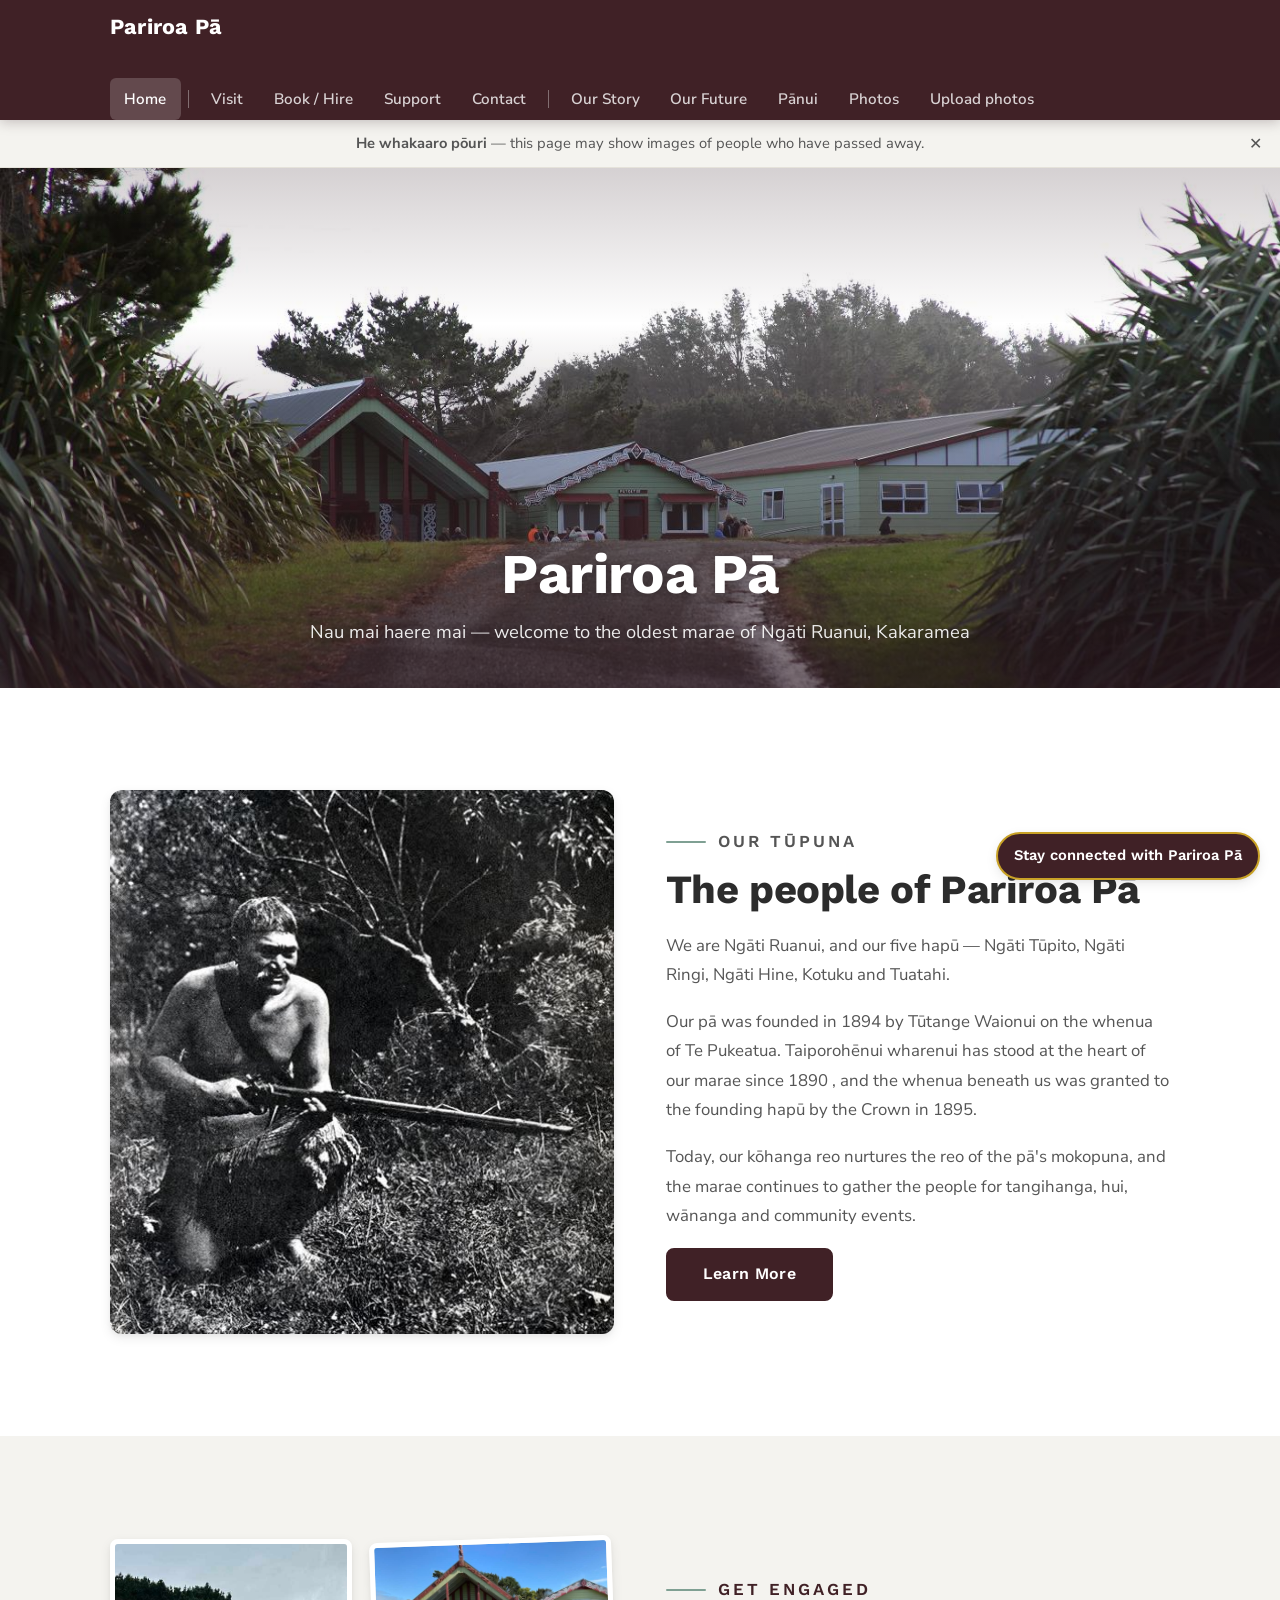
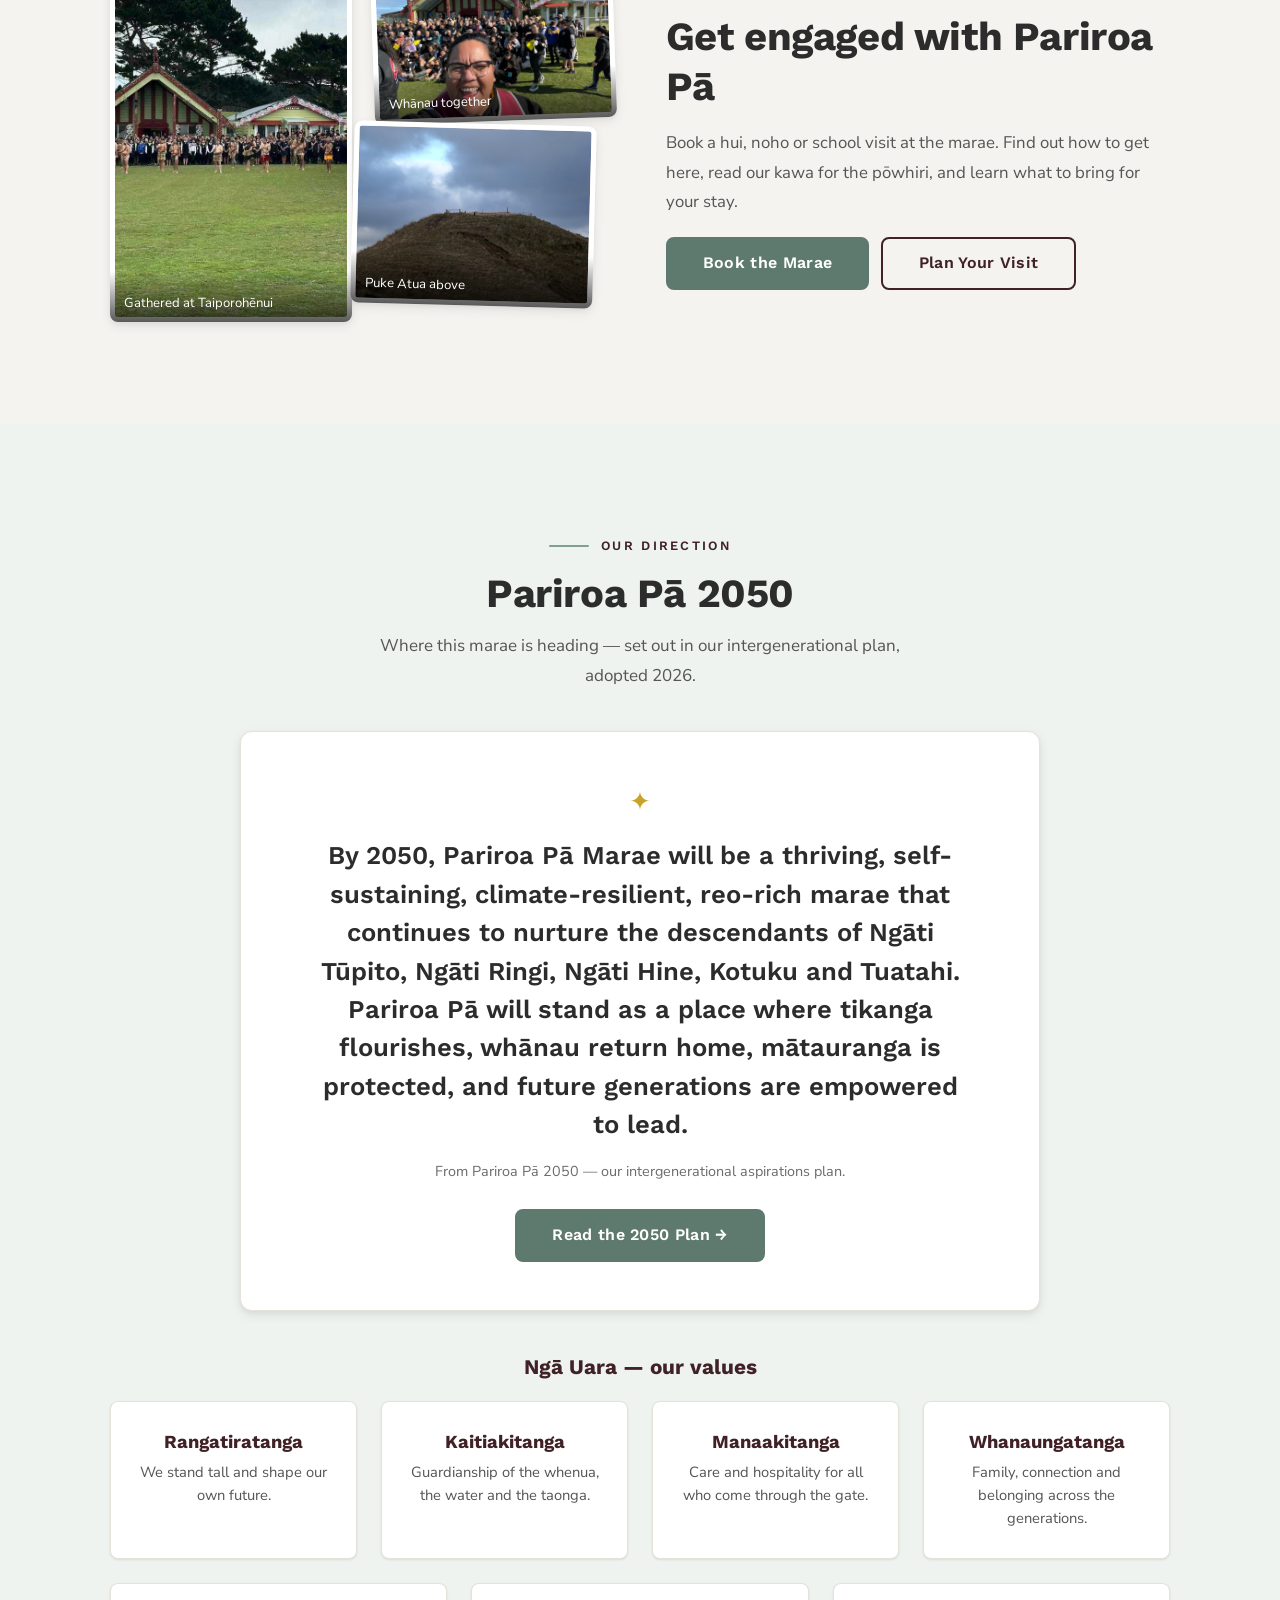
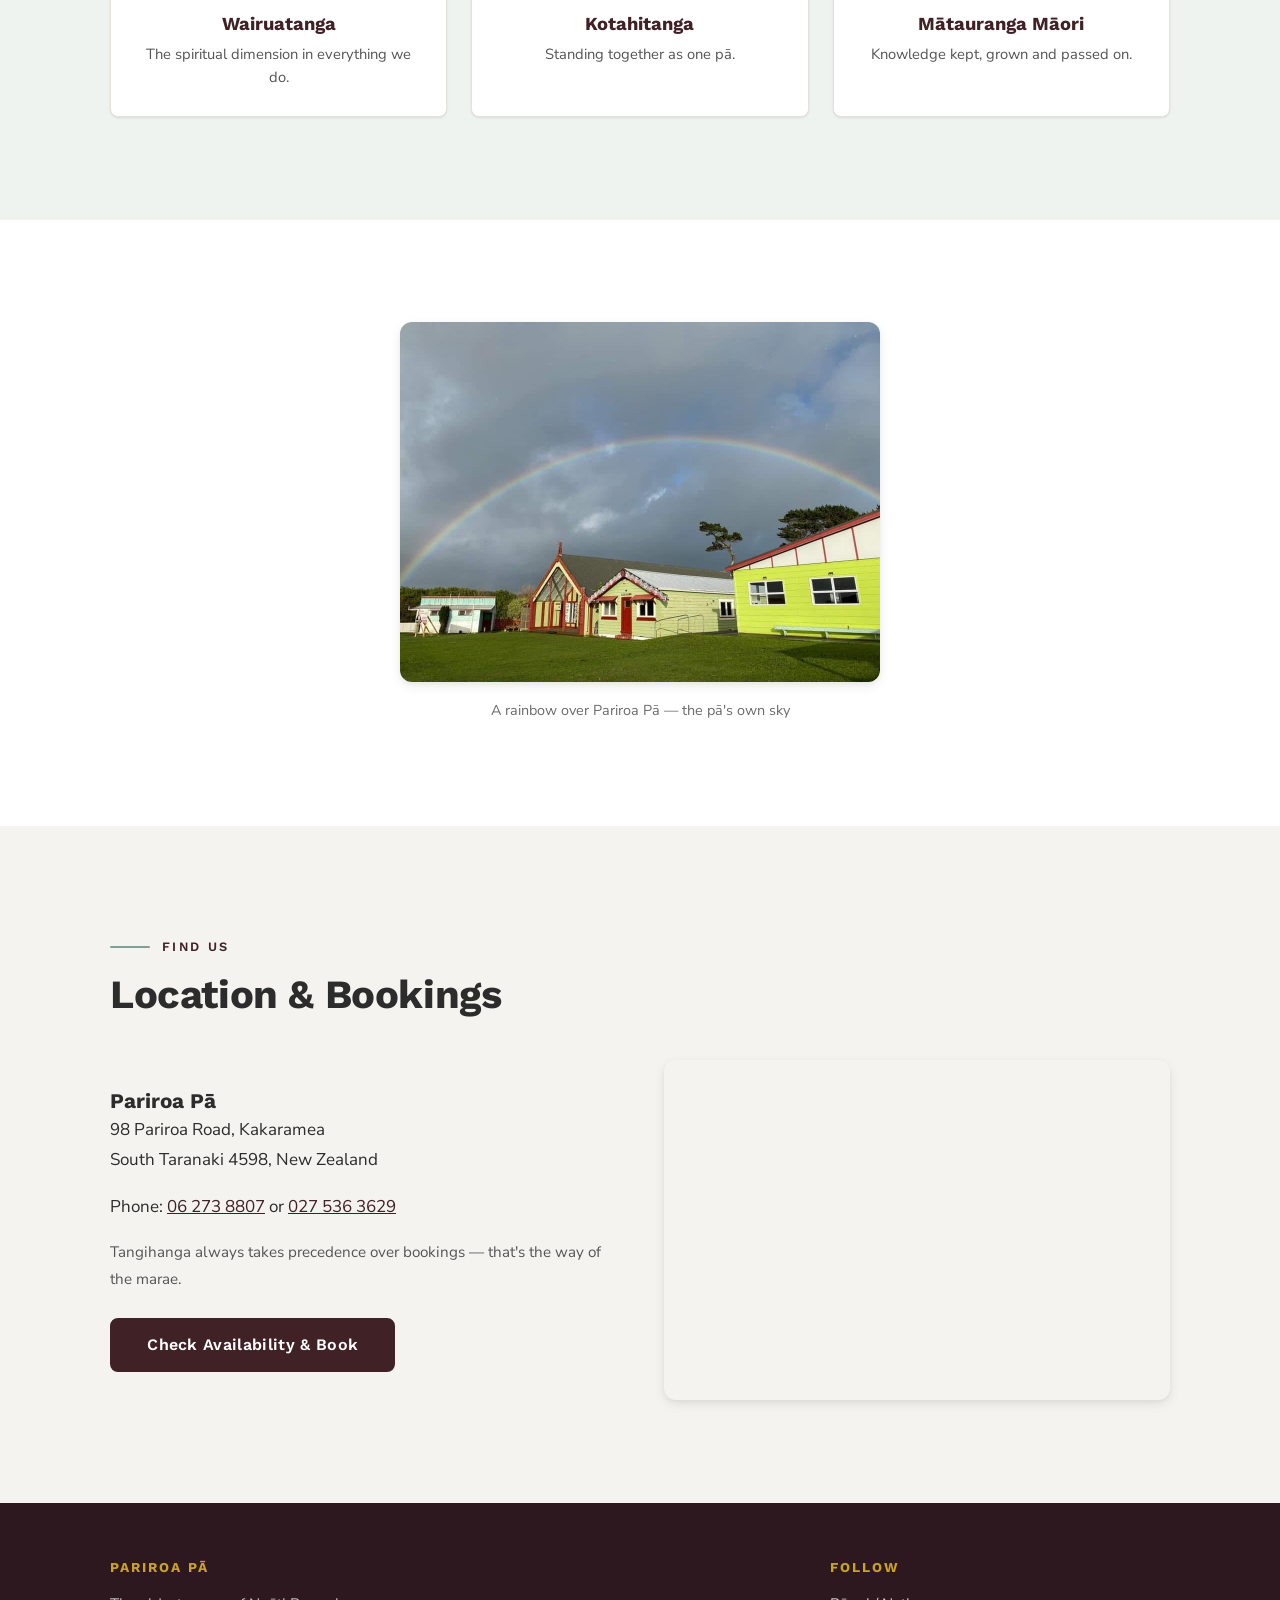
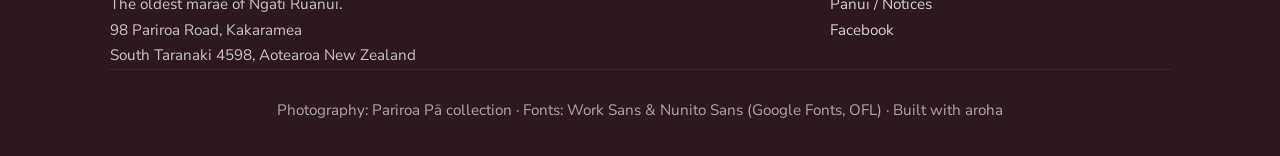
<file: site/index.html>
<!DOCTYPE html>
<html lang="en">
<head>
  <meta charset="UTF-8">
  <meta name="viewport" content="width=device-width, initial-scale=1.0">
  <title>Pariroa Pā — The oldest marae of Ngāti Ruanui</title>
  <meta name="description" content="Nau mai haere mai and welcome to Pariroa Pā, the oldest marae of Ngāti Ruanui at Kakaramea, South Taranaki. Our people, our direction — Pariroa Pā 2050 — and how to visit, book and support the marae.">
  <link rel="preconnect" href="https://fonts.googleapis.com">
  <link rel="preconnect" href="https://fonts.gstatic.com" crossorigin>
  <link href="https://fonts.googleapis.com/css2?family=Work+Sans:wght@400;600;700&family=Nunito+Sans:ital,wght@0,400;0,600;0,700;1,400&display=swap" rel="stylesheet">
  <link rel="stylesheet" href="styles.css">
</head>
<body>

  <header class="site-header">
    <div class="container">
      <a class="brand" href="index.html">Pariroa Pā</a>
      <nav class="nav" aria-label="Main">
  <a href="index.html" aria-current="page">Home</a>
  <span class="nav-sep" aria-hidden="true"></span>
  <a href="visit.html">Visit</a>
  <a href="book.html">Book / Hire</a>
  <a href="support.html">Support</a>
  <a href="contact.html">Contact</a>
  <span class="nav-sep" aria-hidden="true"></span>
  <a href="our-story.html">Our Story</a>
  <a href="our-future.html">Our Future</a>
  <a href="panui.html">Pānui</a>
  <a href="photos.html">Photos</a>
  <a href="share.html">Upload photos</a>
</nav>
    </div>
  </header>

  <!-- Cultural-safety notice (visual-deep-research §4B, decision P5). Final wording from kaumātau. -->
  <div class="passing-notice no-print" role="note">
    <p><span lang="mi"><strong>He whakaaro pōuri</strong></span> — this page may show images of people who have passed away.</p>
    <button class="passing-notice__close" type="button" aria-label="Dismiss this notice">✕</button>
  </div>

  <div class="banner">
    <img src="images/marae-02.jpg" alt="The marae complex at Pariroa Pā" fetchpriority="high" width="1404" height="936">
    <div class="banner-text">
      <h1>Pariroa Pā</h1>
      <p><span lang="mi">Nau mai haere mai</span> — welcome to the oldest marae of Ngāti Ruanui, Kakaramea</p>
    </div>
  </div>

  <main>

    <!-- THE PEOPLE -->
    <section class="section">
      <div class="container">
        <div class="info-block">
          <div class="info-photo">
            <img src="images/tupuna-tutange.jpg" alt="Tūtange Waionui, who founded Pariroa Pā in 1894" loading="lazy" width="500" height="539">
          </div>
          <div class="info-text">
            <p class="section-label">Our Tūpuna</p>
            <h2>The people of Pariroa Pā</h2>
            <p>We are Ngāti Ruanui, and our five hapū — Ngāti Tūpito, Ngāti Ringi, Ngāti Hine, Kotuku and Tuatahi. <!-- FLAG: hapū spellings per v3-plan §e.1 — kaumātau final say; Kotuku and Tuatahi written without macrons --></p>
            <p>Our pā was founded in 1894 by Tūtange Waionui on the whenua of Te Pukeatua. Taiporohēnui wharenui has stood at the heart of our marae since 1890 <!-- FLAG: build year not in the handbook digest; confirm with kaumātau (§e.4) -->, and the whenua beneath us was granted to the founding hapū by the Crown in 1895.</p>
            <p>Today, our kōhanga reo nurtures the reo of the pā's mokopuna, and the marae continues to gather the people for tangihanga, hui, wānanga and community events.</p>
            <a class="btn" href="our-story.html">Learn More</a>
          </div>
        </div>
      </div>
    </section>

    <!-- GET ENGAGED -->
    <section class="section section-alt">
      <div class="container">
        <div class="info-block rev">
          <div class="info-photo photo-collage">
            <figure class="pc-main"><img src="images/wharenui-crowd.jpg" alt="Whānau and manuhiri gathered in front of Taiporohēnui wharenui" loading="lazy" width="1080" height="810"><figcaption>Gathered at Taiporohēnui</figcaption></figure>
            <figure class="pc-b"><img src="images/wharenui-crowd-smiling.jpg" alt="Smiling faces in front of the wharenui" loading="lazy" width="960" height="720"><figcaption>Whānau together</figcaption></figure>
            <figure class="pc-c"><img src="images/puke-atua.jpg" alt="Puke Atua, the hill above Pariroa Pā" loading="lazy" width="1404" height="936"><figcaption>Puke Atua above</figcaption></figure>
          </div>
          <div class="info-text">
            <p class="section-label">Get Engaged</p>
            <h2>Get engaged with Pariroa Pā</h2>
            <p>Book a hui, noho or school visit at the marae. Find out how to get here, read our kawa for the pōwhiri, and learn what to bring for your stay.</p>
            <div style="display:flex;gap:0.75rem;flex-wrap:wrap;margin-top:1.25rem;">
              <a class="btn btn-sage" href="book.html">Book the Marae</a>
              <a class="btn btn-outline" href="visit.html">Plan Your Visit</a>
            </div>
          </div>
        </div>
      </div>
    </section>

    <!-- OUR DIRECTION — Pariroa Pā 2050 (replaces Vision/Mission/Values tri-col + four value cards) -->
    <section class="section section-sage">
      <div class="container">
        <div class="text-center">
          <p class="section-label">Our Direction</p>
          <h2 style="margin-bottom:0.75rem;">Pariroa Pā 2050</h2>
          <p style="color:var(--text-mid);max-width:36rem;margin:0 auto 2.5rem;">
            Where this marae is heading — set out in our intergenerational plan, adopted 2026.
          </p>
        </div>

        <figure class="vision-card">
          <span class="vision-card__icon" aria-hidden="true">✦</span>
          <blockquote>By 2050, Pariroa Pā Marae will be a thriving, self-sustaining, climate-resilient, reo-rich marae that continues to nurture the descendants of Ngāti Tūpito, Ngāti Ringi, Ngāti Hine, Kotuku and Tuatahi. Pariroa Pā will stand as a place where tikanga flourishes, whānau return home, mātauranga is protected, and future generations are empowered to lead.</blockquote>
          <figcaption>From Pariroa Pā 2050 — our intergenerational aspirations plan.</figcaption>
          <a class="btn btn-sage" href="our-future.html">Read the 2050 Plan →</a>
        </figure>

        <h3 class="subhead text-center"><span lang="mi">Ngā Uara</span> — our values</h3>
        <div class="values-row values-seven">
          <div class="value-card">
            <h3 lang="mi">Rangatiratanga</h3>
            <p>We stand tall and shape our own future.</p>
          </div>
          <div class="value-card">
            <h3 lang="mi">Kaitiakitanga</h3>
            <p>Guardianship of the whenua, the water and the taonga.</p>
          </div>
          <div class="value-card">
            <h3 lang="mi">Manaakitanga</h3>
            <p>Care and hospitality for all who come through the gate.</p>
          </div>
          <div class="value-card">
            <h3 lang="mi">Whanaungatanga</h3>
            <p>Family, connection and belonging across the generations.</p>
          </div>
          <div class="value-card">
            <h3 lang="mi">Wairuatanga</h3>
            <p>The spiritual dimension in everything we do.</p>
          </div>
          <div class="value-card">
            <h3 lang="mi">Kotahitanga</h3>
            <p>Standing together as one pā.</p>
          </div>
          <div class="value-card">
            <h3 lang="mi">Mātauranga Māori</h3>
            <p>Knowledge kept, grown and passed on.</p>
          </div>
        </div>
        <!-- FLAG: value names and one-liners per v3-plan §c — kaumātau review before launch -->
      </div>
    </section>

    <!-- RAINBOW MOMENT -->
    <section class="photo-center">
      <div class="container">
        <figure>
          <img src="images/pariroa-rainbow-clean.jpg" alt="A rainbow over Pariroa Pā" loading="lazy" width="960" height="720">
          <figcaption>A rainbow over Pariroa Pā — the pā's own sky</figcaption>
        </figure>
      </div>
    </section>

    <!-- FIND US & BOOK -->
    <section class="section section-alt">
      <div class="container">
        <p class="section-label">Find Us</p>
        <h2 style="margin-bottom:2.5rem;">Location &amp; Bookings</h2>
        <div class="location-section">
          <div>
            <h3>Pariroa Pā</h3>
            <p>98 Pariroa Road, Kakaramea<br>South Taranaki 4598, New Zealand</p>
            <p>Phone: <a href="tel:062738807">06 273 8807</a> or <a href="tel:0275363629">027 536 3629</a></p>
            <p style="color:var(--text-mid);font-size:0.95rem;">Tangihanga always takes precedence over bookings — that's the way of the marae.</p>
            <a class="btn" href="book.html" style="margin-top:0.5rem;">Check Availability &amp; Book</a>
          </div>
          <div class="map-box">
            <iframe title="Map showing Pariroa Pā at 98 Pariroa Road, Kakaramea" src="https://www.google.com/maps?q=Pariroa+Marae+98+Pariroa+Road+Kakaramea&output=embed" loading="lazy"></iframe>
          </div>
        </div>
      </div>
    </section>

  </main>

  <footer class="site-footer">
    <div class="container">
      <div class="footer-cols">
        <div>
          <h3>Pariroa Pā</h3>
          <p>The oldest marae of Ngāti Ruanui.<br>98 Pariroa Road, Kakaramea<br>South Taranaki 4598, Aotearoa New Zealand</p>
        </div>
        <div>
          <h3>Follow</h3>
          <p><a href="panui.html">Pānui / Notices</a><br><a href="https://www.facebook.com/groups/630582840908596/" rel="noopener">Facebook</a></p>
        </div>
      </div>
      <p class="footer-credits">Photography: Pariroa Pā collection &middot; Fonts: Work Sans &amp; Nunito Sans (Google Fonts, OFL) &middot; Built with aroha</p>
    </div>
  </footer>

  <div class="mobile-cta no-print"><a class="btn" href="book.html">Book the Marae</a></div>
  <script src="main.js" defer></script>
</body>
</html>
</file>
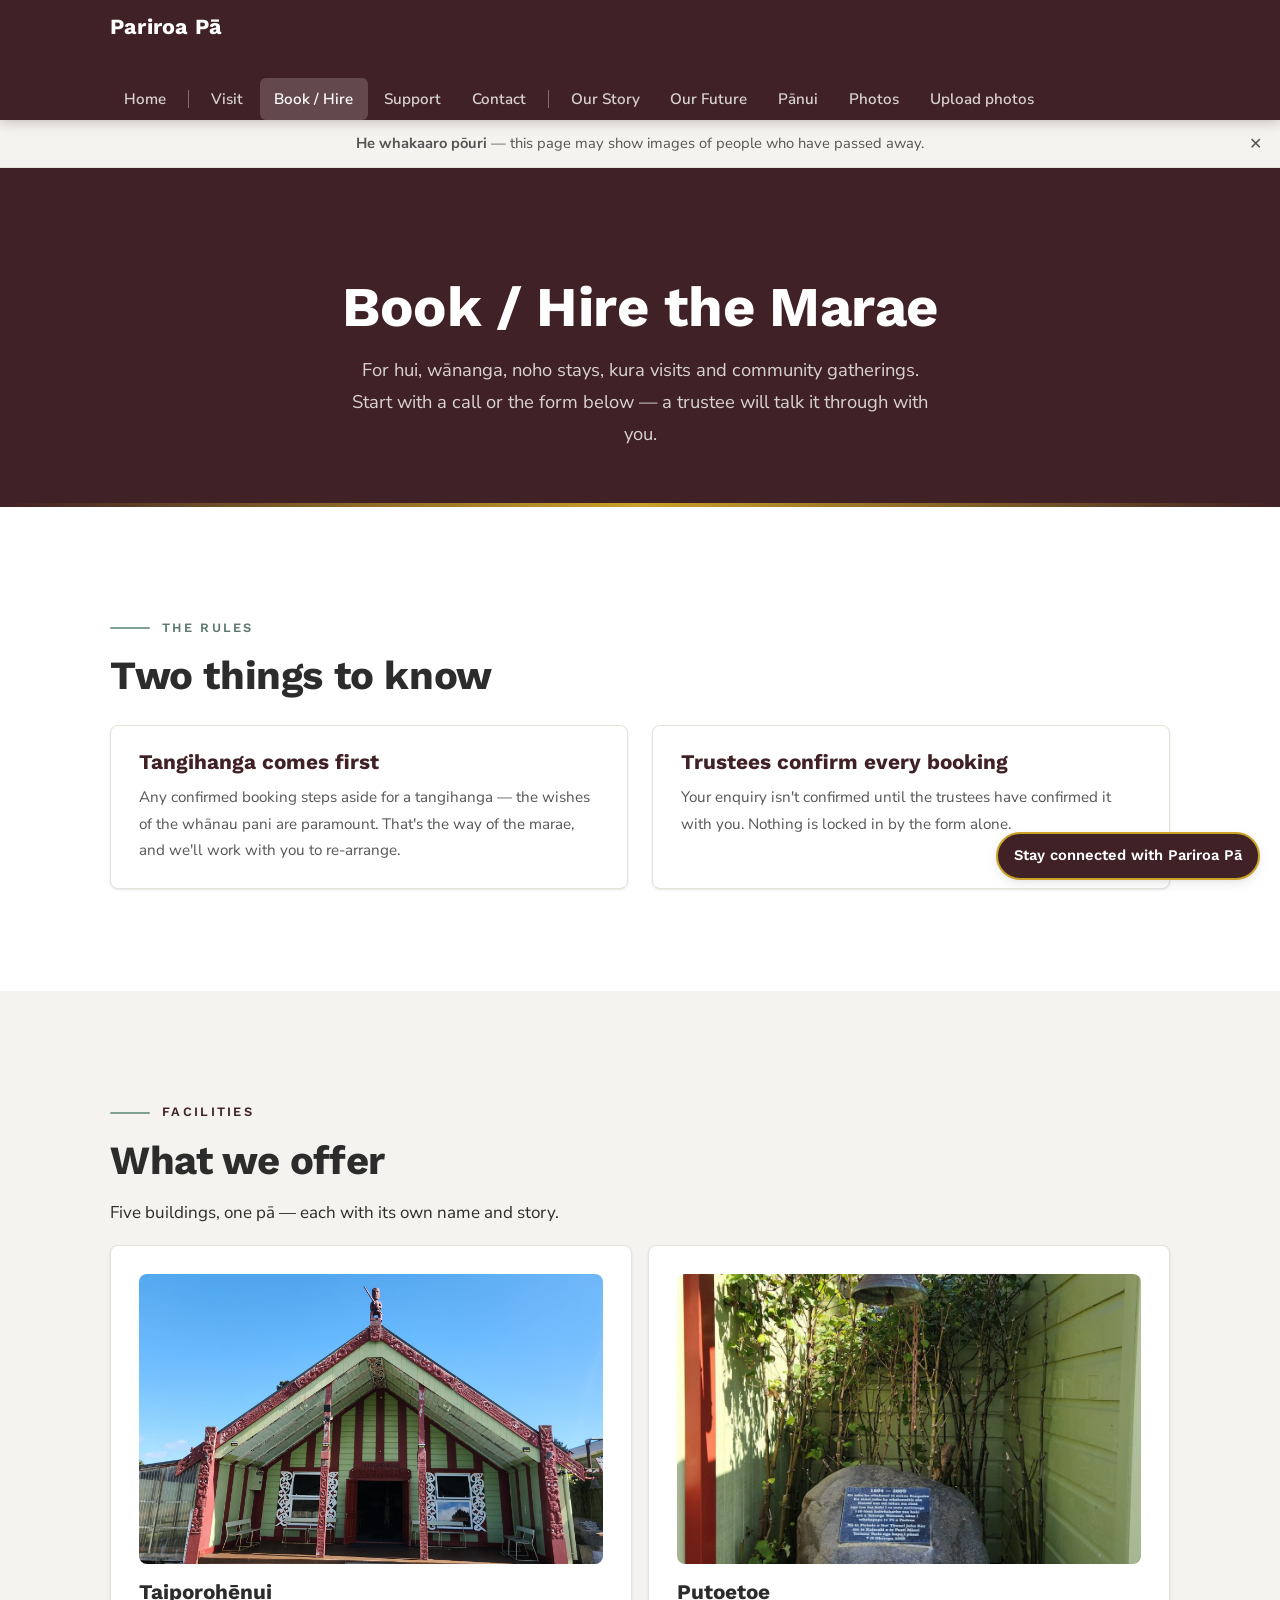
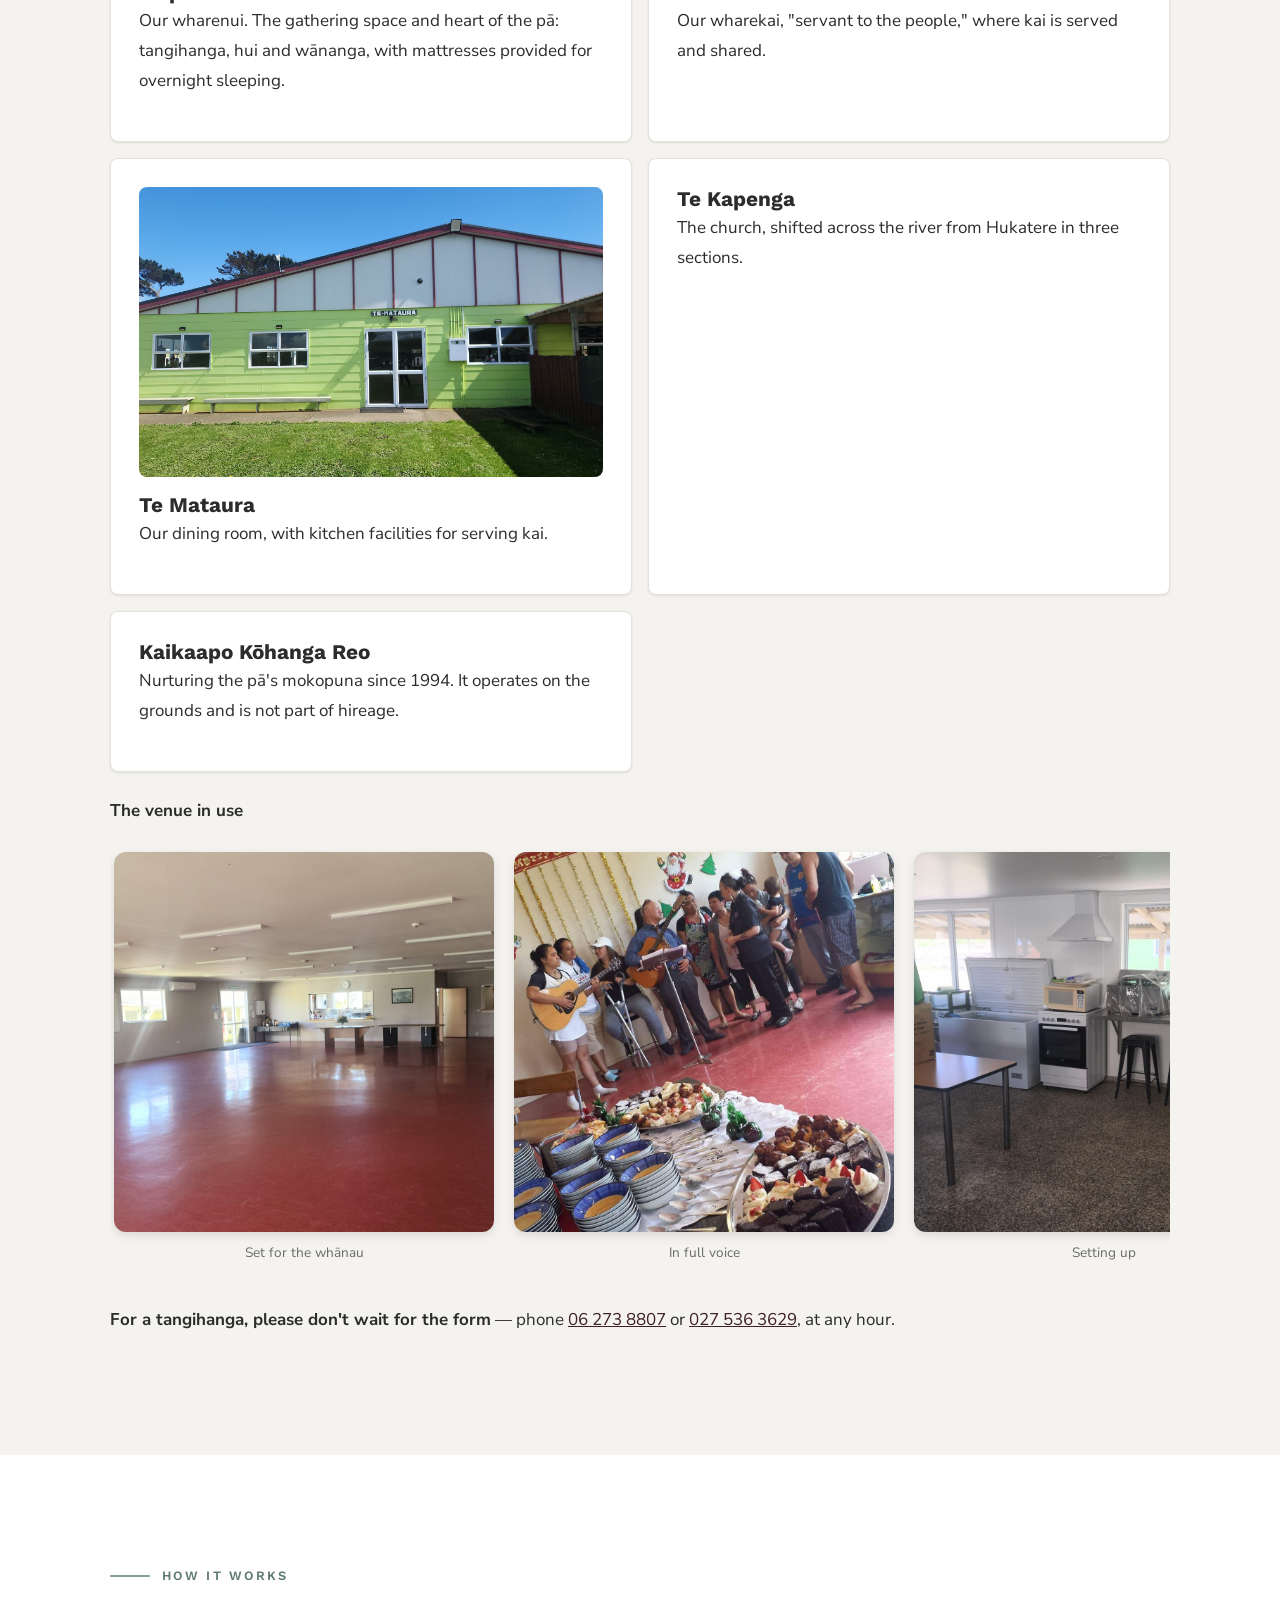
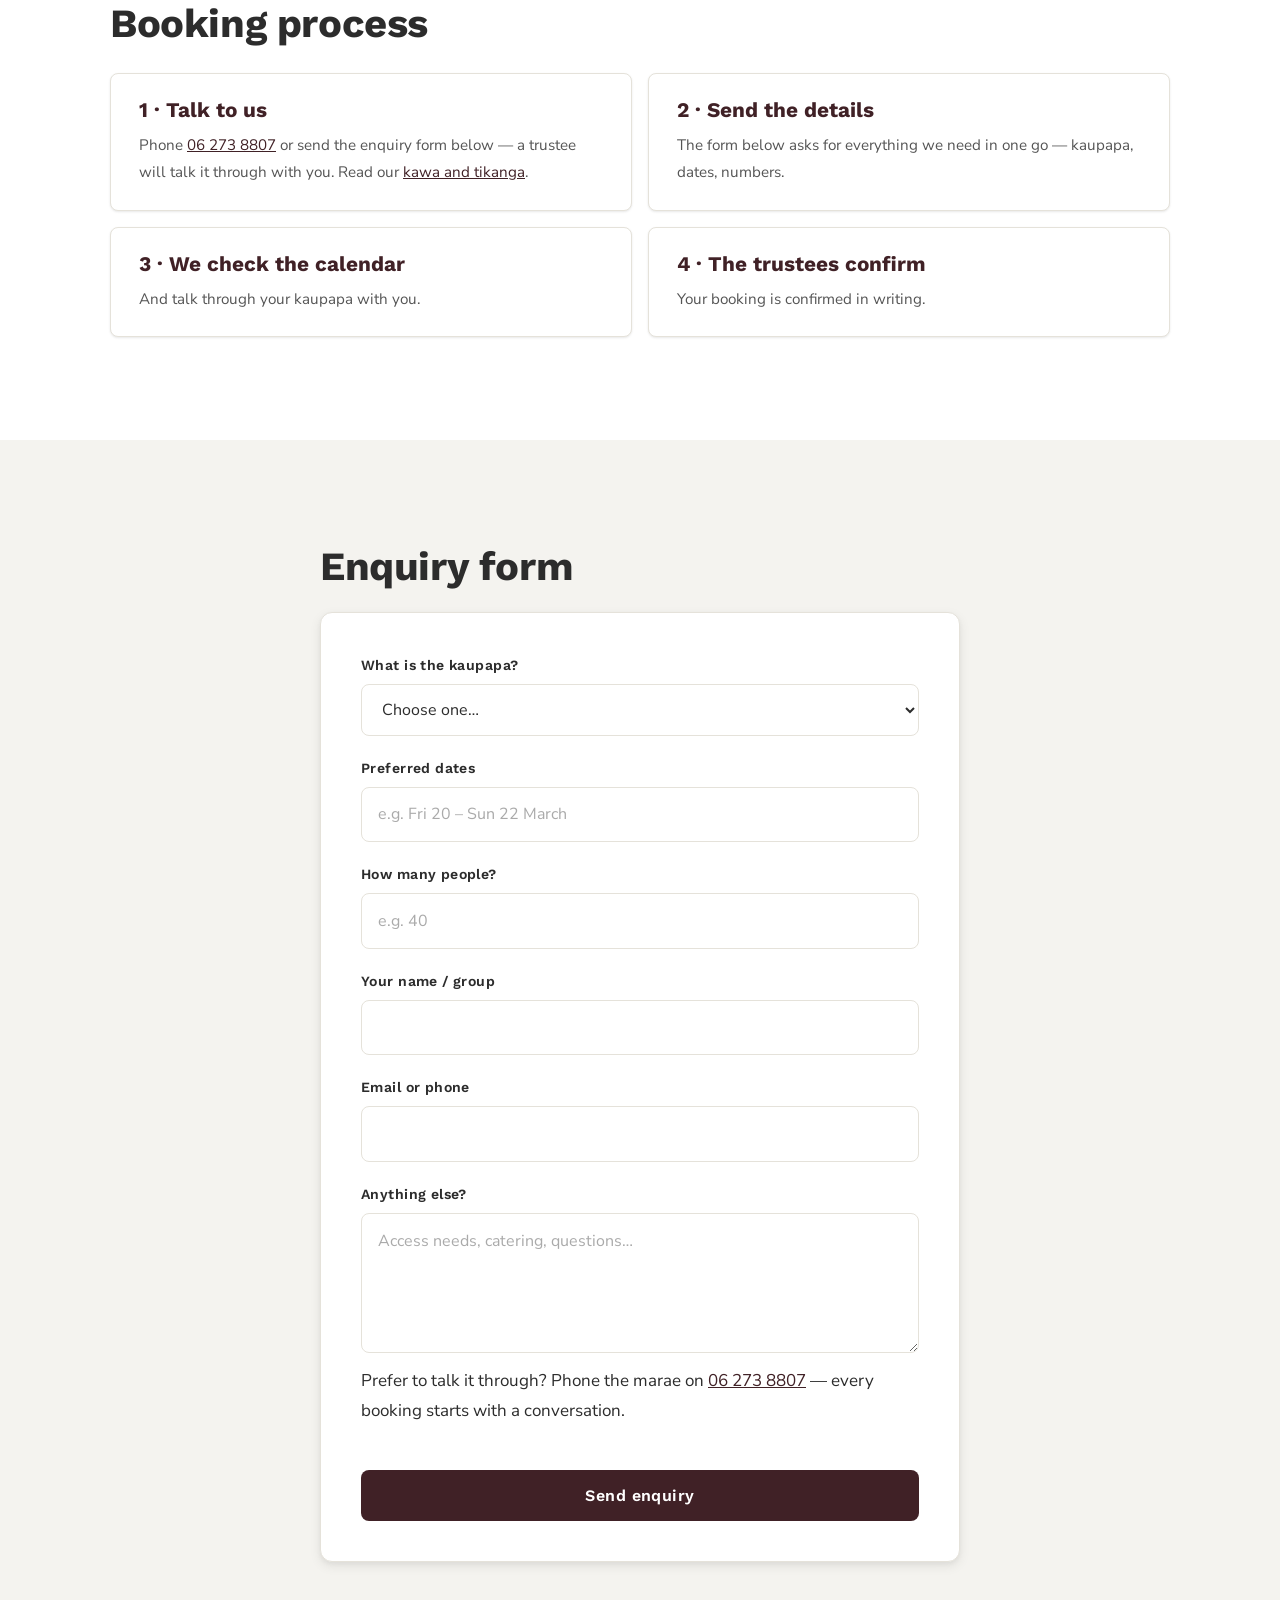
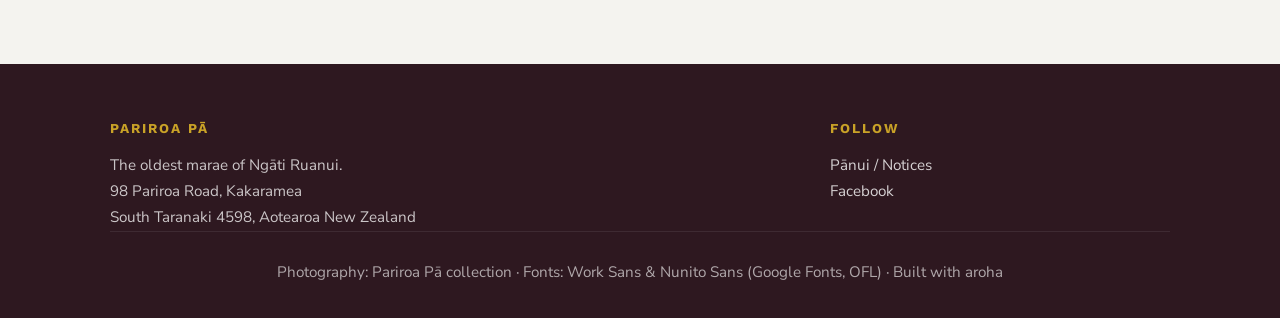
<file: site/book.html>
<!DOCTYPE html>
<html lang="en">
<head>
  <meta charset="UTF-8"><meta name="viewport" content="width=device-width, initial-scale=1.0">
  <title>Book / Hire — Pariroa Pā</title>
  <meta name="description" content="Book Pariroa Pā for hui, wānanga, noho stays and school visits. Our five facilities, the booking process, and a simple enquiry form.">
  <link rel="preconnect" href="https://fonts.googleapis.com"><link rel="preconnect" href="https://fonts.gstatic.com" crossorigin>
  <link href="https://fonts.googleapis.com/css2?family=Work+Sans:wght@400;600;700&family=Nunito+Sans:ital,wght@0,400;0,600;0,700;1,400&display=swap" rel="stylesheet">
  <link rel="stylesheet" href="styles.css">
</head>
<body>
  <header class="site-header"><div class="container">
    <a class="brand" href="index.html">Pariroa Pā</a>
    <nav class="nav" aria-label="Main">
  <a href="index.html">Home</a>
  <span class="nav-sep" aria-hidden="true"></span>
  <a href="visit.html">Visit</a>
  <a href="book.html" aria-current="page">Book / Hire</a>
  <a href="support.html">Support</a>
  <a href="contact.html">Contact</a>
  <span class="nav-sep" aria-hidden="true"></span>
  <a href="our-story.html">Our Story</a>
  <a href="our-future.html">Our Future</a>
  <a href="panui.html">Pānui</a>
  <a href="photos.html">Photos</a>
  <a href="share.html">Upload photos</a>
</nav>
  </div></header>
  <!-- Cultural-safety notice (photos of people added 2026-10-01; main.js handles the dismiss). -->
  <div class="passing-notice no-print" role="note">
    <p><span lang="mi"><strong>He whakaaro pōuri</strong></span> — this page may show images of people who have passed away.</p>
    <button class="passing-notice__close" type="button" aria-label="Dismiss this notice">✕</button>
  </div>
  <div class="page-head"><div class="container"><h1>Book / Hire the Marae</h1><p>For hui, wānanga, noho stays, kura visits and community gatherings. Start with a call or the form below — a trustee will talk it through with you.</p></div></div>
  <main>
    <section class="section">
      <div class="container">
        <p class="section-label">The Rules</p>
        <h2 style="margin-bottom:1.5rem;">Two things to know</h2>
        <div class="feature-row">
          <div class="feature-box"><h3>Tangihanga comes first</h3><p>Any confirmed booking steps aside for a tangihanga — the wishes of the whānau pani are paramount. That's the way of the marae, and we'll work with you to re-arrange.</p></div>
          <div class="feature-box"><h3>Trustees confirm every booking</h3><p>Your enquiry isn't confirmed until the trustees have confirmed it with you. Nothing is locked in by the form alone.</p></div>
        </div>
      </div>
    </section>
    <section class="section section-alt">
      <div class="container">
        <p class="section-label">Facilities</p>
        <h2 style="margin-bottom:0.75rem;">What we offer</h2>
        <p>Five buildings, one pā — each with its own name and story.</p>
        <div class="feature-row" style="gap:1rem;">
              <div class="card"><img class="card-photo" src="images/wharenui-exterior.jpg" alt="Exterior of the carved Taiporohēnui wharenui against a blue sky." loading="lazy" width="1920" height="1080"><h3 lang="mi">Taiporohēnui</h3><p>Our wharenui. The gathering space and heart of the pā: tangihanga, hui and wānanga, with mattresses provided for overnight sleeping.</p></div>
              <div class="card"><img class="card-photo" src="images/putoetoe-verandah.jpg" alt="Putoetoe's bell — the pere — above the memorial stone beside her front." loading="lazy" width="1080" height="1920"><h3 lang="mi">Putoetoe</h3><p>Our wharekai, "servant to the people," where kai is served and shared.</p></div>
              <div class="card"><img class="card-photo" src="images/te-mataura-exterior.jpg" alt="Exterior of the Te Mataura dining room." loading="lazy" width="1920" height="1080"><h3 lang="mi">Te Mataura</h3><p>Our dining room, with kitchen facilities for serving kai.</p></div>
              <div class="card"><!-- FLAG: no photo of Te Kapenga yet — capture one --><h3 lang="mi">Te Kapenga</h3><p>The church, shifted across the river from Hukatere in three sections.</p>
                <!-- FLAG: move date uncertain (Pātea Hist. Soc. says 1911, handbook says c.1905–30) and spelling (Te Kapenga vs Te Kepenga) — kaumātau to confirm. --></div>
              <div class="card"><!-- FLAG: no photo of the kōhanga yet — capture one --><h3 lang="mi">Kaikaapo Kōhanga Reo</h3><p>Nurturing the pā's mokopuna since 1994. It operates on the grounds and is not part of hireage.</p></div>
            </div>
            <p style="margin-top:1.5rem;"><strong>The venue in use</strong></p>
            <div class="photo-strip">
              <figure><img src="images/te-mataura-dining.jpg" alt="The Te Mataura dining room set for the whānau." loading="lazy" width="1920" height="1080"><figcaption>Set for the whānau</figcaption></figure>
              <!-- FLAG: people shown — trustee/kaumātau sign-off before launch -->
              <figure><img src="images/marae-gathering-music-kai.jpg" alt="Whānau singing together at the marae." loading="lazy" width="1080" height="1920"><figcaption>In full voice</figcaption></figure>
              <!-- FLAG: people shown — trustee/kaumātau sign-off before launch -->
              <figure><img src="images/wharekai-setting-up.jpg" alt="A person setting out equipment in the wharekai." loading="lazy" width="1920" height="1080"><figcaption>Setting up</figcaption></figure>
            </div>
            <p style="margin-top:1.25rem;"><strong>For a tangihanga, please don't wait for the form</strong> — phone <a href="tel:062738807">06 273 8807</a> or <a href="tel:0275363629">027 536 3629</a>, at any hour.</p>
      </div>
    </section>
    <section class="section">
      <div class="container">
        <p class="section-label">How It Works</p>
        <h2 style="margin-bottom:1.5rem;">Booking process</h2>
        <div class="feature-row" style="gap:1rem;">
          <div class="feature-box"><h3>1 · Talk to us</h3><p>Phone <a href="tel:062738807">06 273 8807</a> or send the enquiry form below — a trustee will talk it through with you. Read our <a href="visit.html">kawa and tikanga</a>.</p></div>
          <div class="feature-box"><h3>2 · Send the details</h3><p>The form below asks for everything we need in one go — kaupapa, dates, numbers.</p></div>
          <div class="feature-box"><h3>3 · We check the calendar</h3><p>And talk through your kaupapa with you.</p></div>
          <div class="feature-box"><h3>4 · The trustees confirm</h3><p>Your booking is confirmed in writing.</p></div>
        </div>
      </div>
    </section>
    <section class="section section-alt">
      <div class="container">
        <div class="form-wrap">
          <h2>Enquiry form</h2>
          <form action="#" method="post">
            <label for="kaupapa">What is the kaupapa?</label>
            <select id="kaupapa" name="kaupapa" required><option value="">Choose one…</option><option>Hui / meeting</option><option>Noho / overnight stay</option><option>Kura / school visit</option><option>Wānanga / training</option><option>Church service</option><option>Community gathering</option><option>Something else</option></select>
            <label for="dates">Preferred dates</label>
            <input id="dates" name="dates" type="text" placeholder="e.g. Fri 20 – Sun 22 March" required>
            <label for="numbers">How many people?</label>
            <input id="numbers" name="numbers" type="number" min="1" placeholder="e.g. 40" required>
            <label for="name">Your name / group</label>
            <input id="name" name="name" type="text" autocomplete="name" required>
            <label for="contact">Email or phone</label>
            <input id="contact" name="contact" type="text" autocomplete="email" required>
            <label for="extra">Anything else?</label>
            <textarea id="extra" name="extra" rows="4" placeholder="Access needs, catering, questions…"></textarea>
            <p style="margin:0.25rem 0 1rem;">Prefer to talk it through? Phone the marae on <a href="tel:062738807">06 273 8807</a> — every booking starts with a conversation.</p>
            <button type="submit">Send enquiry</button>
          </form>
          <!-- DEV: form still posts to "#" — wire to a form service or mailto before launch, or replace with a phone CTA. The phone line above keeps nobody stranded meanwhile. -->
        </div>
      </div>
    </section>
  </main>
  <footer class="site-footer"><div class="container"><div class="footer-cols">
    <div><h3>Pariroa Pā</h3><p>The oldest marae of Ngāti Ruanui.<br>98 Pariroa Road, Kakaramea<br>South Taranaki 4598, Aotearoa New Zealand</p></div>
    <div><h3>Follow</h3><p><a href="panui.html">Pānui / Notices</a><br><a href="https://www.facebook.com/groups/630582840908596/" rel="noopener">Facebook</a></p></div>
  </div><p class="footer-credits">Photography: Pariroa Pā collection &middot; Fonts: Work Sans &amp; Nunito Sans (Google Fonts, OFL) &middot; Built with aroha</p></div></footer>
  <div class="mobile-cta no-print"><a class="btn" href="tel:062738807">Call the Marae</a></div>
  <script src="main.js" defer></script>
</body>
</html>
</file>
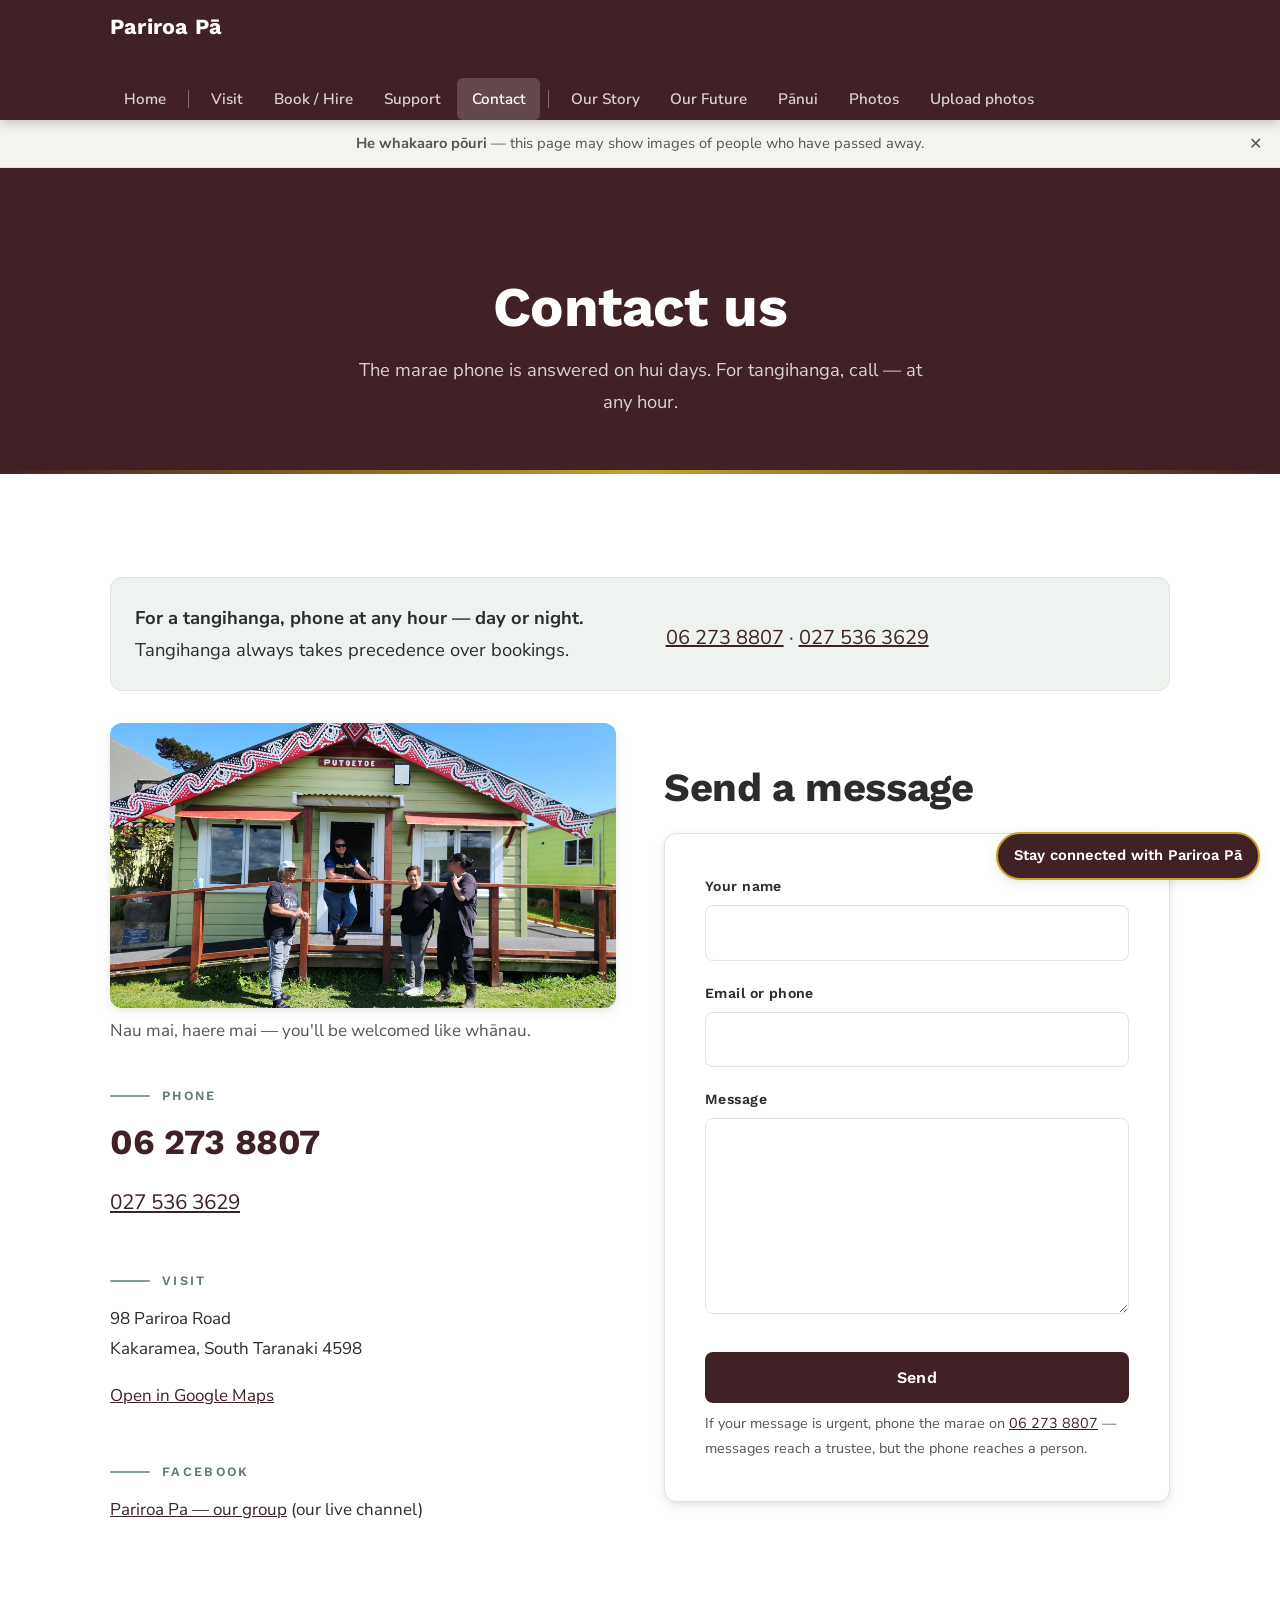
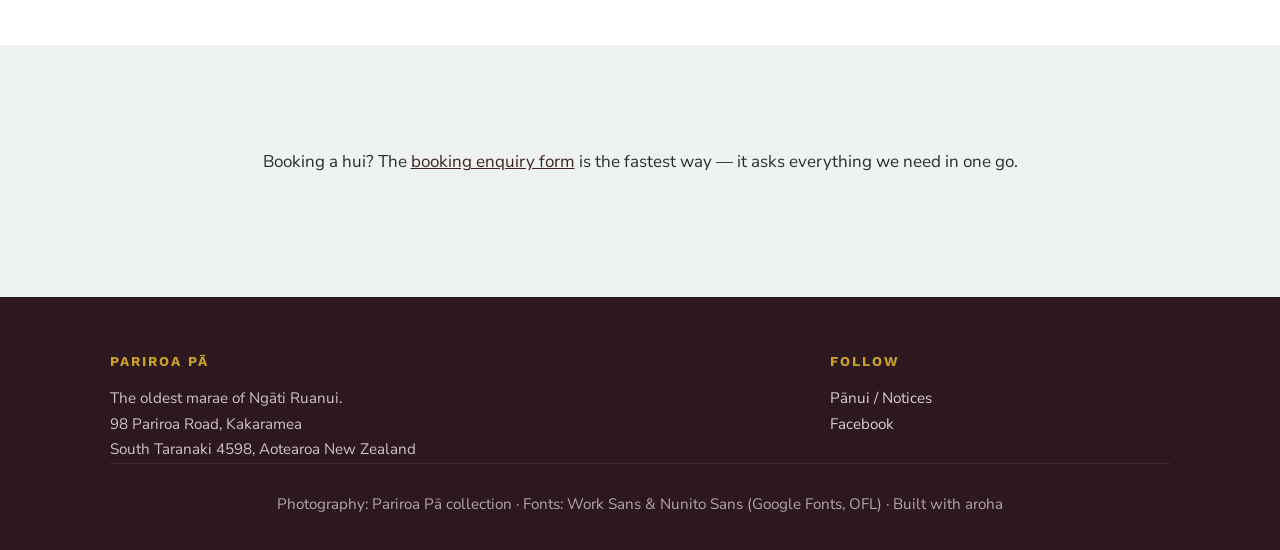
<file: site/contact.html>
<!DOCTYPE html>
<html lang="en">
<head>
  <meta charset="UTF-8"><meta name="viewport" content="width=device-width, initial-scale=1.0">
  <title>Contact — Pariroa Pā</title>
  <meta name="description" content="Contact Pariroa Pā — phone the marae on 06 273 8807, find us at 98 Pariroa Road, Kakaramea, South Taranaki.">
  <link rel="preconnect" href="https://fonts.googleapis.com"><link rel="preconnect" href="https://fonts.gstatic.com" crossorigin>
  <link href="https://fonts.googleapis.com/css2?family=Work+Sans:wght@400;600;700&family=Nunito+Sans:ital,wght@0,400;0,600;0,700;1,400&display=swap" rel="stylesheet">
  <link rel="stylesheet" href="styles.css">
</head>
<body>
  <header class="site-header"><div class="container">
    <a class="brand" href="index.html">Pariroa Pā</a>
    <nav class="nav" aria-label="Main">
  <a href="index.html">Home</a>
  <span class="nav-sep" aria-hidden="true"></span>
  <a href="visit.html">Visit</a>
  <a href="book.html">Book / Hire</a>
  <a href="support.html">Support</a>
  <a href="contact.html" aria-current="page">Contact</a>
  <span class="nav-sep" aria-hidden="true"></span>
  <a href="our-story.html">Our Story</a>
  <a href="our-future.html">Our Future</a>
  <a href="panui.html">Pānui</a>
  <a href="photos.html">Photos</a>
  <a href="share.html">Upload photos</a>
</nav>
  </div></header>
  <!-- Cultural-safety notice (photos of people added 2026-10-01; main.js handles the dismiss). -->
  <div class="passing-notice no-print" role="note">
    <p><span lang="mi"><strong>He whakaaro pōuri</strong></span> — this page may show images of people who have passed away.</p>
    <button class="passing-notice__close" type="button" aria-label="Dismiss this notice">✕</button>
  </div>
  <div class="page-head"><div class="container"><h1>Contact us</h1><p>The marae phone is answered on hui days. For tangihanga, call — at any hour.</p></div></div>
  <main>
    <section class="section">
      <div class="container">
        <div class="info-block" style="margin-bottom:2rem;background:var(--bg-sage);border:1px solid var(--border);border-radius:var(--radius-lg);padding:1.5rem;">
          <p style="margin:0;font-size:1.15rem;"><strong>For a tangihanga, phone at any hour — day or night.</strong> Tangihanga always takes precedence over bookings.</p>
          <p style="margin:0.5rem 0 0;font-size:1.25rem;"><a href="tel:062738807">06 273 8807</a> · <a href="tel:0275363629">027 536 3629</a></p>
        </div>
        <div class="location-section">
          <div>
            <!-- FLAG: people shown — trustee/kaumātau sign-off before launch -->
            <figure class="info-photo" style="margin:0 0 2rem;">
              <img src="images/whanau-putoetoe-front.jpg" alt="Smiling whānau at the front of the Putoetoe wharekai" loading="lazy" width="1920" height="1080">
              <figcaption style="padding-top:0.5rem;color:var(--text-mid);">Nau mai, haere mai — you'll be welcomed like whānau.</figcaption>
            </figure>
            <p class="section-label">Phone</p>
            <h2 style="font-size:2.2rem;"><a href="tel:062738807">06 273 8807</a></h2>
            <p style="font-size:1.3rem;"><a href="tel:0275363629">027 536 3629</a></p>
            <p class="section-label" style="margin-top:2rem;">Visit</p>
            <p>98 Pariroa Road<br>Kakaramea, South Taranaki 4598</p>
            <p><a href="https://www.google.com/maps/search/?api=1&amp;query=Pariroa+Marae+98+Pariroa+Road+Kakaramea">Open in Google Maps</a></p>
            <p class="section-label" style="margin-top:2rem;">Facebook</p>
            <p><a href="https://www.facebook.com/groups/630582840908596/" rel="noopener">Pariroa Pa — our group</a> (our live channel)</p>
            <!-- FLAG: "Pariroa Pa" written here without a macron, inherited from v2 — verify against the Facebook group's registered name with trustees; change to "Pariroa Pā" only if the group's own name carries the macron. -->
            <!-- FLAG: no email address anywhere on v2 — deliberate or a gap? If deliberate, add "Phone is the best way to reach the marae." If not, supply one. Either way, resolve before launch. -->
          </div>
          <div>
            <div class="form-wrap" style="max-width:100%;">
              <h2>Send a message</h2>
              <form action="#" method="post">
                <label for="name">Your name</label>
                <input id="name" name="name" type="text" autocomplete="name" required>
                <label for="contact">Email or phone</label>
                <input id="contact" name="contact" type="text" autocomplete="email" required>
                <label for="message">Message</label>
                <textarea id="message" name="message" rows="6" required></textarea>
                <button type="submit">Send</button>
                <p style="margin:0.5rem 0 0;font-size:.9rem;color:var(--text-mid);">If your message is urgent, phone the marae on <a href="tel:062738807">06 273 8807</a> — messages reach a trustee, but the phone reaches a person.</p>
              </form>
              <!-- DEV: form still posts to "#" — wire to a form service or mailto before launch, or replace with a phone CTA. -->
            </div>
          </div>
        </div>
      </div>
    </section>
    <section class="section section-sage">
      <div class="container" style="text-align:center;">
        <p>Booking a hui? The <a href="book.html">booking enquiry form</a> is the fastest way — it asks everything we need in one go.</p>
      </div>
    </section>
  </main>
  <footer class="site-footer"><div class="container"><div class="footer-cols">
    <div><h3>Pariroa Pā</h3><p>The oldest marae of Ngāti Ruanui.<br>98 Pariroa Road, Kakaramea<br>South Taranaki 4598, Aotearoa New Zealand</p></div>
    <div><h3>Follow</h3><p><a href="panui.html">Pānui / Notices</a><br><a href="https://www.facebook.com/groups/630582840908596/" rel="noopener">Facebook</a></p></div>
  </div><p class="footer-credits">Photography: Pariroa Pā collection &middot; Fonts: Work Sans &amp; Nunito Sans (Google Fonts, OFL) &middot; Built with aroha</p></div></footer>
  <div class="mobile-cta no-print"><a class="btn" href="book.html">Book the Marae</a></div>
  <script src="main.js" defer></script>
</body>
</html>
</file>
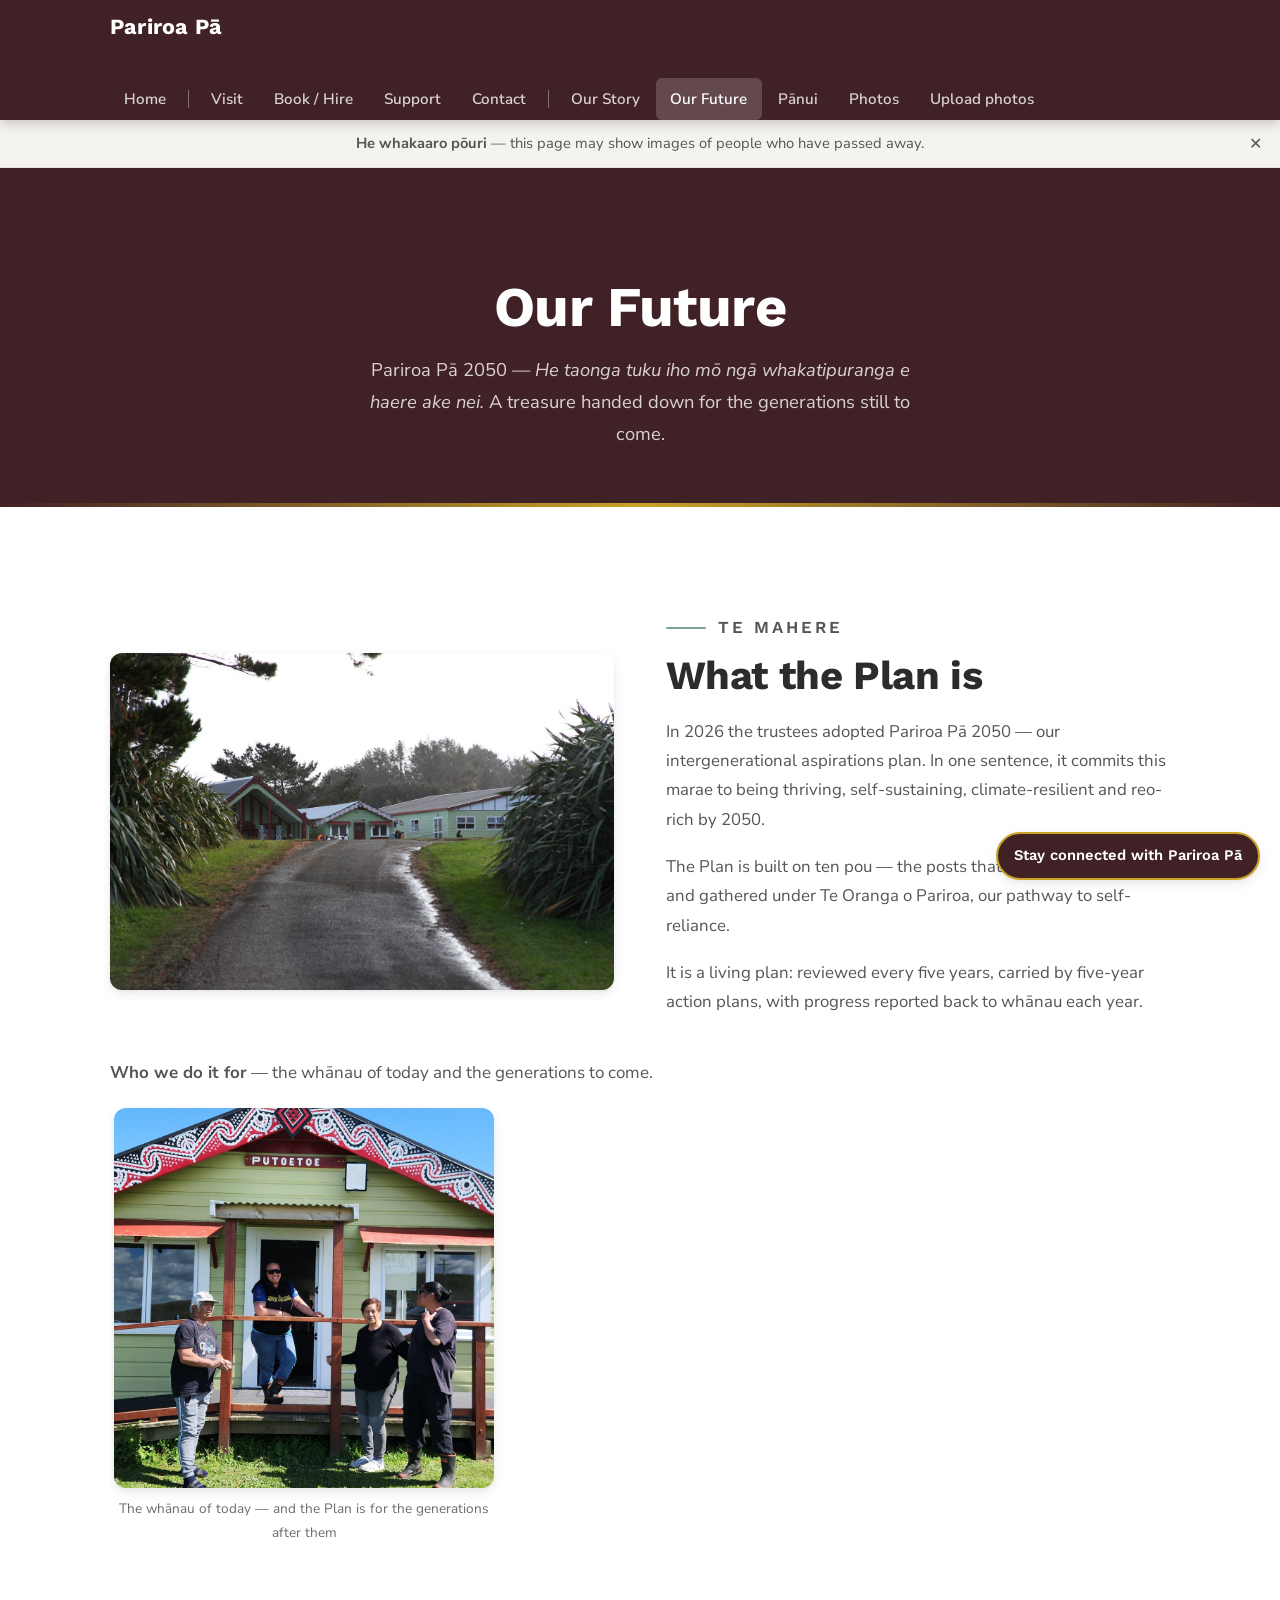
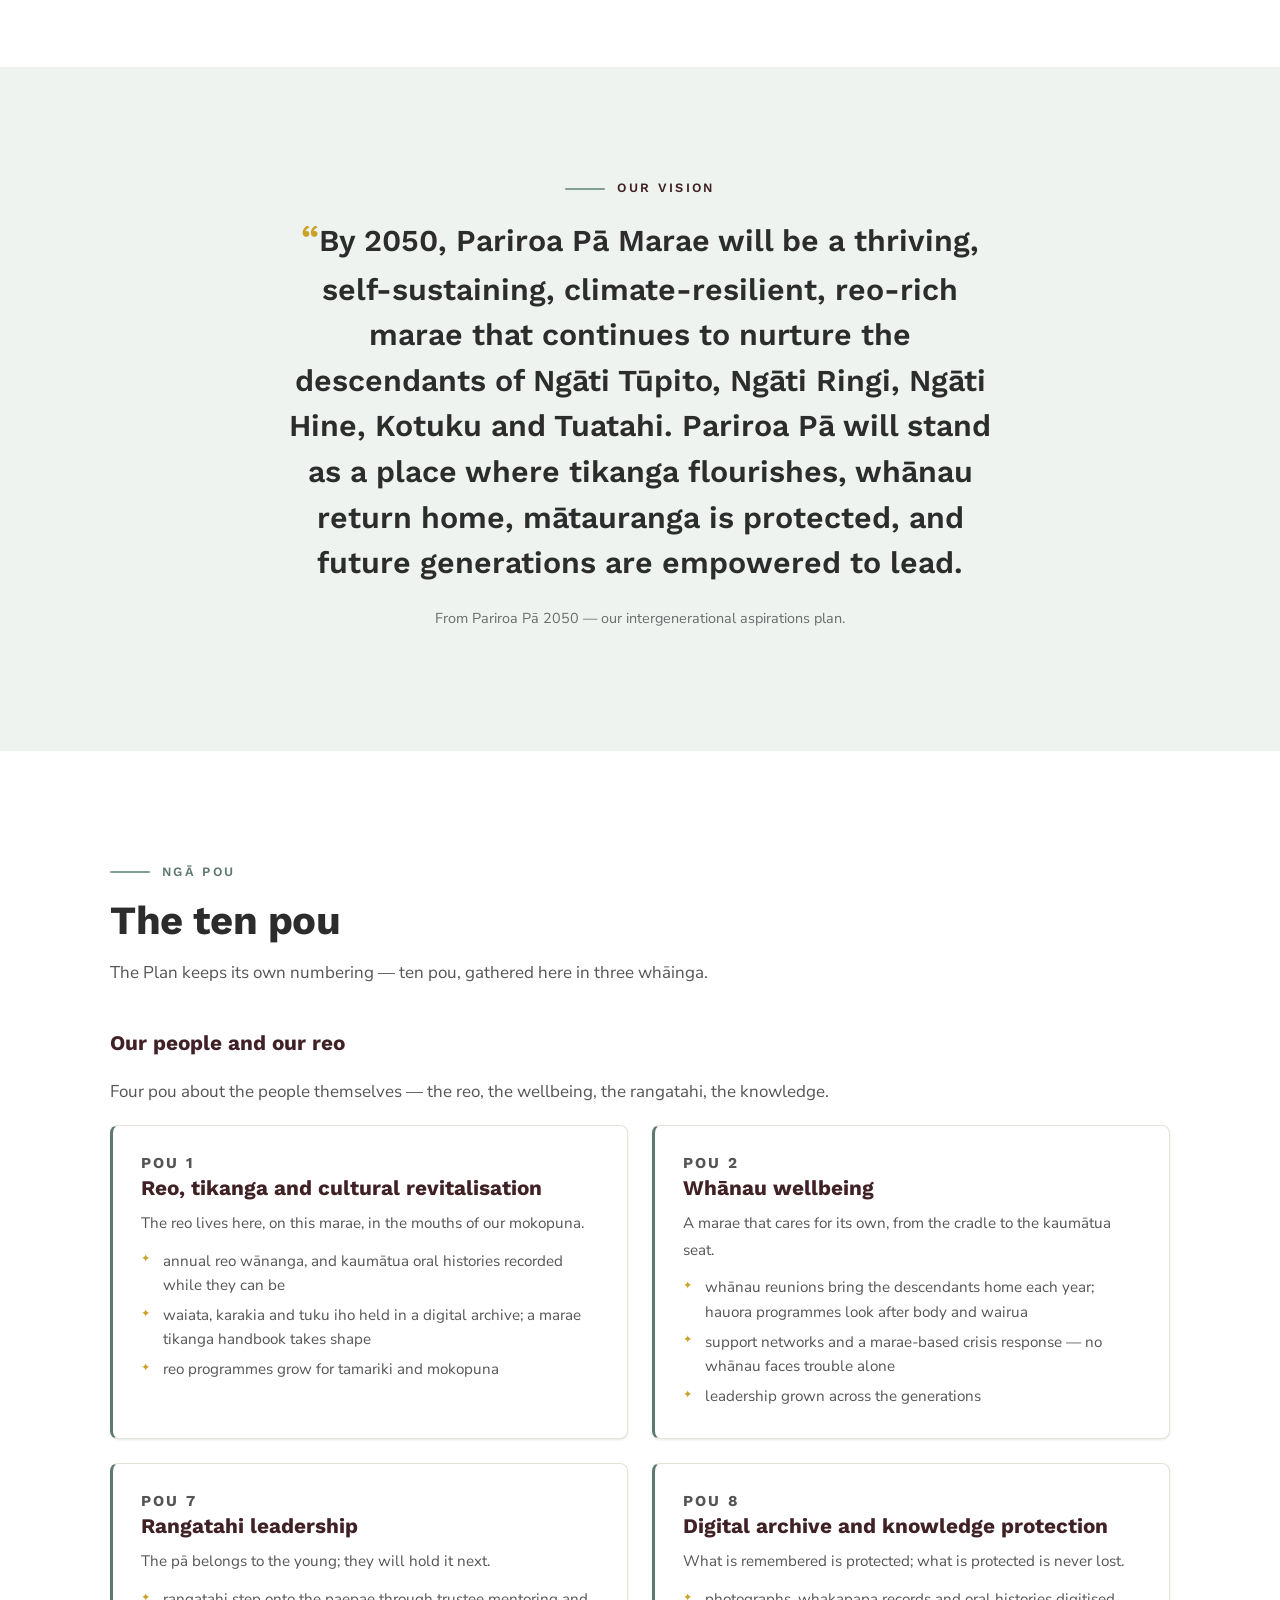
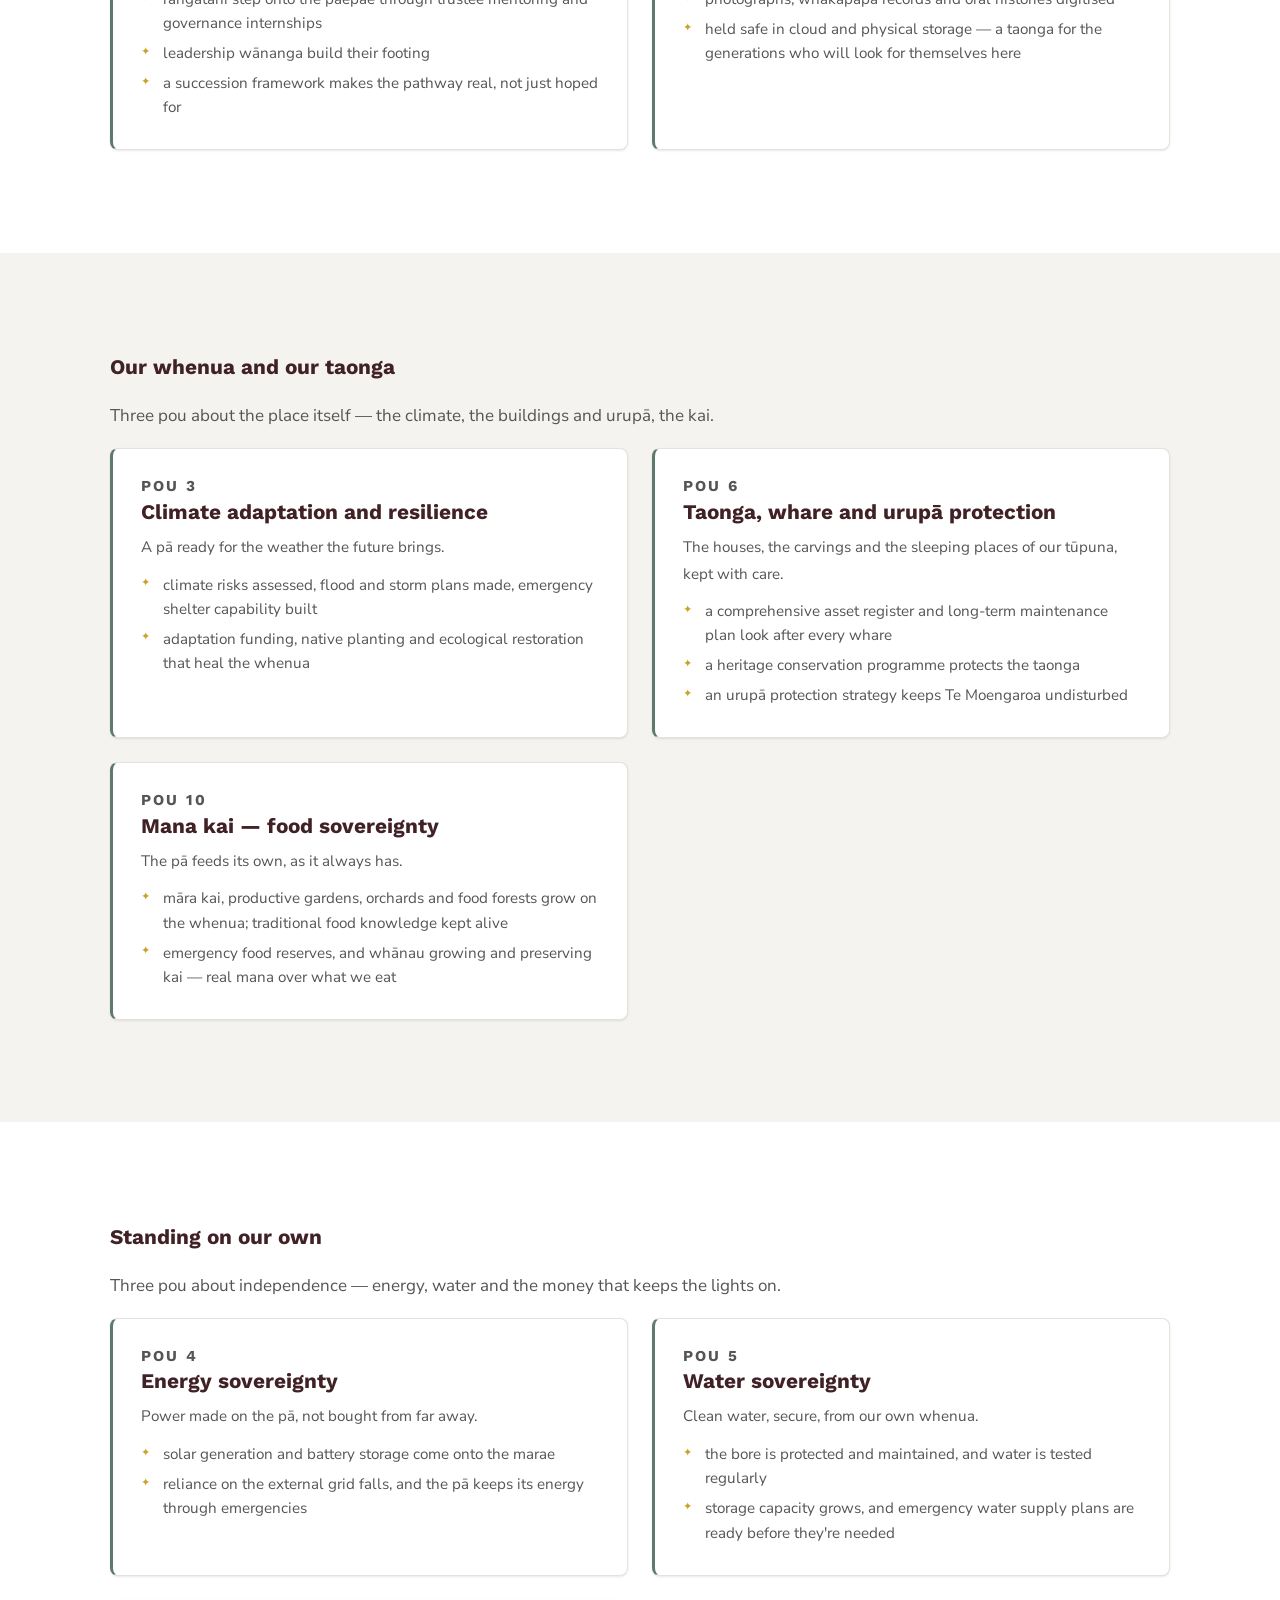
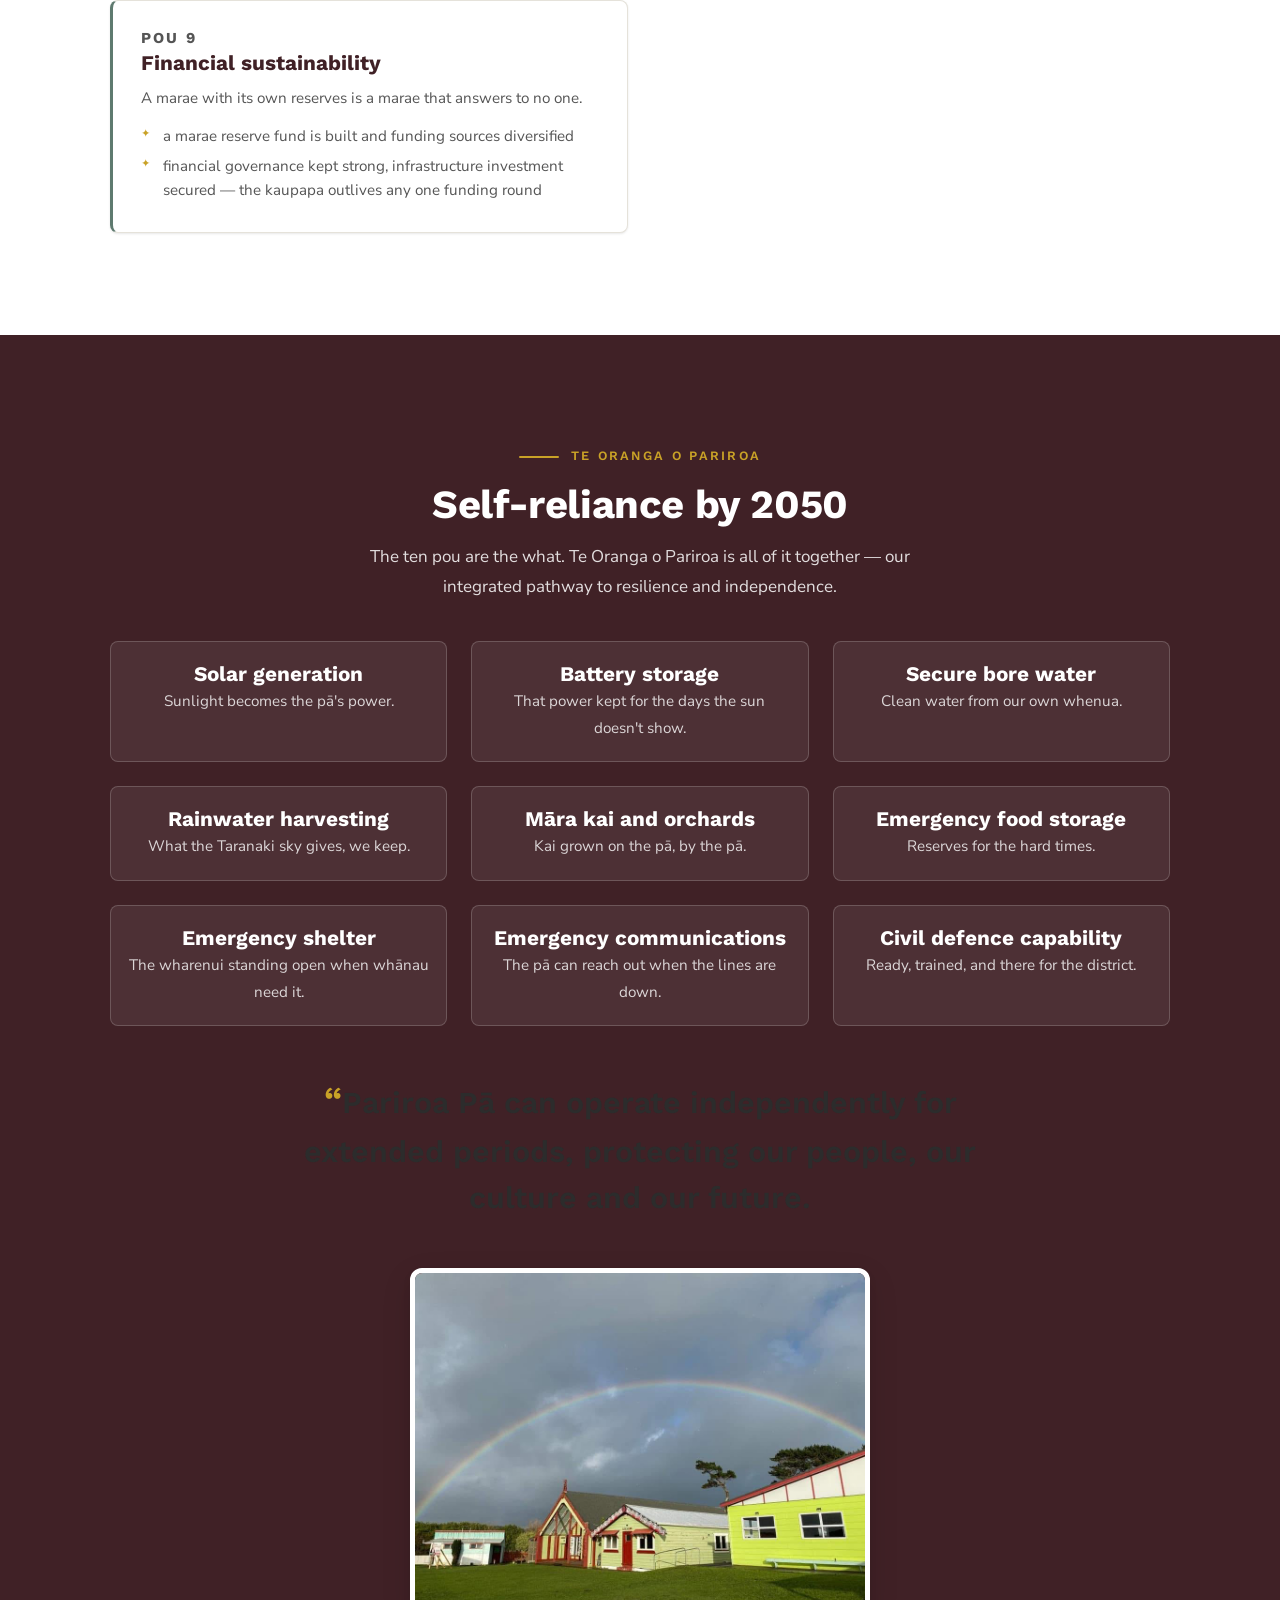
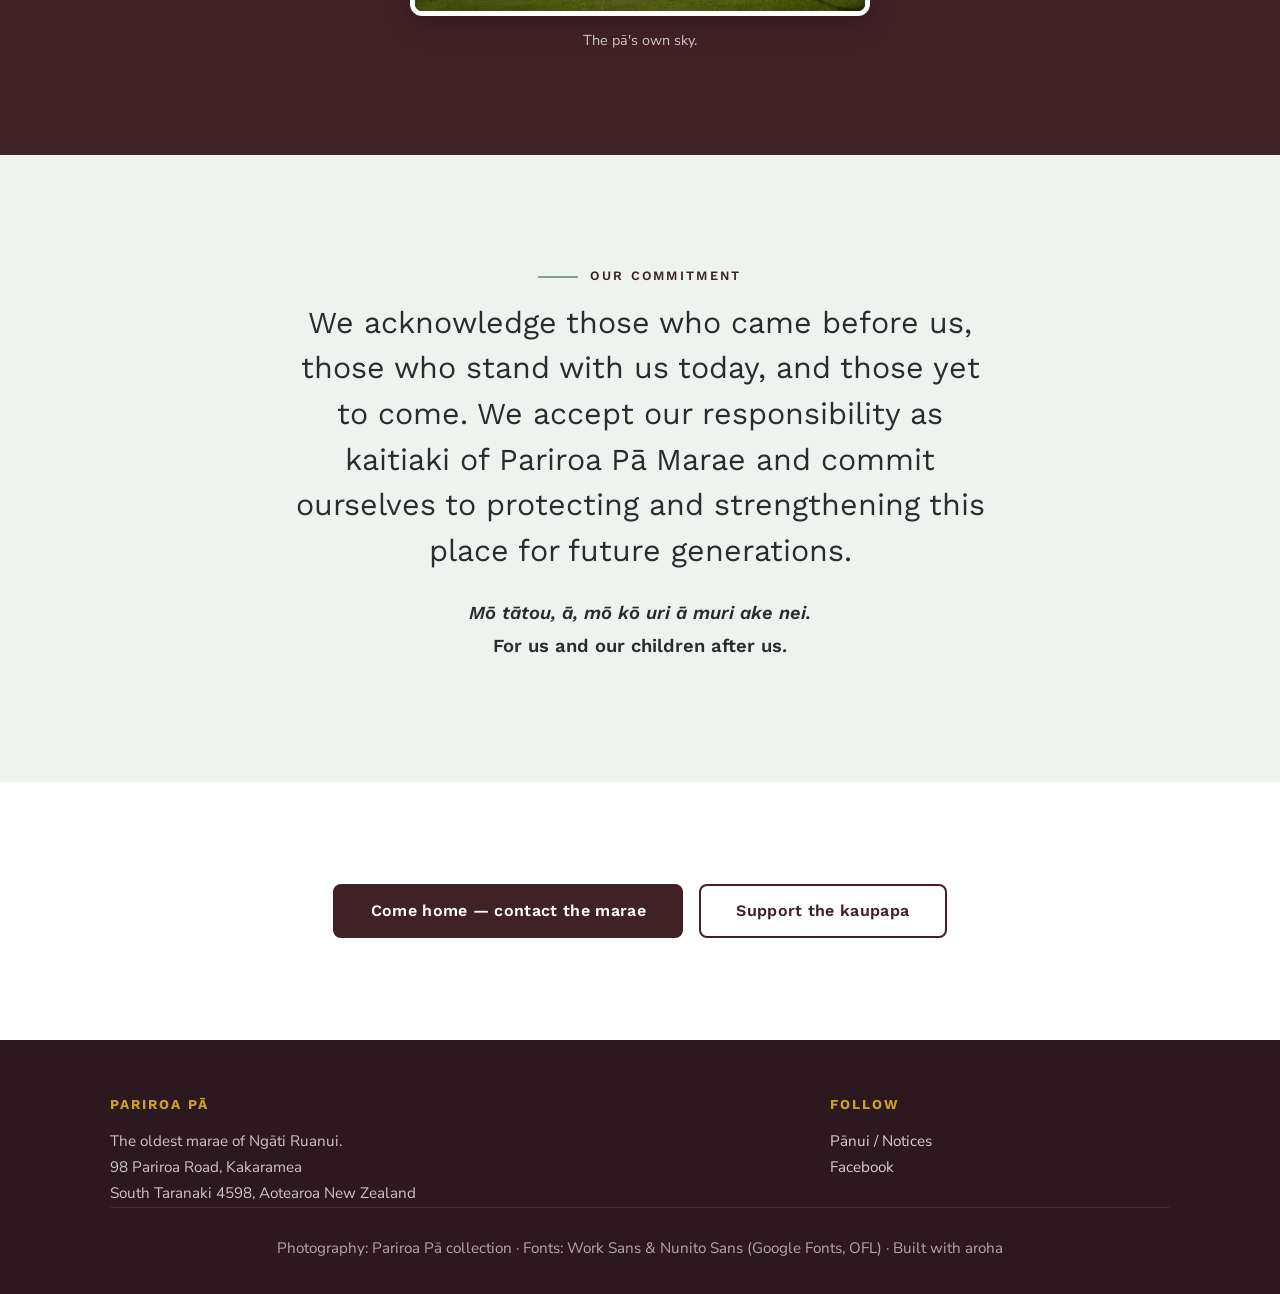
<file: site/our-future.html>
<!DOCTYPE html>
<html lang="en">
<head>
  <meta charset="UTF-8">
  <meta name="viewport" content="width=device-width, initial-scale=1.0">
  <!-- FLAG: kaumātau to choose the page name — "Our Future — Pariroa Pā 2050" or a te reo name such as "Te Pae 2050" (plan §e.14) -->
  <title>Our Future — Pariroa Pā 2050</title>
  <meta name="description" content="Pariroa Pā 2050 — our intergenerational aspirations plan. The vision, the ten pou and Te Oranga o Pariroa: a thriving, self-sustaining, climate-resilient, reo-rich marae by 2050.">
  <link rel="preconnect" href="https://fonts.googleapis.com">
  <link rel="preconnect" href="https://fonts.gstatic.com" crossorigin>
  <link href="https://fonts.googleapis.com/css2?family=Work+Sans:wght@400;600;700&family=Nunito+Sans:ital,wght@0,400;0,600;0,700;1,400&display=swap" rel="stylesheet">
  <link rel="stylesheet" href="styles.css">
</head>
<body>
  <header class="site-header">
    <div class="container">
      <a class="brand" href="index.html">Pariroa Pā</a>
      <nav class="nav" aria-label="Main">
  <a href="index.html">Home</a>
  <span class="nav-sep" aria-hidden="true"></span>
  <a href="visit.html">Visit</a>
  <a href="book.html">Book / Hire</a>
  <a href="support.html">Support</a>
  <a href="contact.html">Contact</a>
  <span class="nav-sep" aria-hidden="true"></span>
  <a href="our-story.html">Our Story</a>
  <a href="our-future.html" aria-current="page">Our Future</a>
  <a href="panui.html">Pānui</a>
  <a href="photos.html">Photos</a>
  <a href="share.html">Upload photos</a>
</nav>
    </div>
  </header>

  <!-- Cultural-safety notice (photos of people added 2026-10-01; main.js handles the dismiss). -->
  <div class="passing-notice no-print" role="note">
    <p><span lang="mi"><strong>He whakaaro pōuri</strong></span> — this page may show images of people who have passed away.</p>
    <button class="passing-notice__close" type="button" aria-label="Dismiss this notice">✕</button>
  </div>

  <div class="page-head">
    <div class="container">
      <h1>Our Future</h1>
      <p>Pariroa Pā 2050 — <span lang="mi"><em>He taonga tuku iho mō ngā whakatipuranga e haere ake nei.</em></span> A treasure handed down for the generations still to come.</p>
    </div>
  </div>

  <main>
    <section class="section">
      <div class="container">
        <div class="info-block">
          <div class="info-photo">
            <img src="images/marae-02.jpg" alt="The marae complex at Pariroa Pā" loading="lazy" width="1404" height="936">
          </div>
          <div class="info-text">
            <p class="section-label"><span lang="mi">Te Mahere</span></p>
            <h2>What the Plan is</h2>
            <p>In 2026 the trustees adopted Pariroa Pā 2050 — our intergenerational aspirations plan. In one sentence, it commits this marae to being thriving, self-sustaining, climate-resilient and reo-rich by 2050.</p>
            <p>The Plan is built on ten pou — the posts that hold up the work — and gathered under Te Oranga o Pariroa, our pathway to self-reliance.</p>
            <p>It is a living plan: reviewed every five years, carried by five-year action plans, with progress reported back to whānau each year.</p>
          </div>
        </div>
        <p style="color:var(--text-mid);margin:1.5rem 0 0.75rem;"><strong>Who we do it for</strong> — the whānau of today and the generations to come.</p>
        <div class="photo-strip">
          <!-- FLAG: people shown — trustee/kaumātau sign-off before launch -->
          <!-- FLAG: people shown — trustee/kaumātau sign-off before launch -->
          <figure><img src="images/whanau-putoetoe-front.jpg" alt="Smiling whānau at the front of the Putoetoe wharekai" loading="lazy" width="1920" height="1080"><figcaption>The whānau of today — and the Plan is for the generations after them</figcaption></figure>
        </div>
      </div>
    </section>

    <section class="section section-sage">
      <div class="container">
        <div class="text-center">
          <p class="section-label">Our Vision</p>
        </div>
        <blockquote class="quote-large text-center">
          <span class="q-mark" aria-hidden="true">“</span>By 2050, Pariroa Pā Marae will be a thriving, self-sustaining, climate-resilient, reo-rich marae that continues to nurture the descendants of Ngāti Tūpito, Ngāti Ringi, Ngāti Hine, Kotuku and Tuatahi. Pariroa Pā will stand as a place where tikanga flourishes, whānau return home, mātauranga is protected, and future generations are empowered to lead.
        </blockquote>
        <p class="text-center" style="font-size:0.9rem;color:var(--text-light);margin-top:1.25rem;">From Pariroa Pā 2050 — our intergenerational aspirations plan.</p>
      </div>
    </section>

    <section class="section">
      <div class="container">
        <p class="section-label"><span lang="mi">Ngā Pou</span></p>
        <h2 style="margin-bottom:0.75rem;">The ten pou</h2>
        <p style="color:var(--text-mid);max-width:44rem;">The Plan keeps its own numbering — ten pou, gathered here in three whāinga.</p>

        <h3 class="subhead">Our people and our reo</h3>
        <p style="color:var(--text-mid);">Four pou about the people themselves — the reo, the wellbeing, the rangatahi, the knowledge.</p>
        <div class="feature-row">
          <article class="feature-box pou-card">
            <p class="pou-card__num">Pou 1</p>
            <h3>Reo, tikanga and cultural revitalisation</h3>
            <p>The reo lives here, on this marae, in the mouths of our mokopuna.</p>
            <ul>
              <li>annual reo wānanga, and kaumātua oral histories recorded while they can be</li>
              <li>waiata, karakia and tuku iho held in a digital archive; a marae tikanga handbook takes shape</li>
              <li>reo programmes grow for tamariki and mokopuna</li>
            </ul>
          </article>
          <article class="feature-box pou-card">
            <p class="pou-card__num">Pou 2</p>
            <h3>Whānau wellbeing</h3>
            <p>A marae that cares for its own, from the cradle to the kaumātua seat.</p>
            <ul>
              <li>whānau reunions bring the descendants home each year; hauora programmes look after body and wairua</li>
              <li>support networks and a marae-based crisis response — no whānau faces trouble alone</li>
              <li>leadership grown across the generations</li>
            </ul>
          </article>
          <article class="feature-box pou-card">
            <p class="pou-card__num">Pou 7</p>
            <h3>Rangatahi leadership</h3>
            <p>The pā belongs to the young; they will hold it next.</p>
            <ul>
              <li>rangatahi step onto the paepae through trustee mentoring and governance internships</li>
              <li>leadership wānanga build their footing</li>
              <li>a succession framework makes the pathway real, not just hoped for</li>
            </ul>
          </article>
          <article class="feature-box pou-card">
            <p class="pou-card__num">Pou 8</p>
            <h3>Digital archive and knowledge protection</h3>
            <p>What is remembered is protected; what is protected is never lost.</p>
            <ul>
              <li>photographs, whakapapa records and oral histories digitised</li>
              <li>held safe in cloud and physical storage — a taonga for the generations who will look for themselves here</li>
            </ul>
          </article>
        </div>
      </div>
    </section>

    <section class="section section-alt">
      <div class="container">
        <h3 class="subhead" style="margin-top:0;">Our whenua and our taonga</h3>
        <p style="color:var(--text-mid);">Three pou about the place itself — the climate, the buildings and urupā, the kai.</p>
        <div class="feature-row">
          <article class="feature-box pou-card">
            <p class="pou-card__num">Pou 3</p>
            <h3>Climate adaptation and resilience</h3>
            <p>A pā ready for the weather the future brings.</p>
            <ul>
              <li>climate risks assessed, flood and storm plans made, emergency shelter capability built</li>
              <li>adaptation funding, native planting and ecological restoration that heal the whenua</li>
            </ul>
          </article>
          <article class="feature-box pou-card">
            <p class="pou-card__num">Pou 6</p>
            <h3>Taonga, whare and urupā protection</h3>
            <p>The houses, the carvings and the sleeping places of our tūpuna, kept with care.</p>
            <ul>
              <li>a comprehensive asset register and long-term maintenance plan look after every whare</li>
              <li>a heritage conservation programme protects the taonga</li>
              <li>an urupā protection strategy keeps Te Moengaroa undisturbed</li>
            </ul>
          </article>
          <article class="feature-box pou-card">
            <p class="pou-card__num">Pou 10</p>
            <h3><span lang="mi">Mana kai</span> — food sovereignty</h3>
            <p>The pā feeds its own, as it always has.</p>
            <ul>
              <li>māra kai, productive gardens, orchards and food forests grow on the whenua; traditional food knowledge kept alive</li>
              <li>emergency food reserves, and whānau growing and preserving kai — real mana over what we eat</li>
            </ul>
          </article>
        </div>
      </div>
    </section>

    <section class="section">
      <div class="container">
        <h3 class="subhead" style="margin-top:0;">Standing on our own</h3>
        <p style="color:var(--text-mid);">Three pou about independence — energy, water and the money that keeps the lights on.</p>
        <div class="feature-row">
          <article class="feature-box pou-card">
            <p class="pou-card__num">Pou 4</p>
            <h3>Energy sovereignty</h3>
            <p>Power made on the pā, not bought from far away.</p>
            <ul>
              <li>solar generation and battery storage come onto the marae</li>
              <li>reliance on the external grid falls, and the pā keeps its energy through emergencies</li>
            </ul>
          </article>
          <article class="feature-box pou-card">
            <p class="pou-card__num">Pou 5</p>
            <h3>Water sovereignty</h3>
            <p>Clean water, secure, from our own whenua.</p>
            <ul>
              <li>the bore is protected and maintained, and water is tested regularly</li>
              <li>storage capacity grows, and emergency water supply plans are ready before they're needed</li>
            </ul>
          </article>
          <article class="feature-box pou-card">
            <p class="pou-card__num">Pou 9</p>
            <h3>Financial sustainability</h3>
            <p>A marae with its own reserves is a marae that answers to no one.</p>
            <ul>
              <li>a marae reserve fund is built and funding sources diversified</li>
              <li>financial governance kept strong, infrastructure investment secured — the kaupapa outlives any one funding round</li>
            </ul>
          </article>
        </div>
      </div>
    </section>

    <section class="section section-dark">
      <div class="container">
        <div class="text-center">
          <p class="section-label"><span lang="mi">Te Oranga o Pariroa</span></p>
          <h2 style="margin-bottom:0.75rem;">Self-reliance by 2050</h2>
          <p style="max-width:36rem;margin:0 auto 2.5rem;">The ten pou are the what. Te Oranga o Pariroa is all of it together — our integrated pathway to resilience and independence.</p>
        </div>

        <div class="feature-row feature-row--three">
          <div class="feature-box feature-box--ghost"><h3>Solar generation</h3><p>Sunlight becomes the pā's power.</p></div>
          <div class="feature-box feature-box--ghost"><h3>Battery storage</h3><p>That power kept for the days the sun doesn't show.</p></div>
          <div class="feature-box feature-box--ghost"><h3>Secure bore water</h3><p>Clean water from our own whenua.</p></div>
          <div class="feature-box feature-box--ghost"><h3>Rainwater harvesting</h3><p>What the Taranaki sky gives, we keep.</p></div>
          <div class="feature-box feature-box--ghost"><h3><span lang="mi">Māra kai</span> and orchards</h3><p>Kai grown on the pā, by the pā.</p></div>
          <div class="feature-box feature-box--ghost"><h3>Emergency food storage</h3><p>Reserves for the hard times.</p></div>
          <div class="feature-box feature-box--ghost"><h3>Emergency shelter</h3><p>The wharenui standing open when whānau need it.</p></div>
          <div class="feature-box feature-box--ghost"><h3>Emergency communications</h3><p>The pā can reach out when the lines are down.</p></div>
          <div class="feature-box feature-box--ghost"><h3>Civil defence capability</h3><p>Ready, trained, and there for the district.</p></div>
        </div>

        <blockquote class="quote-large text-center" style="margin-top:3rem;">
          <span class="q-mark" aria-hidden="true">“</span>Pariroa Pā can operate independently for extended periods, protecting our people, our culture and our future.
        </blockquote>

        <figure class="text-center" style="margin-top:3rem;">
          <img class="frame-white" src="images/pariroa-rainbow-clean.jpg" alt="A rainbow over Pariroa Pā" loading="lazy" width="960" height="720" style="max-width:460px;margin:0 auto;">
          <figcaption>The pā's own sky.</figcaption>
        </figure>
      </div>
    </section>

    <section class="section section-sage">
      <div class="container">
        <div class="text-center">
          <p class="section-label">Our Commitment</p>
        </div>
        <blockquote class="quote-large text-center" style="font-weight:400;">
          We acknowledge those who came before us, those who stand with us today, and those yet to come. We accept our responsibility as kaitiaki of Pariroa Pā Marae and commit ourselves to protecting and strengthening this place for future generations.
        </blockquote>
        <p class="text-center" style="font-family:var(--font-head);font-weight:600;font-size:1.15rem;margin-top:1.5rem;"><span lang="mi"><em>Mō tātou, ā, mō kō uri ā muri ake nei.</em></span><br>For us and our children after us.</p>
      </div>
    </section>

    <section class="section">
      <div class="container text-center" style="display:flex;gap:1rem;justify-content:center;flex-wrap:wrap;">
        <a class="btn" href="contact.html">Come home — contact the marae</a>
        <a class="btn btn-outline" href="support.html">Support the kaupapa</a>
      </div>
    </section>
  </main>

  <footer class="site-footer">
    <div class="container">
      <div class="footer-cols">
        <div><h3>Pariroa Pā</h3><p>The oldest marae of Ngāti Ruanui.<br>98 Pariroa Road, Kakaramea<br>South Taranaki 4598, Aotearoa New Zealand</p></div>
        <div><h3>Follow</h3><p><a href="panui.html">Pānui / Notices</a><br><a href="https://www.facebook.com/groups/630582840908596/" rel="noopener">Facebook</a></p></div>
      </div>
      <p class="footer-credits">Photography: Pariroa Pā collection &middot; Fonts: Work Sans &amp; Nunito Sans (Google Fonts, OFL) &middot; Built with aroha</p>
    </div>
  </footer>
  <div class="mobile-cta no-print"><a class="btn" href="book.html">Book the Marae</a></div>
  <script src="main.js" defer></script>
</body>
</html>
</file>
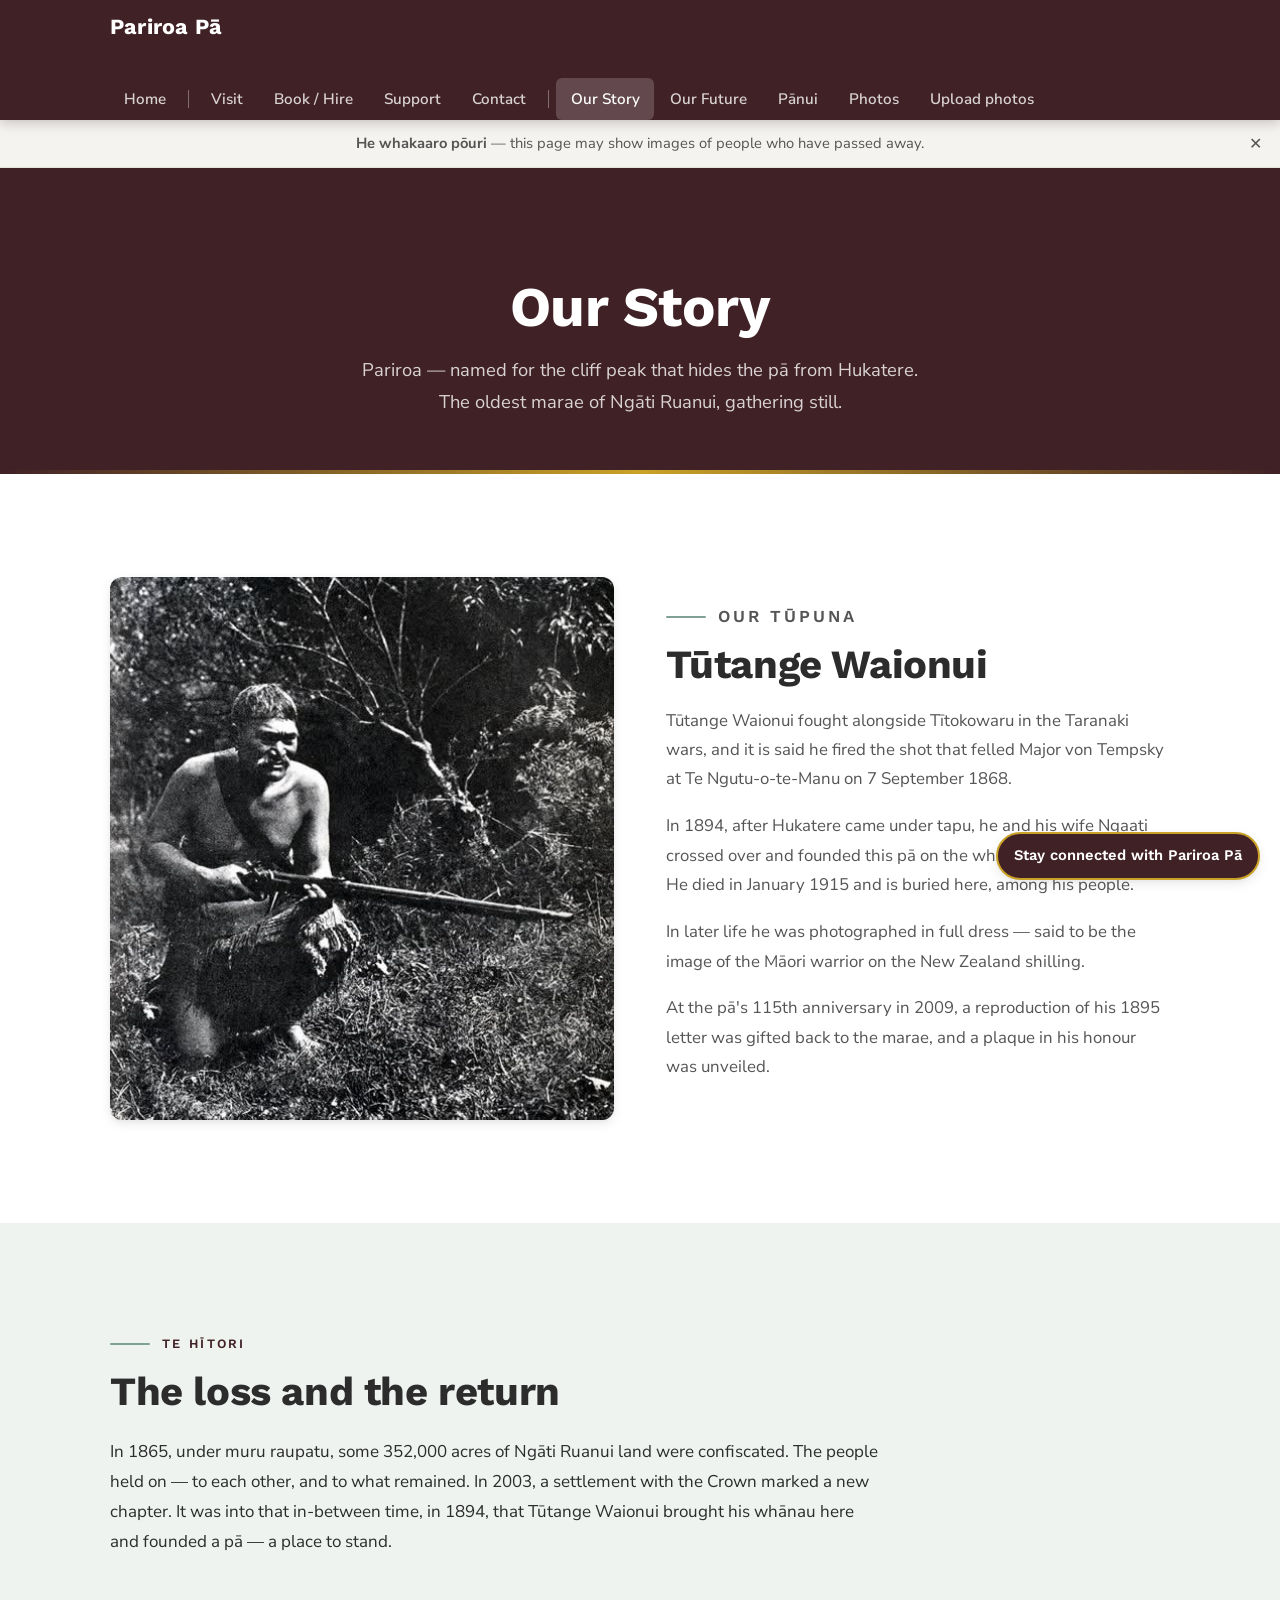
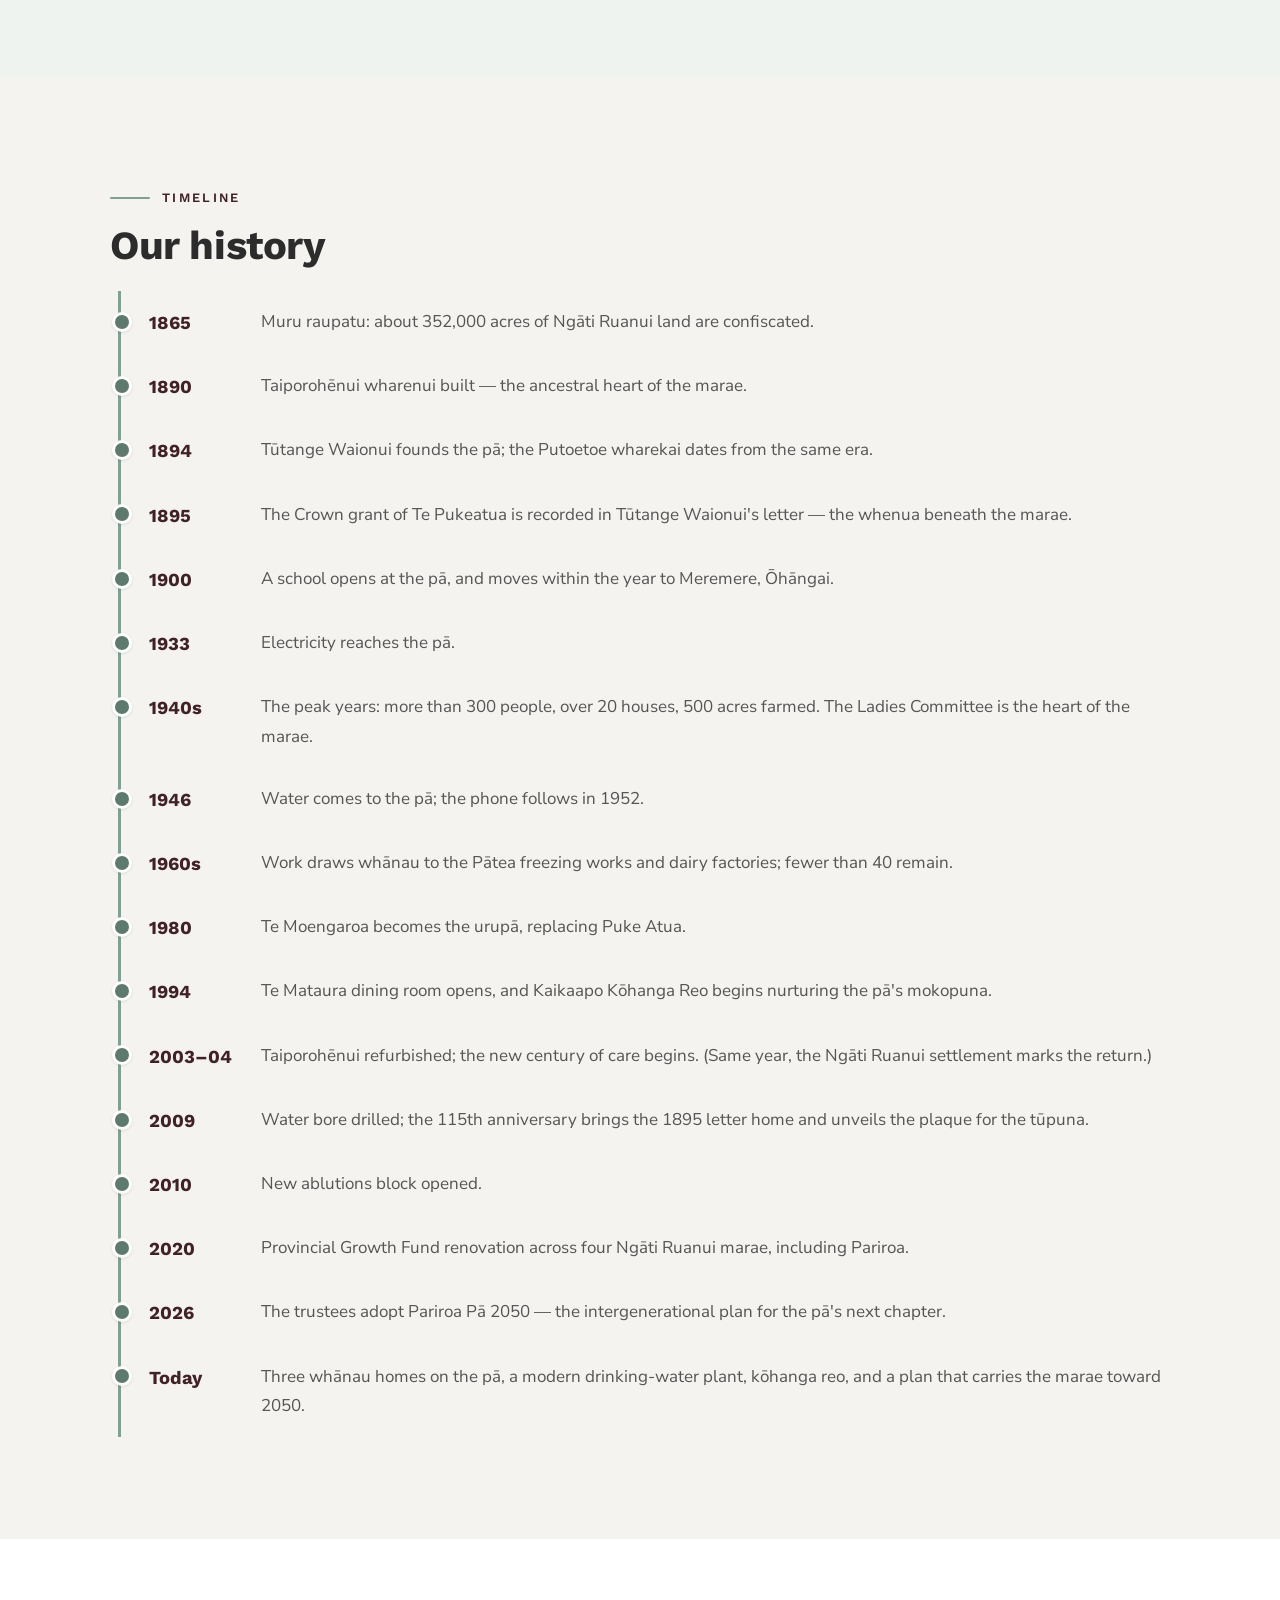
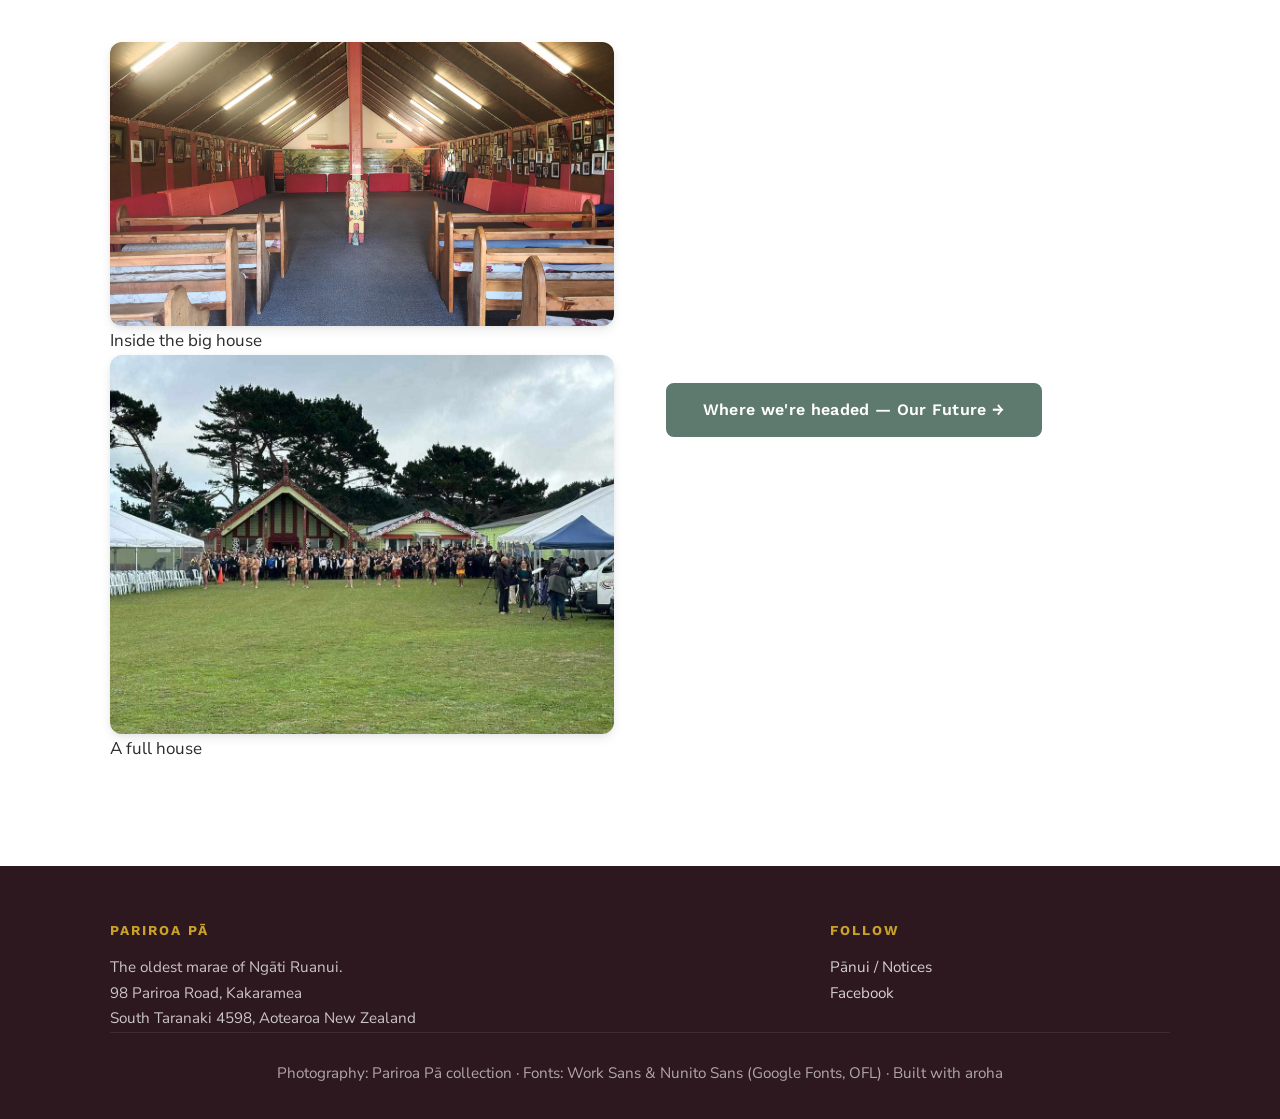
<file: site/our-story.html>
<!DOCTYPE html>
<html lang="en">
<head>
  <meta charset="UTF-8">
  <meta name="viewport" content="width=device-width, initial-scale=1.0">
  <title>Our Story — Pariroa Pā</title>
  <meta name="description" content="The story of Pariroa Pā — founded 1894 by Tūtange Waionui on the whenua of Te Pukeatua. Home of Taiporohēnui wharenui, Kakaramea, South Taranaki.">
  <link rel="preconnect" href="https://fonts.googleapis.com">
  <link rel="preconnect" href="https://fonts.gstatic.com" crossorigin>
  <link href="https://fonts.googleapis.com/css2?family=Work+Sans:wght@400;600;700&family=Nunito+Sans:ital,wght@0,400;0,600;0,700;1,400&display=swap" rel="stylesheet">
  <link rel="stylesheet" href="styles.css">
</head>
<body>
  <header class="site-header">
    <div class="container">
      <a class="brand" href="index.html">Pariroa Pā</a>
      <nav class="nav" aria-label="Main">
  <a href="index.html">Home</a>
  <span class="nav-sep" aria-hidden="true"></span>
  <a href="visit.html">Visit</a>
  <a href="book.html">Book / Hire</a>
  <a href="support.html">Support</a>
  <a href="contact.html">Contact</a>
  <span class="nav-sep" aria-hidden="true"></span>
  <a href="our-story.html" aria-current="page">Our Story</a>
  <a href="our-future.html">Our Future</a>
  <a href="panui.html">Pānui</a>
  <a href="photos.html">Photos</a>
  <a href="share.html">Upload photos</a>
</nav>
    </div>
  </header>

  <!-- Cultural-safety notice (visual-deep-research §4B, decision P5). Final wording from kaumātua. -->
  <div class="passing-notice no-print" role="note">
    <p><span lang="mi"><strong>He whakaaro pōuri</strong></span> — this page may show images of people who have passed away.</p>
    <button class="passing-notice__close" type="button" aria-label="Dismiss this notice">✕</button>
  </div>

  <div class="page-head">
    <div class="container">
      <h1>Our Story</h1>
      <p>Pariroa — named for the cliff peak that hides the pā from Hukatere. The oldest marae of Ngāti Ruanui, gathering still.</p>
    </div>
  </div>

  <main>
    <section class="section">
      <div class="container">
        <div class="info-block">
          <div class="info-photo">
            <img src="images/tupuna-tutange.jpg" alt="Tūtange Waionui, tūpuna and founder of Pariroa Pā" loading="lazy" width="500" height="539">
          </div>
          <div class="info-text">
            <p class="section-label">Our Tūpuna</p>
            <h2>Tūtange Waionui</h2>
            <!-- FLAG: Tūtange vs Tūtangē — preferred spelling with kaumātau (plan §e.3). Claim wording ("it is said" / "said to be") is deliberate — keep it (§e.2). -->
            <p>Tūtange Waionui fought alongside Tītokowaru in the Taranaki wars, and it is said he fired the shot that felled Major von Tempsky at Te Ngutu-o-te-Manu on 7 September 1868.</p>
            <p>In 1894, after Hukatere came under tapu, he and his wife Ngaati crossed over and founded this pā on the whenua of Te Pukeatua. He died in January 1915 and is buried here, among his people.</p>
            <p>In later life he was photographed in full dress — said to be the image of the Māori warrior on the New Zealand shilling.</p>
            <p>At the pā's 115th anniversary in 2009, a reproduction of his 1895 letter was gifted back to the marae, and a plaque in his honour was unveiled.</p>
          </div>
        </div>
      </div>
    </section>

    <section class="section section-sage">
      <div class="container">
        <p class="section-label"><span lang="mi">Te Hītori</span></p>
        <h2>The loss and the return</h2>
        <p style="max-width:48rem;">In 1865, under muru raupatu, some 352,000 acres of Ngāti Ruanui land were confiscated. The people held on — to each other, and to what remained. In 2003, a settlement with the Crown marked a new chapter. It was into that in-between time, in 1894, that Tūtange Waionui brought his whānau here and founded a pā — a place to stand.</p>
      </div>
    </section>

    <section class="section section-alt">
      <div class="container">
        <p class="section-label">Timeline</p>
        <h2>Our history</h2>
        <ol class="timeline">
          <li><span class="year">1865</span><span>Muru raupatu: about 352,000 acres of Ngāti Ruanui land are confiscated.</span></li>
          <li><span class="year">1890</span><span>Taiporohēnui wharenui built — the ancestral heart of the marae. <!-- FLAG: build year not in the handbook digest; confirm with kaumātau (§e.4) --></span></li>
          <li><span class="year">1894</span><span>Tūtange Waionui founds the pā; the Putoetoe wharekai dates from the same era.</span></li>
          <li><span class="year">1895</span><span>The Crown grant of Te Pukeatua is recorded in Tūtange Waionui's letter — the whenua beneath the marae.</span></li>
          <li><span class="year">1900</span><span>A school opens at the pā, and moves within the year to Meremere, Ōhāngai.</span></li>
          <li><span class="year">1933</span><span>Electricity reaches the pā.</span></li>
          <li><span class="year">1940s</span><span>The peak years: more than 300 people, over 20 houses, 500 acres farmed. The Ladies Committee is the heart of the marae.</span></li>
          <li><span class="year">1946</span><span>Water comes to the pā; the phone follows in 1952.</span></li>
          <li><span class="year">1960s</span><span>Work draws whānau to the Pātea freezing works and dairy factories; fewer than 40 remain.</span></li>
          <li><span class="year">1980</span><span>Te Moengaroa becomes the urupā, replacing Puke Atua. <!-- FLAG: the Te Moengaroa / Puke Atua story needs kaumātau telling (§e.8) --></span></li>
          <li><span class="year">1994</span><span>Te Mataura dining room opens, and Kaikaapo Kōhanga Reo begins nurturing the pā's mokopuna.</span></li>
          <li><span class="year">2003–04</span><span>Taiporohēnui refurbished; the new century of care begins. (Same year, the Ngāti Ruanui settlement marks the return.)</span></li>
          <li><span class="year">2009</span><span>Water bore drilled; the 115th anniversary brings the 1895 letter home and unveils the plaque for the tūpuna.</span></li>
          <li><span class="year">2010</span><span>New ablutions block opened.</span></li>
          <li><span class="year">2020</span><span>Provincial Growth Fund renovation across four Ngāti Ruanui marae, including Pariroa.</span></li>
          <li><span class="year">2026</span><span>The trustees adopt Pariroa Pā 2050 — the intergenerational plan for the pā's next chapter.</span></li>
          <li><span class="year">Today</span><span>Three whānau homes on the pā, a modern drinking-water plant, kōhanga reo, and a plan that carries the marae toward 2050. <!-- FLAG: "one family living on the marae" — confirm currency (§e.12) --></span></li>
        </ol>
      </div>
    </section>

    <section class="section">
      <div class="container">
        <div class="info-block rev">
          <div class="info-photo">
          <!-- FLAG: kaumātau — showing interior -->
          <figure><img src="images/wharenui-interior.jpg" alt="Wharenui interior with wooden seating and decorated walls." loading="lazy" width="1920" height="1080"><figcaption>Inside the big house</figcaption></figure>
          <!-- FLAG: people shown — trustee/kaumātau sign-off before launch -->
          <figure><img src="images/wharenui-crowd-event.jpg" alt="A large crowd and performers gathered in front of the wharenui" loading="lazy" width="1080" height="810"><figcaption>A full house</figcaption></figure>
        </div>
        <p style="margin-top:2rem;"><a class="btn btn-sage" href="our-future.html">Where we're headed — Our Future →</a></p>
      </div>
    </section>
  </main>

  <footer class="site-footer">
    <div class="container">
      <div class="footer-cols">
        <div><h3>Pariroa Pā</h3><p>The oldest marae of Ngāti Ruanui.<br>98 Pariroa Road, Kakaramea<br>South Taranaki 4598, Aotearoa New Zealand</p></div>
        <div><h3>Follow</h3><p><a href="panui.html">Pānui / Notices</a><br><a href="https://www.facebook.com/groups/630582840908596/" rel="noopener">Facebook</a></p></div>
      </div>
      <p class="footer-credits">Photography: Pariroa Pā collection &middot; Fonts: Work Sans &amp; Nunito Sans (Google Fonts, OFL) &middot; Built with aroha</p>
    </div>
  </footer>
  <div class="mobile-cta no-print"><a class="btn" href="book.html">Book the Marae</a></div>
  <script src="main.js" defer></script>
</body>
</html>
</file>
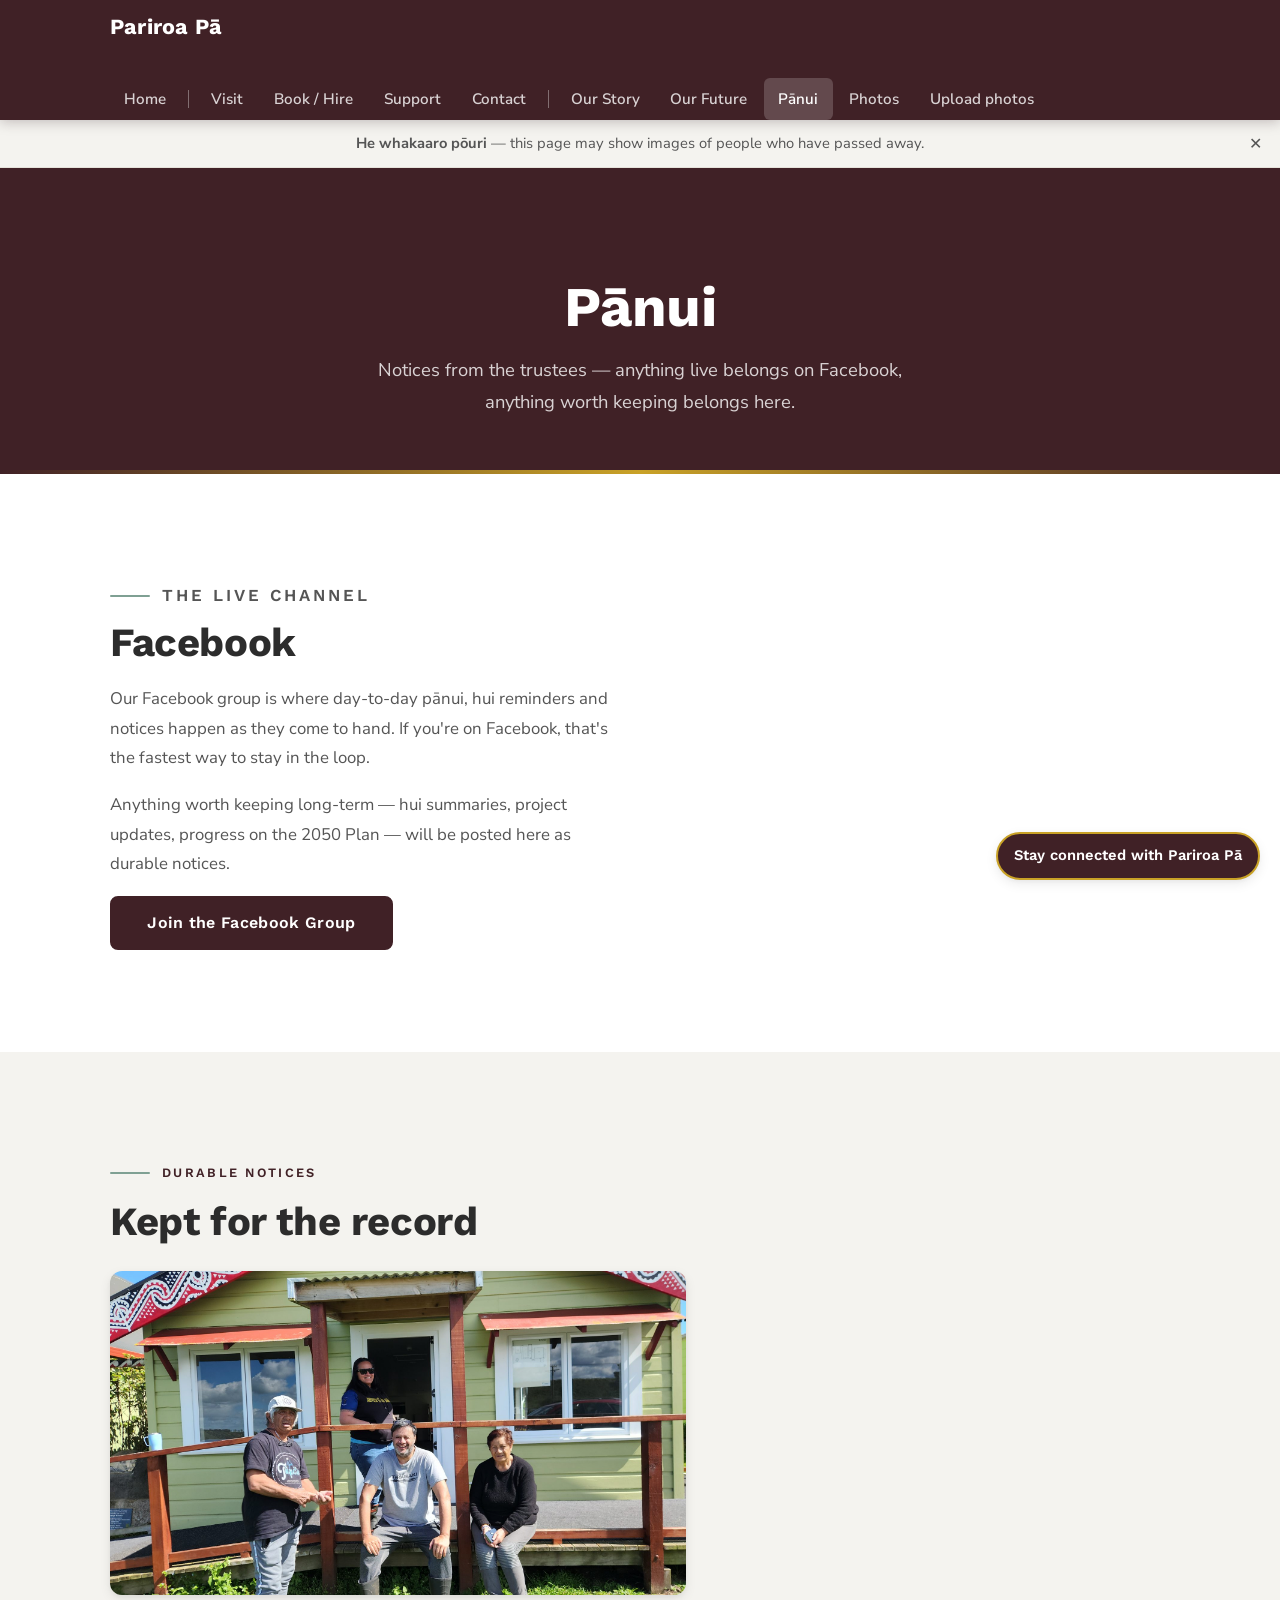
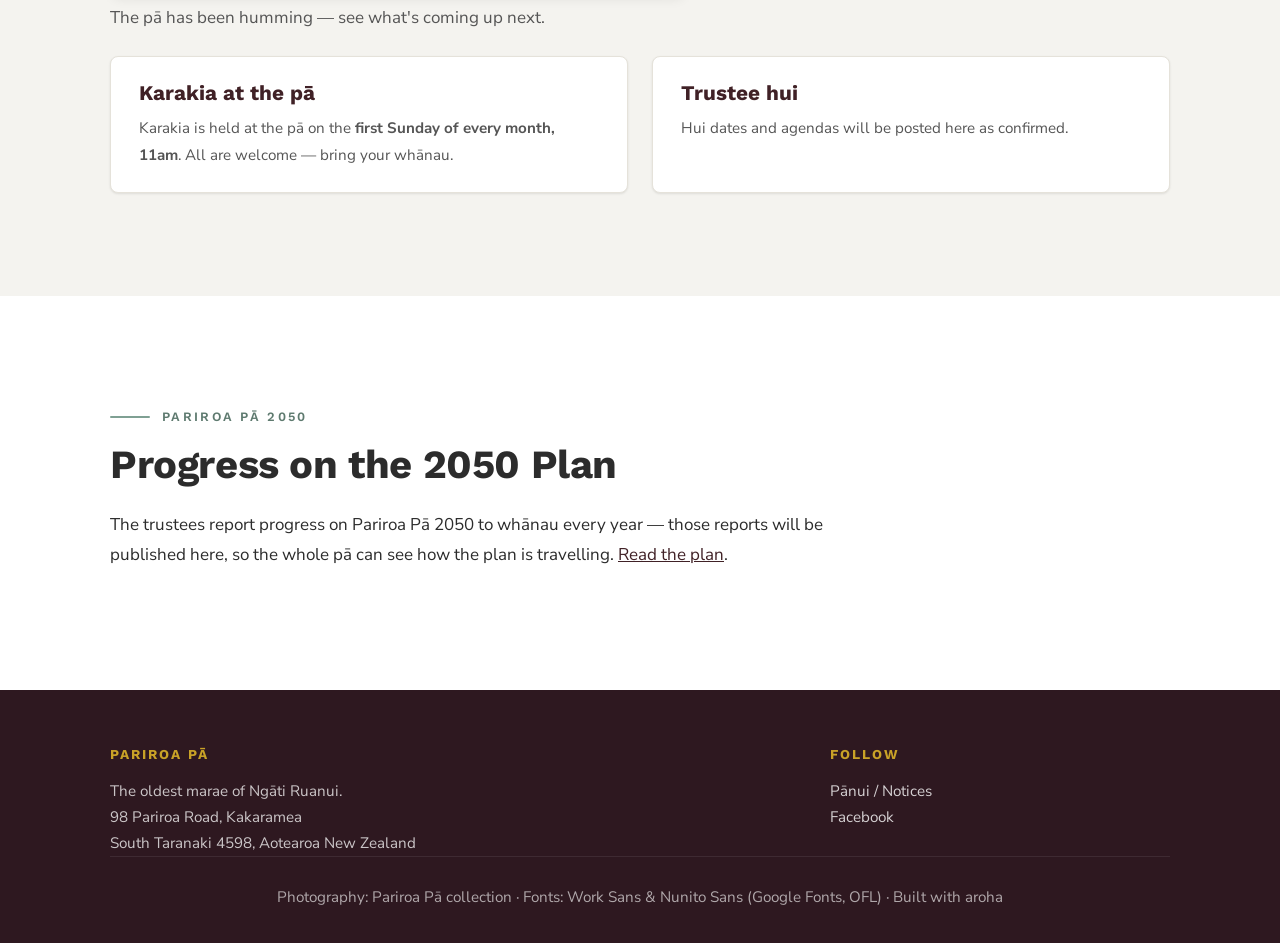
<file: site/panui.html>
<!DOCTYPE html>
<html lang="en">
<head>
  <meta charset="UTF-8"><meta name="viewport" content="width=device-width, initial-scale=1.0">
  <title>Pānui — Pariroa Pā</title>
  <meta name="description" content="Notices from the trustees of Pariroa Pā. For live updates, our Facebook group is the channel.">
  <link rel="preconnect" href="https://fonts.googleapis.com"><link rel="preconnect" href="https://fonts.gstatic.com" crossorigin>
  <link href="https://fonts.googleapis.com/css2?family=Work+Sans:wght@400;600;700&family=Nunito+Sans:ital,wght@0,400;0,600;0,700;1,400&display=swap" rel="stylesheet">
  <link rel="stylesheet" href="styles.css">
</head>
<body>
  <header class="site-header"><div class="container">
    <a class="brand" href="index.html">Pariroa Pā</a>
    <nav class="nav" aria-label="Main">
  <a href="index.html">Home</a>
  <span class="nav-sep" aria-hidden="true"></span>
  <a href="visit.html">Visit</a>
  <a href="book.html">Book / Hire</a>
  <a href="support.html">Support</a>
  <a href="contact.html">Contact</a>
  <span class="nav-sep" aria-hidden="true"></span>
  <a href="our-story.html">Our Story</a>
  <a href="our-future.html">Our Future</a>
  <a href="panui.html" aria-current="page">Pānui</a>
  <a href="photos.html">Photos</a>
  <a href="share.html">Upload photos</a>
</nav>
  </div></header>
  <!-- Cultural-safety notice (photos of people added 2026-10-01; main.js handles the dismiss). -->
  <div class="passing-notice no-print" role="note">
    <p><span lang="mi"><strong>He whakaaro pōuri</strong></span> — this page may show images of people who have passed away.</p>
    <button class="passing-notice__close" type="button" aria-label="Dismiss this notice">✕</button>
  </div>
  <div class="page-head"><div class="container"><h1>Pānui</h1><p>Notices from the trustees — anything live belongs on Facebook, anything worth keeping belongs here.</p></div></div>
  <main>
    <section class="section">
      <div class="container">
        <div class="info-block">
          <div class="info-text">
            <p class="section-label">The Live Channel</p>
            <h2>Facebook</h2>
            <p>Our Facebook group is where day-to-day pānui, hui reminders and notices happen as they come to hand. If you're on Facebook, that's the fastest way to stay in the loop.</p>
            <p>Anything worth keeping long-term — hui summaries, project updates, progress on the 2050 Plan — will be posted here as durable notices.</p>
            <a class="btn" href="https://www.facebook.com/groups/630582840908596/" rel="noopener">Join the Facebook Group</a>
          </div>
        </div>
      </div>
    </section>
    <section class="section section-alt">
      <div class="container">
        <p class="section-label">Durable Notices</p>
        <h2>Kept for the record</h2>
        <!-- TRUSTEES: replace the two boxes below with real, date-stamped notices before launch — hui dates, working bees, grant news. Do not launch with placeholders showing as if current. -->
        <!-- FLAG: people shown — trustee/kaumātau sign-off before launch -->
        <figure class="info-photo" style="max-width:36rem;margin:1.5rem 0;">
          <img src="images/whanau-putoetoe-verandah.jpg" alt="Smiling whānau on the verandah of the Putoetoe wharekai" loading="lazy" width="1920" height="1080">
          <figcaption style="padding-top:0.5rem;color:var(--text-mid);">The pā has been humming — see what's coming up next.</figcaption>
        </figure>
        <div class="feature-row">
          <div class="feature-box"><h3>Karakia at the pā</h3><p><span lang="mi">Karakia</span> is held at the pā on the <strong>first Sunday of every month, 11am</strong>. All are welcome — bring your whānau. <em><!-- FLAG: trustees confirm this is still current — from the group's pānui, first posted Feb 2026 --></em></p></div>
          <div class="feature-box"><h3>Trustee hui</h3><p>Hui dates and agendas will be posted here as confirmed.</p></div>
          <!-- FLAG: v2 named "ablution rebuild, water plant, and papakāinga" — confirm these projects are still live/accurate before repeating them. -->
        </div>
      </div>
    </section>
    <section class="section">
      <div class="container">
        <p class="section-label">Pariroa Pā 2050</p>
        <h2>Progress on the 2050 Plan</h2>
        <p style="max-width:48rem;">The trustees report progress on Pariroa Pā 2050 to whānau every year — those reports will be published here, so the whole pā can see how the plan is travelling. <a href="our-future.html">Read the plan</a>.</p>
        <!-- The annual reporting promise is the 2050 Plan's own — first report lands after the trustees' first annual review. -->
      </div>
    </section>
  </main>
  <footer class="site-footer"><div class="container"><div class="footer-cols">
    <div><h3>Pariroa Pā</h3><p>The oldest marae of Ngāti Ruanui.<br>98 Pariroa Road, Kakaramea<br>South Taranaki 4598, Aotearoa New Zealand</p></div>
    <div><h3>Follow</h3><p><a href="panui.html">Pānui / Notices</a><br><a href="https://www.facebook.com/groups/630582840908596/" rel="noopener">Facebook</a></p></div>
  </div><p class="footer-credits">Photography: Pariroa Pā collection &middot; Fonts: Work Sans &amp; Nunito Sans (Google Fonts, OFL) &middot; Built with aroha</p></div></footer>
  <div class="mobile-cta no-print"><a class="btn" href="book.html">Book the Marae</a></div>
  <script src="main.js" defer></script>
</body>
</html>
</file>
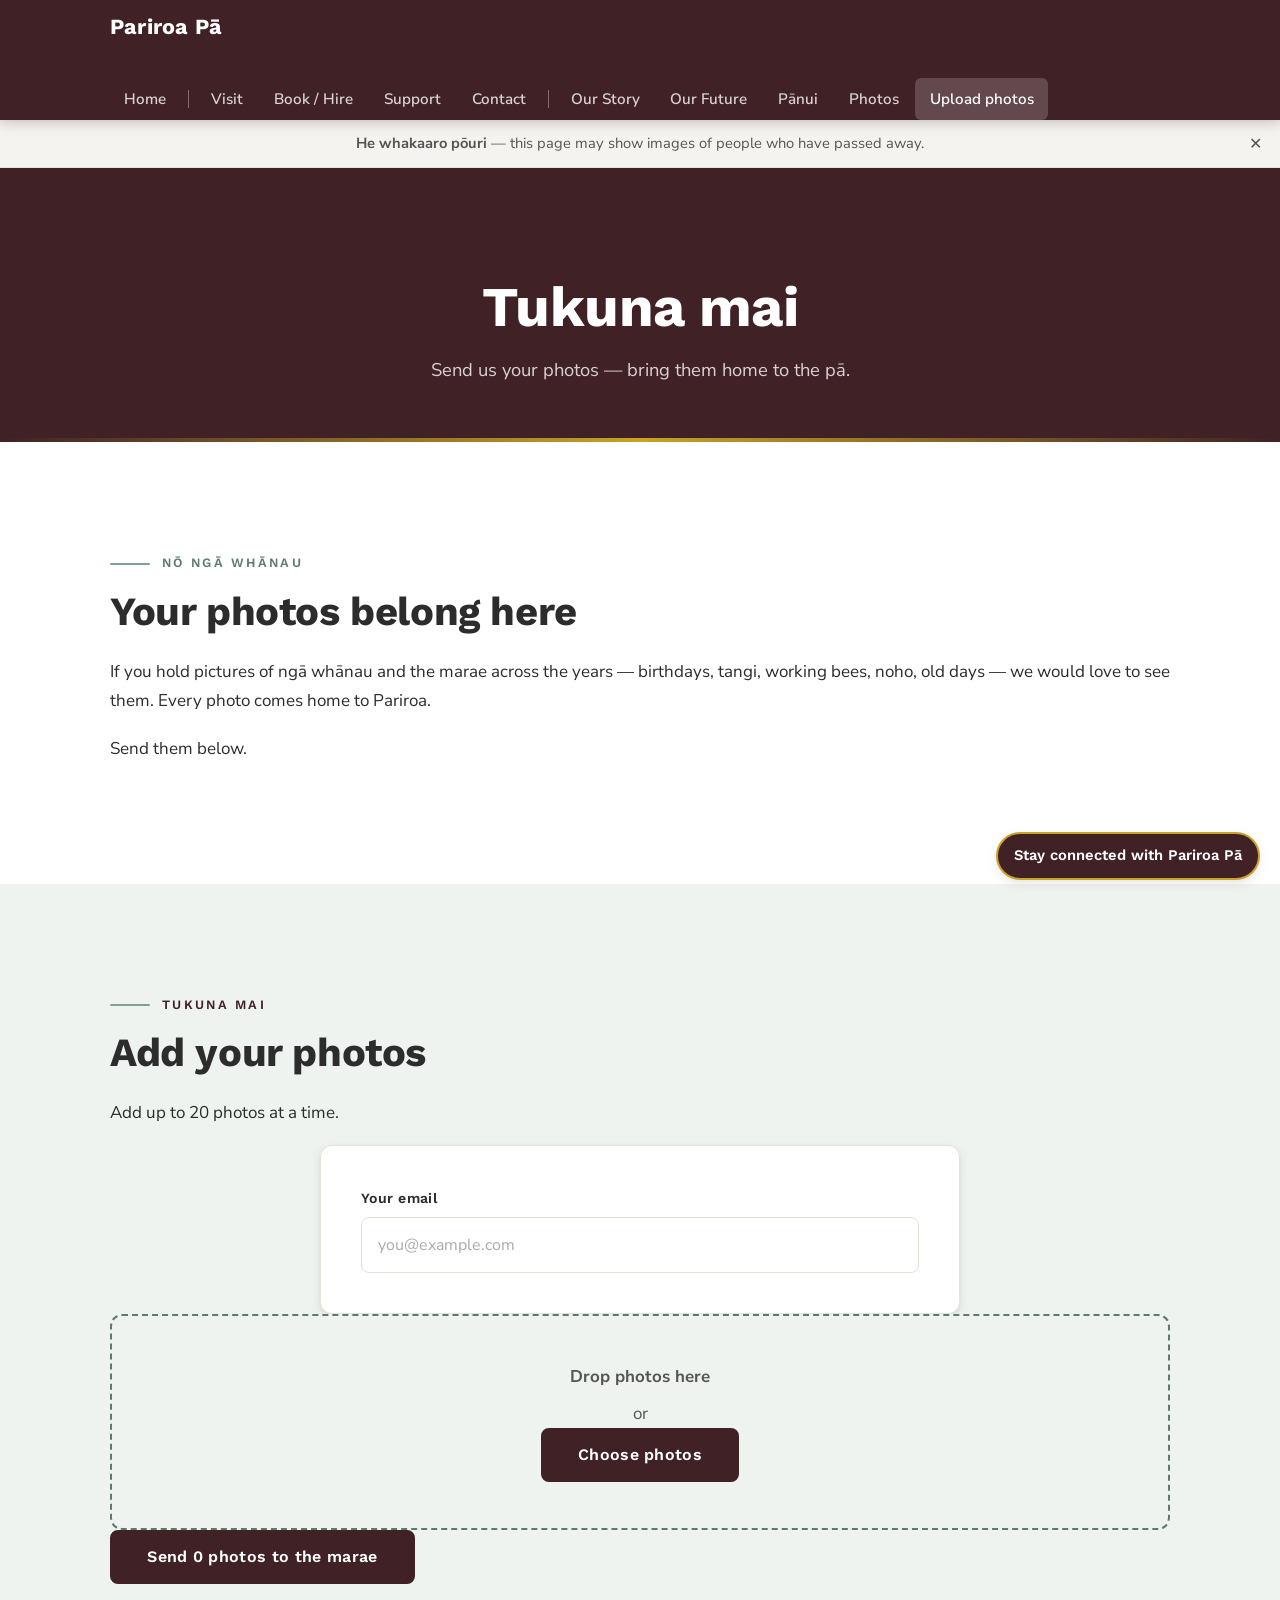
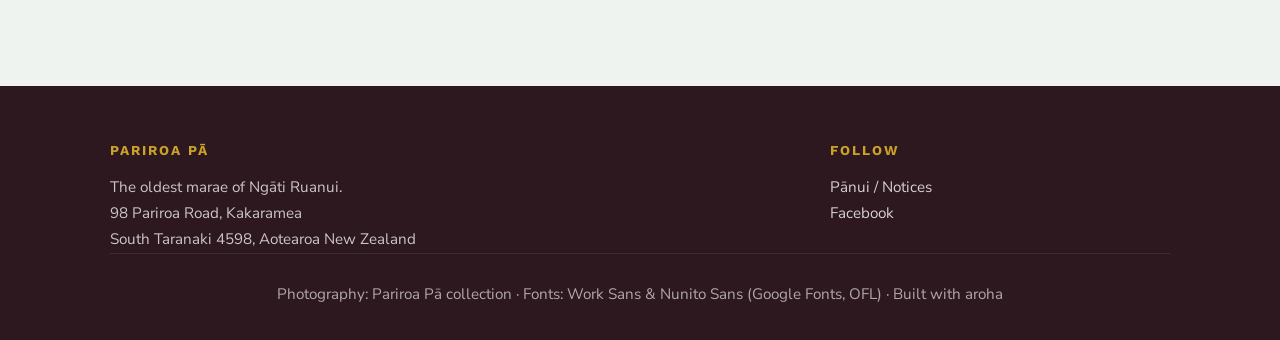
<file: site/share.html>
<!DOCTYPE html>
<html lang="en">
<head>
  <meta charset="UTF-8">
  <meta name="viewport" content="width=device-width, initial-scale=1.0">
  <title>Tukuna mai — send us your photos — Pariroa Pā</title>
  <meta name="description" content="Share your photos of Pariroa Pā Marae with the whānau — bring them home and we will add them to the gallery.">
  <link rel="preconnect" href="https://fonts.googleapis.com">
  <link rel="preconnect" href="https://fonts.gstatic.com" crossorigin>
  <link href="https://fonts.googleapis.com/css2?family=Work+Sans:wght@400;600;700&family=Nunito+Sans:ital,wght@0,400;0,600;0,700;1,400&display=swap" rel="stylesheet">
  <link rel="stylesheet" href="styles.css">
</head>
<body>
  <header class="site-header">
    <div class="container">
      <a class="brand" href="index.html">Pariroa Pā</a>
      <nav class="nav" aria-label="Main">
        <a href="index.html">Home</a>
        <span class="nav-sep" aria-hidden="true"></span>
        <a href="visit.html">Visit</a>
        <a href="book.html">Book / Hire</a>
        <a href="support.html">Support</a>
        <a href="contact.html">Contact</a>
        <span class="nav-sep" aria-hidden="true"></span>
        <a href="our-story.html">Our Story</a>
        <a href="our-future.html">Our Future</a>
        <a href="panui.html">Pānui</a>
        <a href="photos.html">Photos</a>
        <a href="share.html" aria-current="page">Upload photos</a>
      </nav>
    </div>
  </header>

  <!-- Cultural-safety notice (same pattern as index/our-story; main.js handles the dismiss). -->
  <div class="passing-notice no-print" role="note">
    <p><span lang="mi"><strong>He whakaaro pōuri</strong></span> — this page may show images of people who have passed away.</p>
    <button class="passing-notice__close" type="button" aria-label="Dismiss this notice">✕</button>
  </div>

  <div class="page-head">
    <div class="container">
      <h1 lang="mi">Tukuna mai</h1>
      <p>Send us your photos — bring them home to the pā.</p>
    </div>
  </div>

  <main>
    <!-- Section 1: explain -->
    <section class="section" aria-labelledby="psg-login-h">
      <div class="container">
        <p class="section-label">Nō ngā whānau</p>
        <h2 id="psg-login-h">Your photos belong here</h2>
        <p>If you hold pictures of <span lang="mi">ngā whānau</span> and the marae across the years — birthdays, tangi, working bees, noho, old days — we would love to see them. Every photo comes home to Pariroa.</p>
        <p>Send them below.</p>
      </div>
    </section>

    <!-- Section 2: upload -->
    <section class="section section-sage" id="psg-upload" aria-labelledby="psg-upload-h">
      <div class="container">
        <p class="section-label">Tukuna mai</p>
        <h2 id="psg-upload-h">Add your photos</h2>
        <p>Add up to 20 photos at a time.</p>

        <form class="form-wrap" id="psg-email-form" novalidate>
          <label for="psg-email">Your email</label>
          <input type="email" id="psg-email" name="email" autocomplete="email" required
                 placeholder="you@example.com" inputmode="email" maxlength="254">
        </form>

        <div class="psg-drop" id="psg-drop" role="button" tabindex="0"
             aria-label="Drop photos here, or press Enter to choose photos">
          <p><strong>Drop photos here</strong></p>
          <p>or</p>
          <button class="btn" type="button" id="psg-pick-btn">Choose photos</button>
          <input type="file" id="psg-file-input" accept="image/*" multiple hidden
                 aria-label="Choose photos to send">
          <p id="psg-drop-msg" role="status" aria-live="polite"></p>
        </div>

        <ul id="psg-file-list" class="psg-file-list" aria-label="Photos ready to send"></ul>

        <button class="btn" type="button" id="psg-send-all" hidden>Send <span id="psg-send-count">0</span> photo<span id="psg-send-plural">s</span> to the marae</button>
      </div>
    </section>

    <!-- Section 3: after -->
    <section class="section psg-thanks" id="psg-thanks" aria-labelledby="psg-thanks-h" hidden>
      <div class="container text-center">
        <p class="section-label">Ngā mihi</p>
        <h2 id="psg-thanks-h" lang="mi">Ngā mihi</h2>
        <p id="psg-thanks-text">Your photos have been sent.</p>
        <button class="btn" type="button" id="psg-send-more">Send more photos</button>
      </div>
    </section>
  </main>

  <footer class="site-footer">
    <div class="container">
      <div class="footer-cols">
        <div><h3>Pariroa Pā</h3><p>The oldest marae of Ngāti Ruanui.<br>98 Pariroa Road, Kakaramea<br>South Taranaki 4598, Aotearoa New Zealand</p></div>
        <div><h3>Follow</h3><p><a href="panui.html">Pānui / Notices</a><br><a href="https://www.facebook.com/groups/630582840908596/" rel="noopener">Facebook</a></p></div>
      </div>
      <p class="footer-credits">Photography: Pariroa Pā collection &middot; Fonts: Work Sans &amp; Nunito Sans (Google Fonts, OFL) &middot; Built with aroha</p>
    </div>
  </footer>
  <div class="mobile-cta no-print"><a class="btn" href="book.html">Book the Marae</a></div>
  <script src="main.js" defer></script>
  <script src="share.js" defer></script>
</body>
</html>
</file>
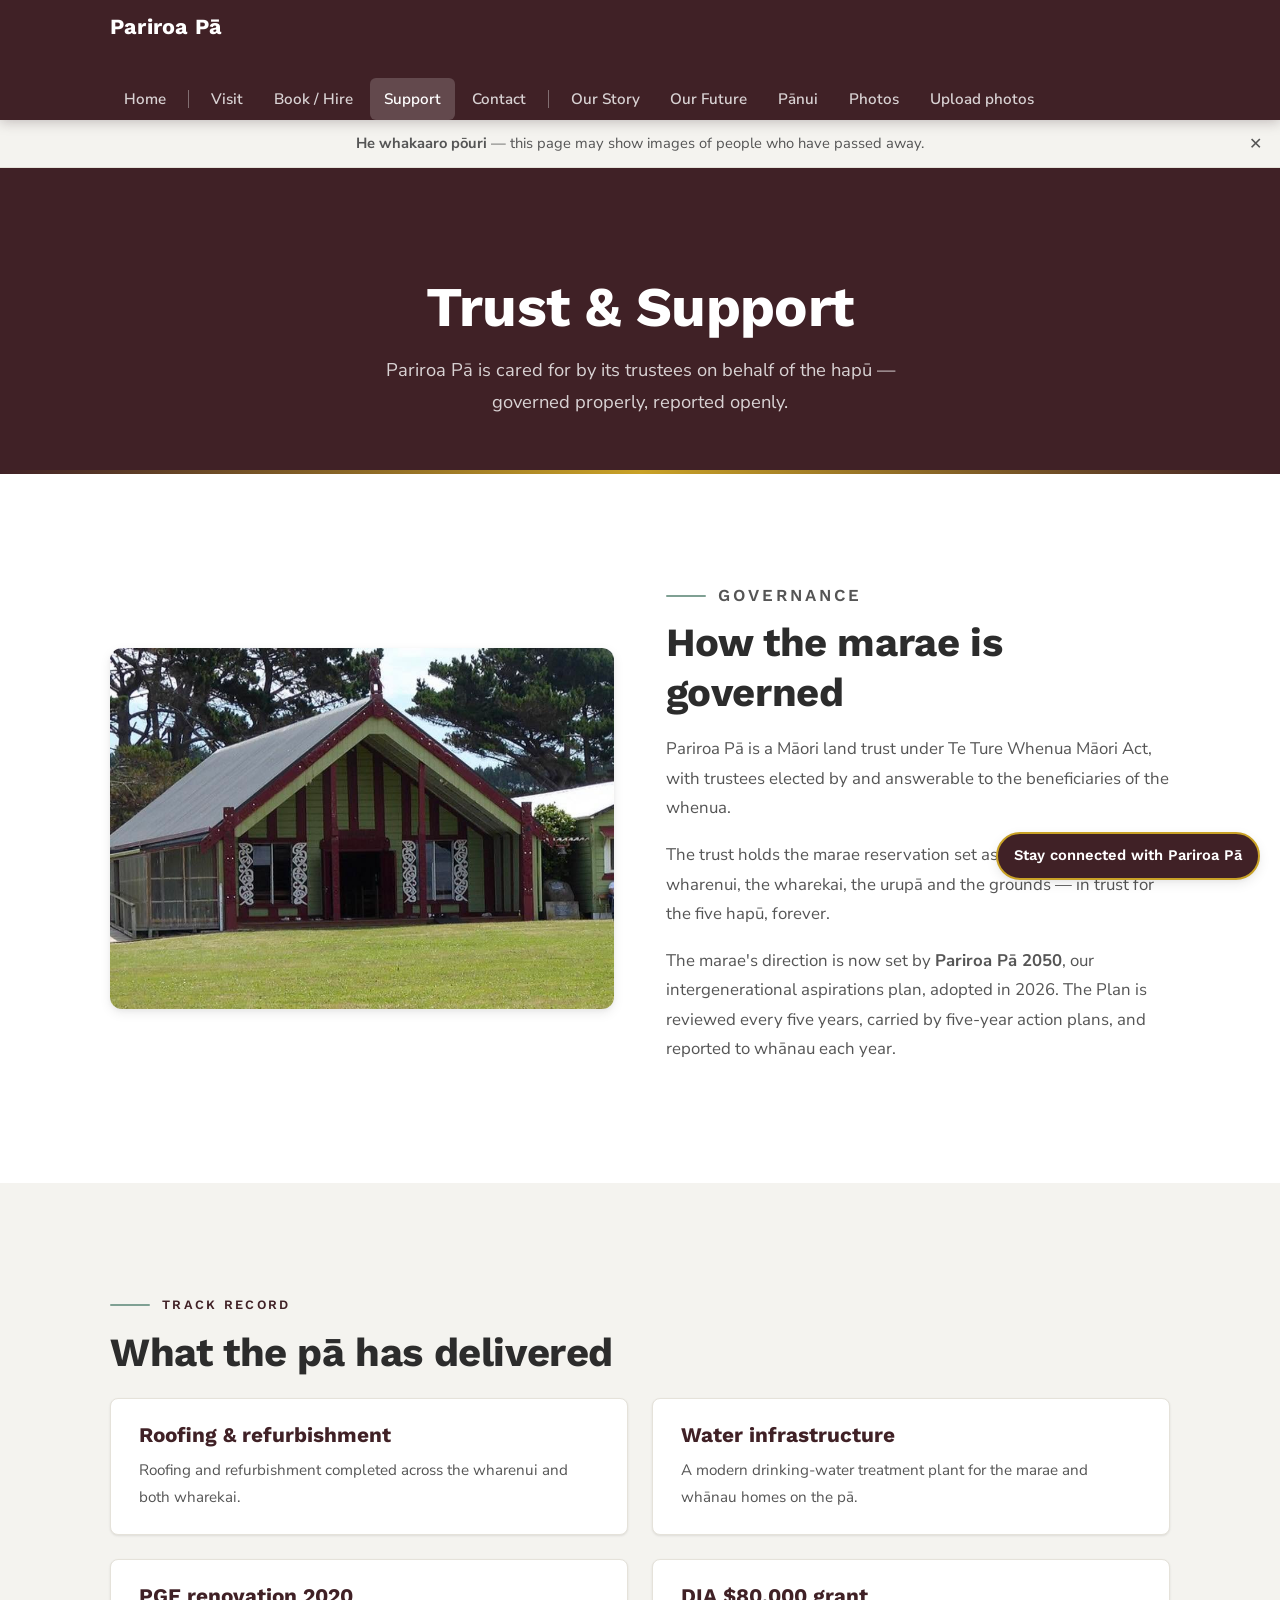
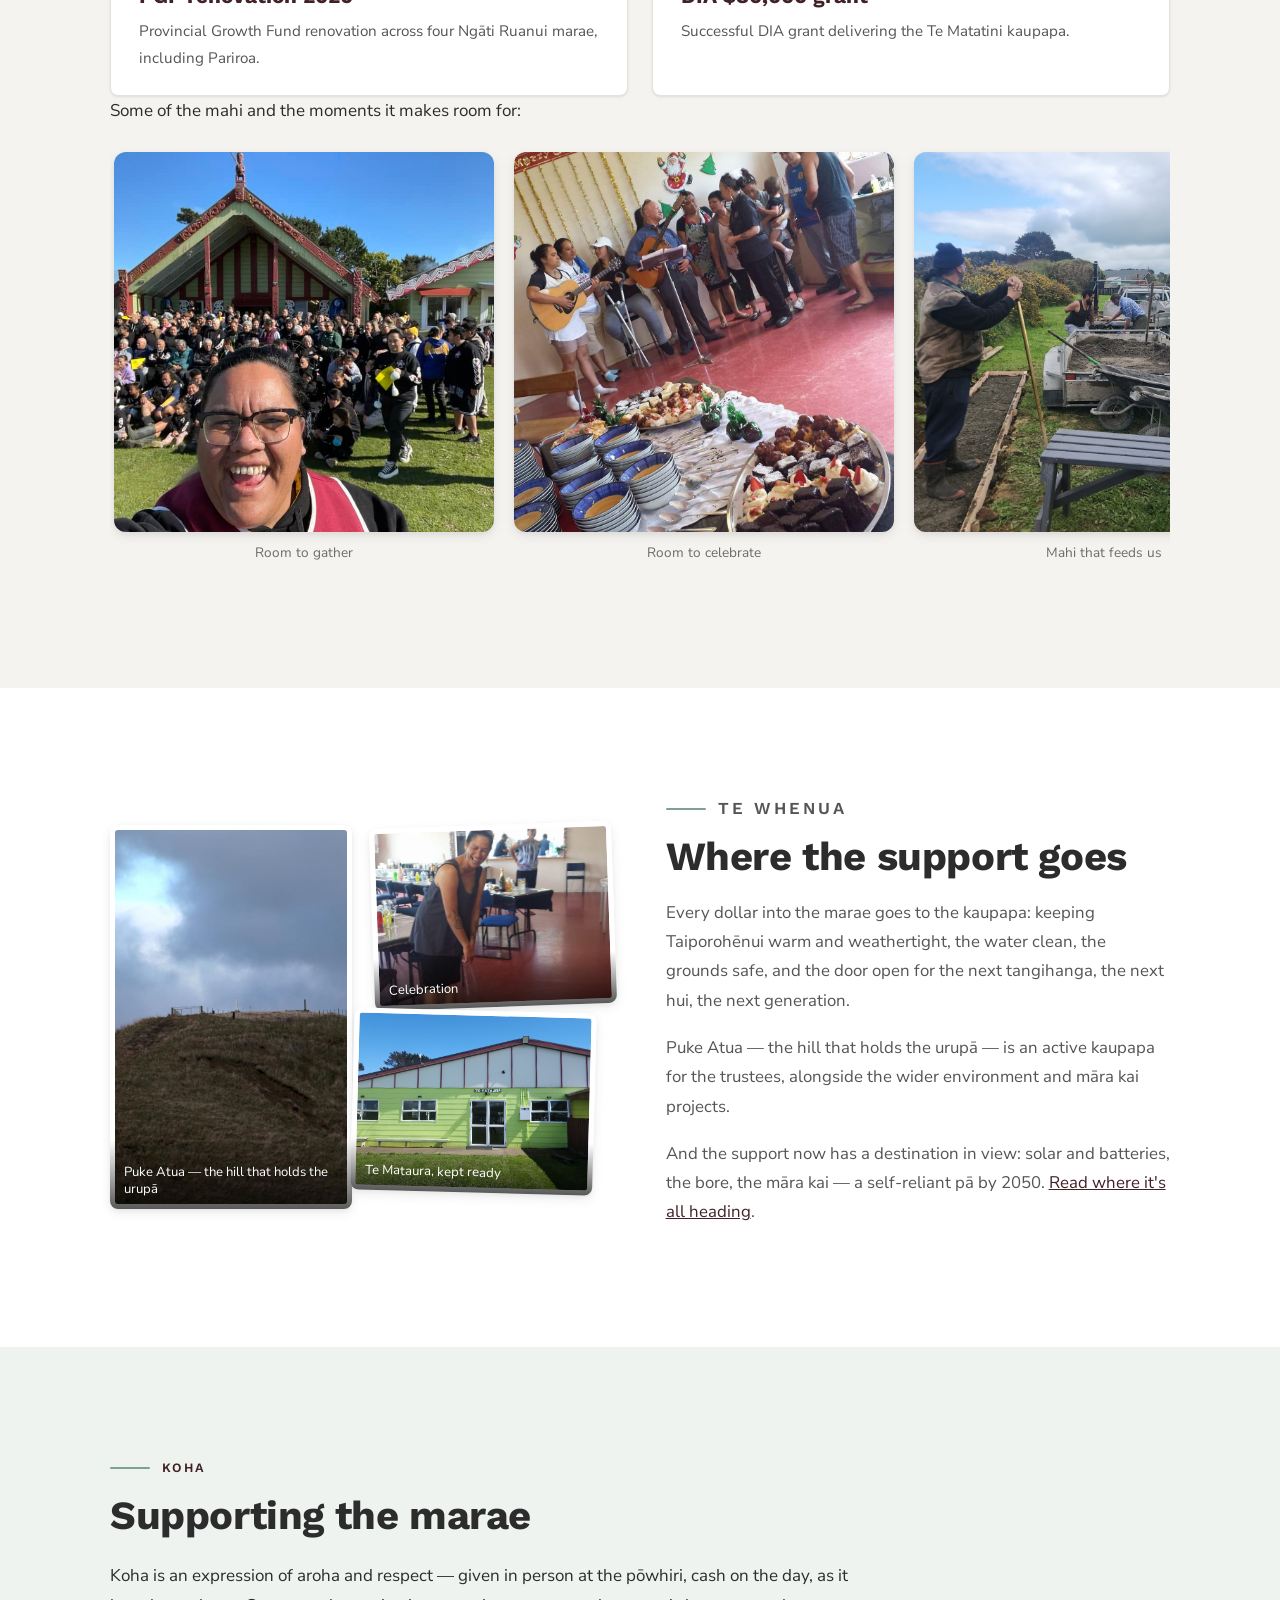
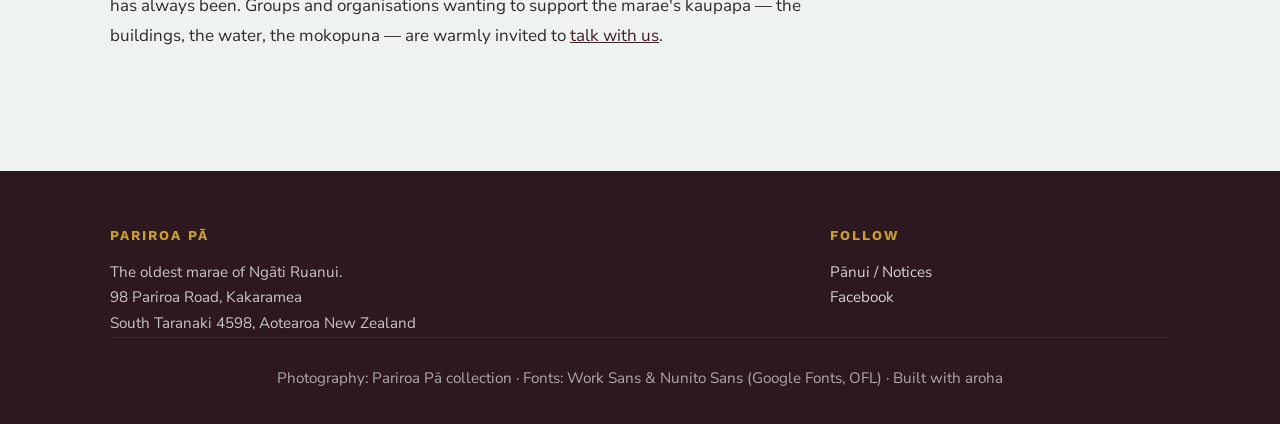
<file: site/support.html>
<!DOCTYPE html>
<html lang="en">
<head>
  <meta charset="UTF-8"><meta name="viewport" content="width=device-width, initial-scale=1.0">
  <title>Trust & Support — Pariroa Pā</title>
  <meta name="description" content="How Pariroa Pā is governed and how to support the marae.">
  <link rel="preconnect" href="https://fonts.googleapis.com"><link rel="preconnect" href="https://fonts.gstatic.com" crossorigin>
  <link href="https://fonts.googleapis.com/css2?family=Work+Sans:wght@400;600;700&family=Nunito+Sans:ital,wght@0,400;0,600;0,700;1,400&display=swap" rel="stylesheet">
  <link rel="stylesheet" href="styles.css">
</head>
<body>
  <header class="site-header"><div class="container">
    <a class="brand" href="index.html">Pariroa Pā</a>
    <nav class="nav" aria-label="Main">
  <a href="index.html">Home</a>
  <span class="nav-sep" aria-hidden="true"></span>
  <a href="visit.html">Visit</a>
  <a href="book.html">Book / Hire</a>
  <a href="support.html" aria-current="page">Support</a>
  <a href="contact.html">Contact</a>
  <span class="nav-sep" aria-hidden="true"></span>
  <a href="our-story.html">Our Story</a>
  <a href="our-future.html">Our Future</a>
  <a href="panui.html">Pānui</a>
  <a href="photos.html">Photos</a>
  <a href="share.html">Upload photos</a>
</nav>
  </div></header>
  <!-- Cultural-safety notice (photos of people added 2026-10-01; main.js handles the dismiss). -->
  <div class="passing-notice no-print" role="note">
    <p><span lang="mi"><strong>He whakaaro pōuri</strong></span> — this page may show images of people who have passed away.</p>
    <button class="passing-notice__close" type="button" aria-label="Dismiss this notice">✕</button>
  </div>
  <div class="page-head"><div class="container"><h1>Trust &amp; Support</h1><p>Pariroa Pā is cared for by its trustees on behalf of the hapū — governed properly, reported openly.</p></div></div>
  <main>
    <section class="section">
      <div class="container">
        <div class="info-block">
          <div class="info-photo"><img src="images/wharenui.jpg" alt="Taiporohēnui wharenui, the ancestral meeting house of Pariroa Pā" loading="lazy" width="883" height="632"></div>
          <div class="info-text">
            <p class="section-label">Governance</p>
            <h2>How the marae is governed</h2>
            <p>Pariroa Pā is a Māori land trust under Te Ture Whenua Māori Act, with trustees elected by and answerable to the beneficiaries of the whenua.</p>
            <p>The trust holds the marae reservation set aside in 1926 — the wharenui, the wharekai, the urupā and the grounds — in trust for the five hapū, forever.</p>
            <p>The marae's direction is now set by <strong>Pariroa Pā 2050</strong>, our intergenerational aspirations plan, adopted in 2026. The Plan is reviewed every five years, carried by five-year action plans, and reported to whānau each year.</p>
            <!-- FLAG: relationship to the Mahere Rautaki 2023–2033 (v2's "ten-year strategic plan, ratified by the beneficiaries") — which document governs? Trustees to confirm wording before launch. -->
          </div>
        </div>
      </div>
    </section>
    <section class="section section-alt">
      <div class="container">
        <p class="section-label">Track Record</p>
        <h2>What the pā has delivered</h2>
        <div class="feature-row">
          <div class="feature-box"><h3>Roofing &amp; refurbishment</h3><p>Roofing and refurbishment completed across the wharenui and both wharekai.</p></div>
          <div class="feature-box"><h3>Water infrastructure</h3><p>A modern drinking-water treatment plant for the marae and whānau homes on the pā.</p></div>
          <div class="feature-box"><h3>PGF renovation 2020</h3><p>Provincial Growth Fund renovation across four Ngāti Ruanui marae, including Pariroa.</p></div>
          <div class="feature-box"><h3>DIA $80,000 grant</h3><p>Successful DIA grant delivering the Te Matatini kaupapa.</p></div>
        </div>
        <p>Some of the mahi and the moments it makes room for:</p>
        <div class="photo-strip">
          <!-- FLAG: people shown — trustee/kaumātau sign-off before launch -->
          <figure>
            <img src="images/wharenui-crowd-smiling.jpg" alt="Laughing whānau in front of the Taiporohēnui wharenui." loading="lazy" width="960" height="720">
            <figcaption>Room to gather</figcaption>
          </figure>
          <!-- FLAG: people shown — trustee/kaumātau sign-off before launch -->
          <figure>
            <img src="images/marae-gathering-music-kai.jpg" alt="Whānau gathered for music and kai at the marae." loading="lazy" width="1080" height="1920">
            <figcaption>Room to celebrate</figcaption>
          </figure>
          <!-- FLAG: people shown — trustee/kaumātau sign-off before launch -->
          <figure>
            <img src="images/mara-kai-working-bee.jpg" alt="A group of adults working together on the marae gardens." loading="lazy" width="1920" height="1080">
            <figcaption>Mahi that feeds us</figcaption>
          </figure>
          <!-- FLAG: people shown — trustee/kaumātau sign-off before launch -->
          <figure>
            <img src="images/hangi.jpg" alt="A crew of men at work by the hangi pit." loading="lazy" width="720" height="960">
            <figcaption>The hangi crew</figcaption>
          </figure>
        </div>
      </div>
    </section>
    <section class="section">
      <div class="container">
        <div class="info-block rev">
          <div class="info-photo photo-collage">
            <figure class="pc-main"><img src="images/puke-atua.jpg" alt="Puke Atua, the hill that holds the urupā" loading="lazy" width="1404" height="936"><figcaption>Puke Atua — the hill that holds the urupā</figcaption></figure>
            <!-- FLAG: people shown — trustee/kaumātau sign-off before launch -->
            <figure class="pc-b"><img src="images/wharekai-celebration.jpg" alt="Laughter in the wharekai" loading="lazy" width="1080" height="1920"><figcaption>Celebration</figcaption></figure>
            <figure class="pc-c"><img src="images/te-mataura-exterior.jpg" alt="The Te Mataura dining room at Pariroa Pā" loading="lazy" width="1920" height="1080"><figcaption>Te Mataura, kept ready</figcaption></figure>
          </div>
          <div class="info-text">
            <p class="section-label"><span lang="mi">Te Whenua</span></p>
            <h2>Where the support goes</h2>
            <p>Every dollar into the marae goes to the kaupapa: keeping Taiporohēnui warm and weathertight, the water clean, the grounds safe, and the door open for the next tangihanga, the next hui, the next generation.</p>
            <p>Puke Atua — the hill that holds the urupā — is an active kaupapa for the trustees, alongside the wider environment and māra kai projects.</p>
            <p>And the support now has a destination in view: solar and batteries, the bore, the māra kai — a self-reliant pā by 2050. <a href="our-future.html">Read where it's all heading</a>.</p>
          </div>
        </div>
      </div>
    </section>
    <section class="section section-sage">
      <div class="container">
        <p class="section-label">Koha</p>
        <h2>Supporting the marae</h2>
        <p style="max-width:48rem;">Koha is an expression of aroha and respect — given in person at the pōwhiri, cash on the day, as it has always been. Groups and organisations wanting to support the marae's kaupapa — the buildings, the water, the mokopuna — are warmly invited to <a href="contact.html">talk with us</a>.</p>
      </div>
    </section>
  </main>
  <footer class="site-footer"><div class="container"><div class="footer-cols">
    <div><h3>Pariroa Pā</h3><p>The oldest marae of Ngāti Ruanui.<br>98 Pariroa Road, Kakaramea<br>South Taranaki 4598, Aotearoa New Zealand</p></div>
    <div><h3>Follow</h3><p><a href="panui.html">Pānui / Notices</a><br><a href="https://www.facebook.com/groups/630582840908596/" rel="noopener">Facebook</a></p></div>
  </div><p class="footer-credits">Photography: Pariroa Pā collection &middot; Fonts: Work Sans &amp; Nunito Sans (Google Fonts, OFL) &middot; Built with aroha</p></div></footer>
  <div class="mobile-cta no-print"><a class="btn" href="book.html">Book the Marae</a></div>
  <script src="main.js" defer></script>
</body>
</html>
</file>
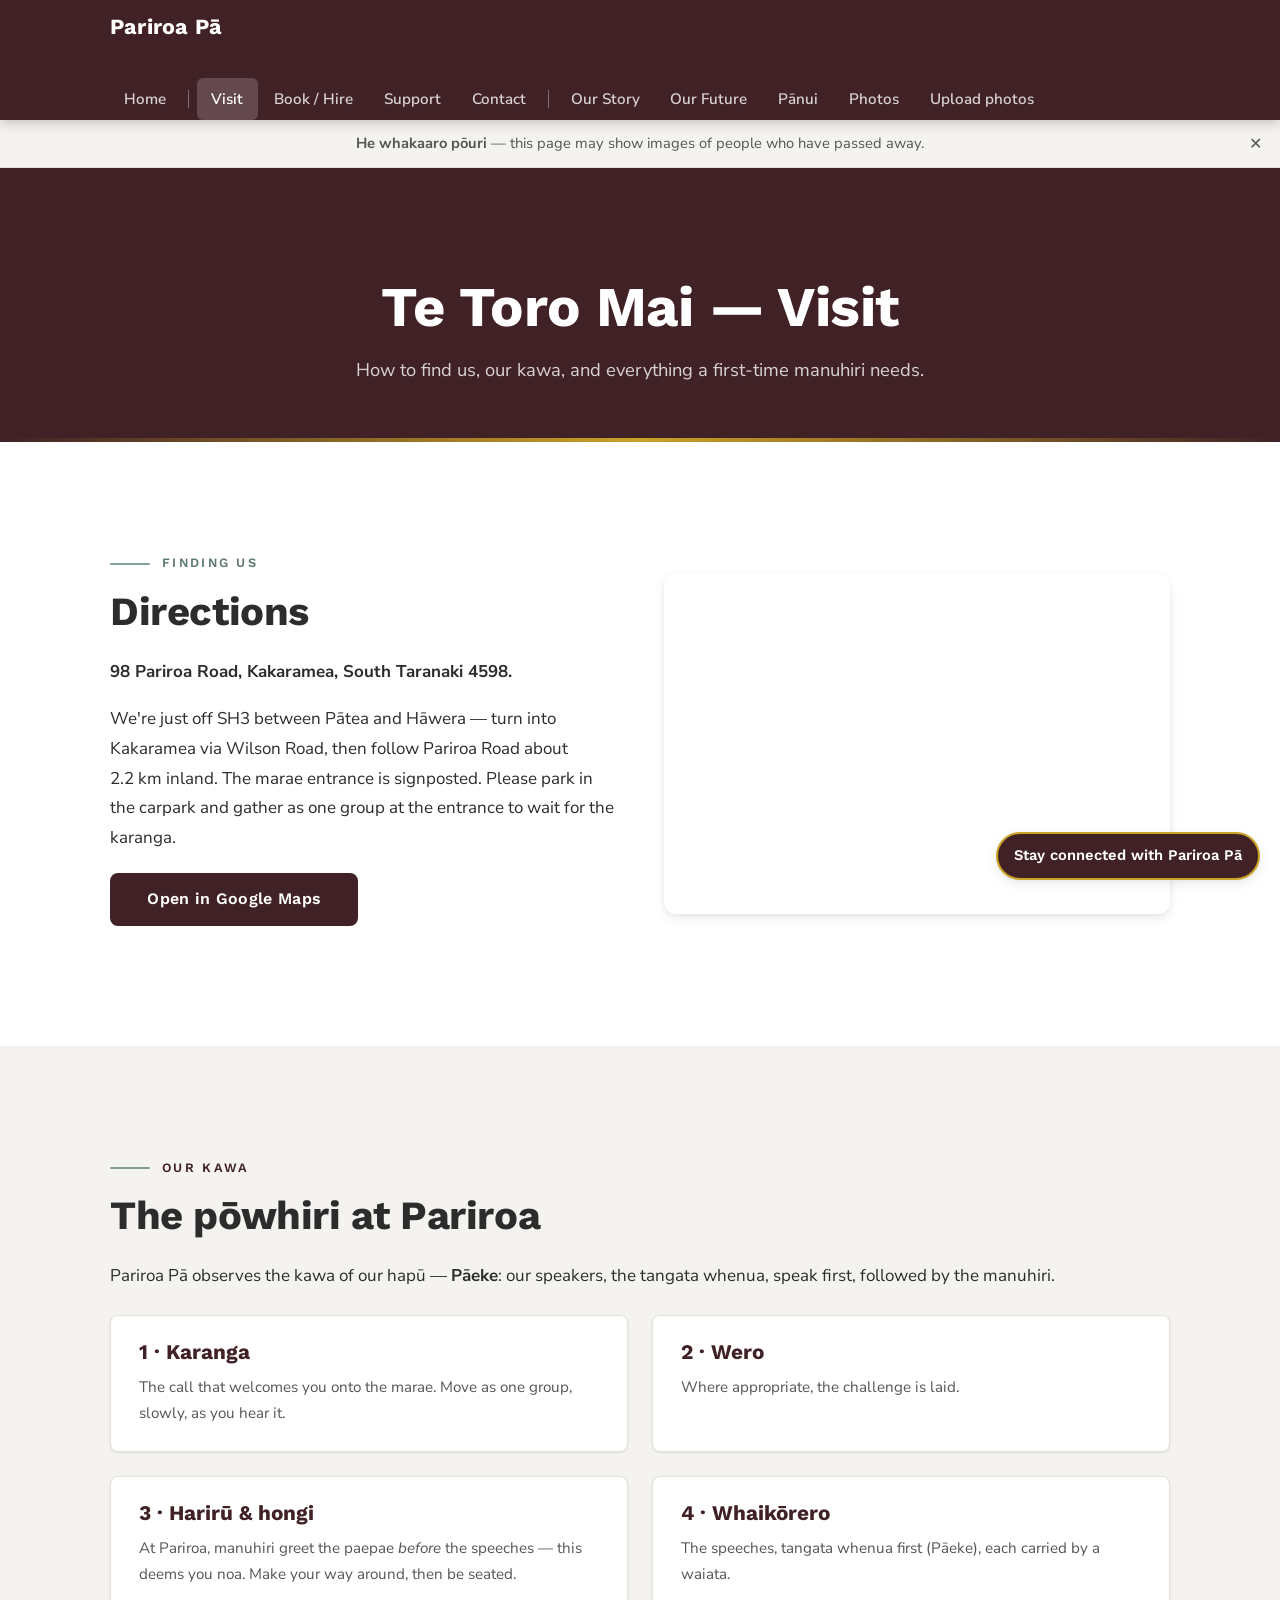
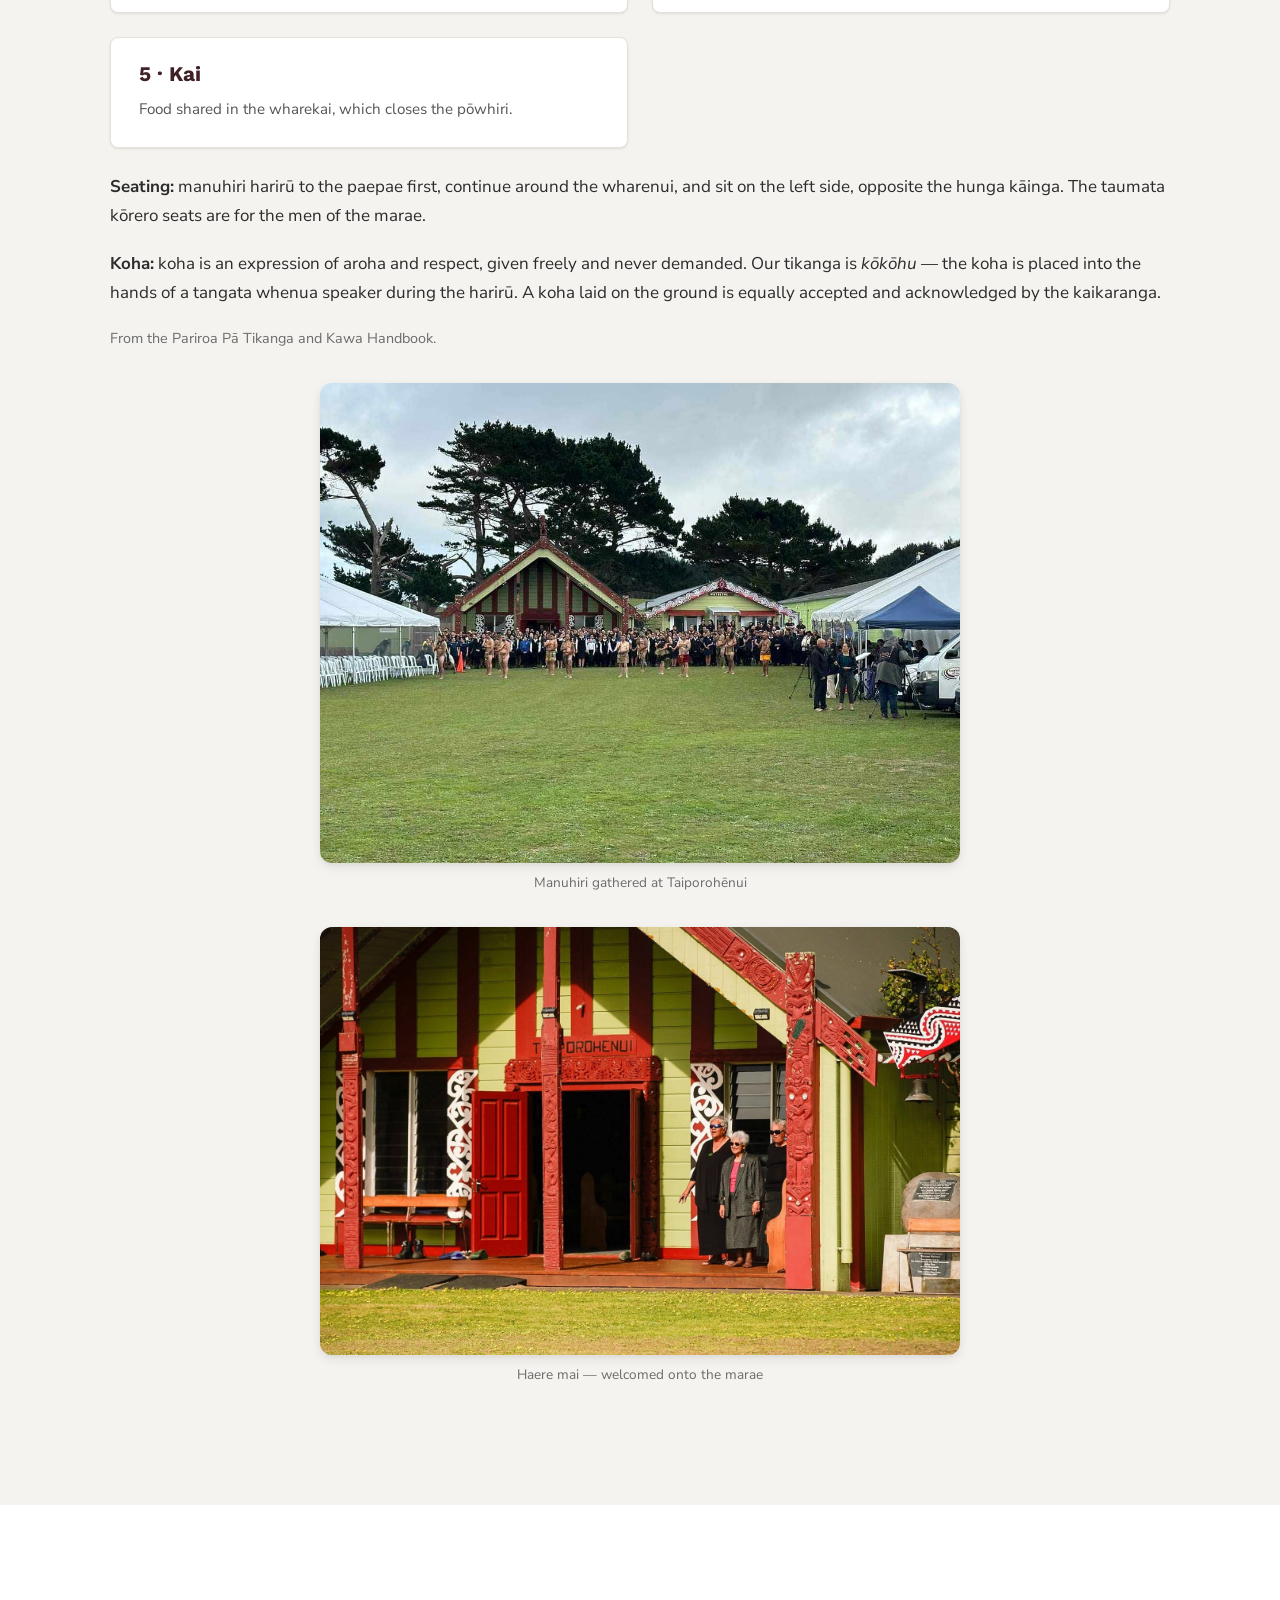
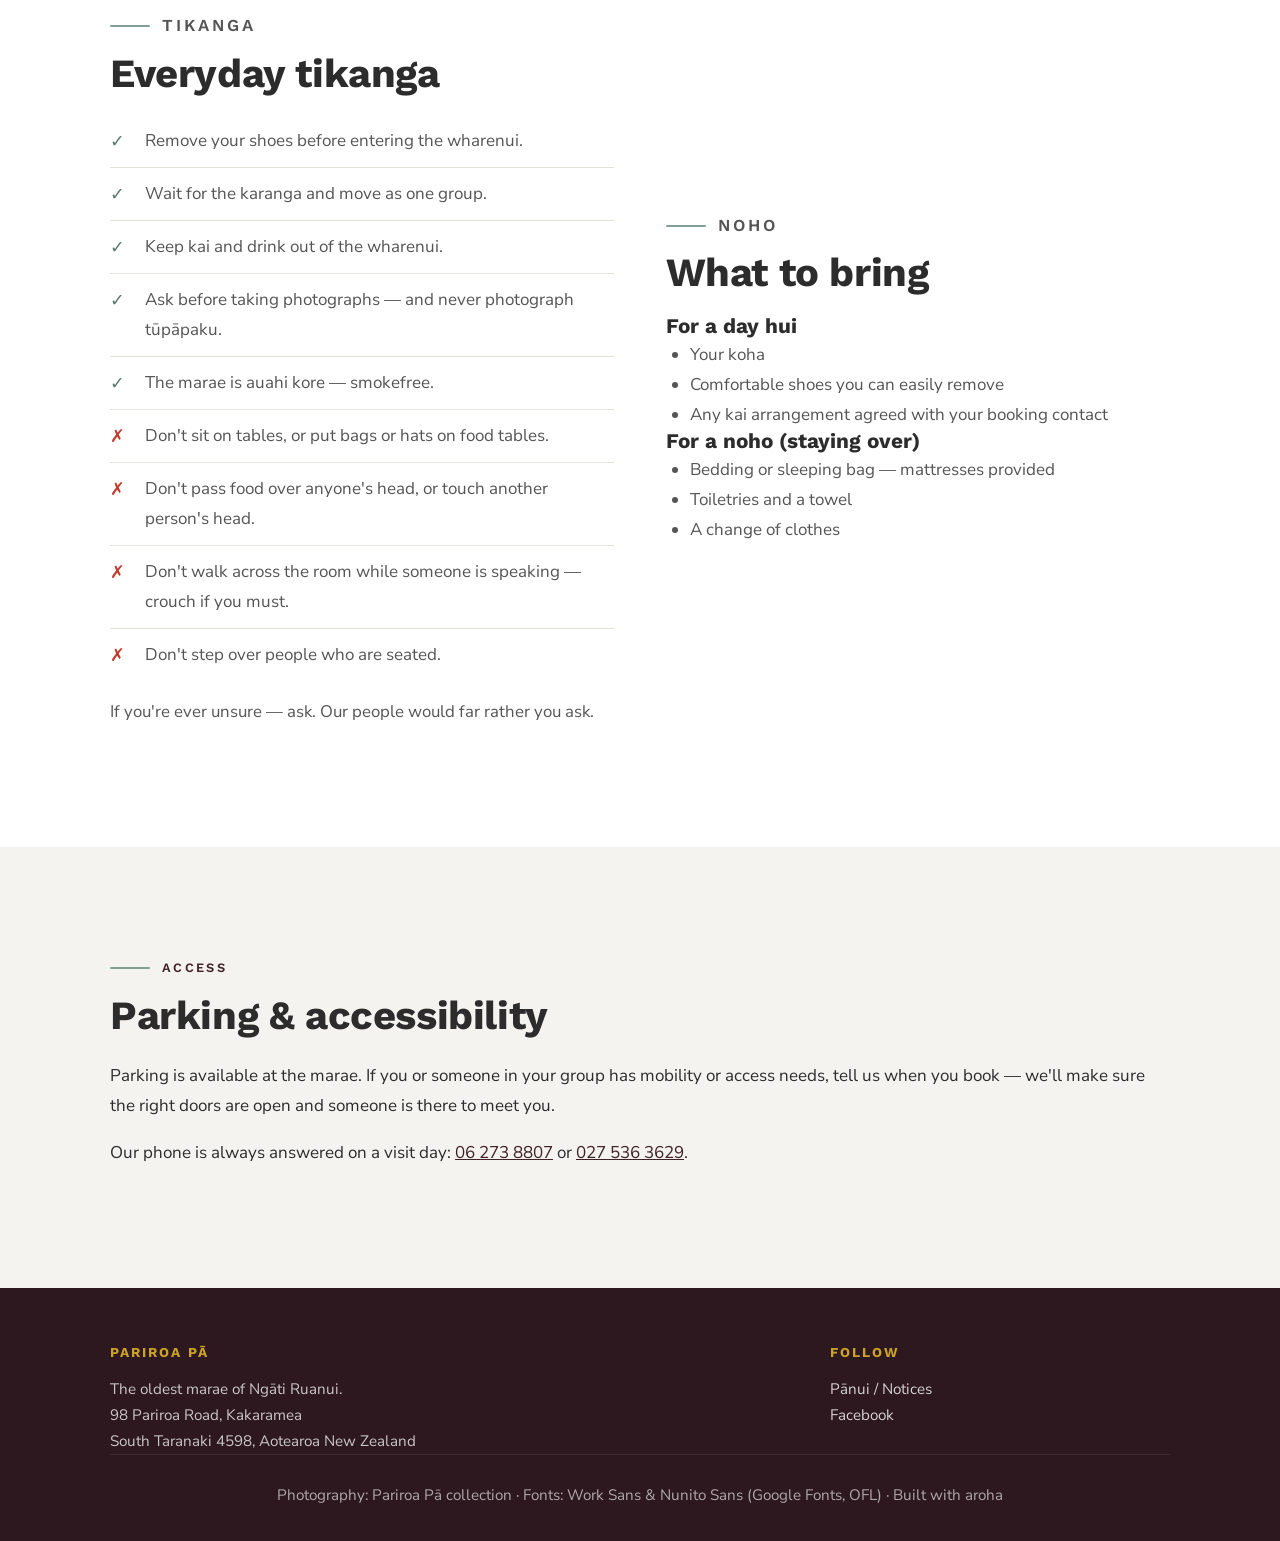
<file: site/visit.html>
<!DOCTYPE html>
<html lang="en">
<head>
  <meta charset="UTF-8"><meta name="viewport" content="width=device-width, initial-scale=1.0">
  <title>Visit — Pariroa Pā</title>
  <meta name="description" content="Directions to Pariroa Pā, our kawa for pōwhiri, tikanga, what to bring, parking and accessibility.">
  <link rel="preconnect" href="https://fonts.googleapis.com"><link rel="preconnect" href="https://fonts.gstatic.com" crossorigin>
  <link href="https://fonts.googleapis.com/css2?family=Work+Sans:wght@400;600;700&family=Nunito+Sans:ital,wght@0,400;0,600;0,700;1,400&display=swap" rel="stylesheet">
  <link rel="stylesheet" href="styles.css">
</head>
<body>
  <header class="site-header"><div class="container">
    <a class="brand" href="index.html">Pariroa Pā</a>
    <nav class="nav" aria-label="Main">
  <a href="index.html">Home</a>
  <span class="nav-sep" aria-hidden="true"></span>
  <a href="visit.html" aria-current="page">Visit</a>
  <a href="book.html">Book / Hire</a>
  <a href="support.html">Support</a>
  <a href="contact.html">Contact</a>
  <span class="nav-sep" aria-hidden="true"></span>
  <a href="our-story.html">Our Story</a>
  <a href="our-future.html">Our Future</a>
  <a href="panui.html">Pānui</a>
  <a href="photos.html">Photos</a>
  <a href="share.html">Upload photos</a>
</nav>
  </div></header>
  <!-- Cultural-safety notice (photos of people added 2026-10-01; main.js handles the dismiss). -->
  <div class="passing-notice no-print" role="note">
    <p><span lang="mi"><strong>He whakaaro pōuri</strong></span> — this page may show images of people who have passed away.</p>
    <button class="passing-notice__close" type="button" aria-label="Dismiss this notice">✕</button>
  </div>
  <div class="page-head"><div class="container"><h1><span lang="mi">Te Toro Mai</span> — Visit</h1><p>How to find us, our kawa, and everything a first-time manuhiri needs.</p></div></div>
  <main>
    <section class="section">
      <div class="container">
        <div class="location-section">
          <div>
            <p class="section-label">Finding Us</p>
            <h2>Directions</h2>
            <p><strong>98 Pariroa Road, Kakaramea, South Taranaki 4598.</strong></p>
            <p>We're just off SH3 between Pātea and Hāwera — turn into Kakaramea via Wilson Road, then follow Pariroa Road about 2.2&nbsp;km inland. The marae entrance is signposted. Please park in the carpark and gather as one group at the entrance to wait for the karanga.</p>
            <p style="margin-top:1.25rem;"><a class="btn" href="https://www.google.com/maps/search/?api=1&amp;query=Pariroa+Marae+98+Pariroa+Road+Kakaramea">Open in Google Maps</a></p>
          </div>
          <div class="map-box"><iframe title="Map showing Pariroa Pā" src="https://www.google.com/maps?q=Pariroa+Marae+98+Pariroa+Road+Kakaramea&output=embed" loading="lazy"></iframe></div>
        </div>
      </div>
    </section>
    <section class="section section-alt">
      <div class="container">
        <p class="section-label">Our Kawa</p>
        <h2>The pōwhiri at Pariroa</h2>
        <p>Pariroa Pā observes the kawa of our hapū — <strong>Pāeke</strong>: our speakers, the tangata whenua, speak first, followed by the manuhiri.</p>
        <div class="feature-row" style="margin-top:1.5rem;">
          <div class="feature-box"><h3>1 · Karanga</h3><p>The call that welcomes you onto the marae. Move as one group, slowly, as you hear it.</p></div>
          <div class="feature-box"><h3>2 · Wero</h3><p>Where appropriate, the challenge is laid.</p></div>
          <div class="feature-box"><h3>3 · Harirū &amp; hongi</h3><p>At Pariroa, manuhiri greet the paepae <em>before</em> the speeches — this deems you noa. Make your way around, then be seated.</p></div>
          <div class="feature-box"><h3>4 · Whaikōrero</h3><p>The speeches, tangata whenua first (Pāeke), each carried by a waiata.</p></div>
          <div class="feature-box"><h3>5 · Kai</h3><p>Food shared in the wharekai, which closes the pōwhiri.</p></div>
        </div>
        <div style="margin-top:1.5rem;">
          <p><strong>Seating:</strong> manuhiri harirū to the paepae first, continue around the wharenui, and sit on the left side, opposite the hunga kāinga. The taumata kōrero seats are for the men of the marae.</p>
          <p><strong>Koha:</strong> koha is an expression of aroha and respect, given freely and never demanded. Our tikanga is <em lang="mi">kōkōhu</em> — the koha is placed into the hands of a tangata whenua speaker during the harirū. A koha laid on the ground is equally accepted and acknowledged by the kaikaranga.</p>
          <p style="color:var(--text-light);font-size:.9rem;">From the Pariroa Pā Tikanga and Kawa Handbook.</p>
        </div>
        <!-- FLAG: people shown — trustee/kaumātau sign-off before launch -->
        <figure style="max-width:640px;margin:2rem auto;"><img src="images/wharenui-crowd.jpg" alt="Manuhiri and whānau gathered in front of Taiporohēnui" loading="lazy" width="1080" height="810" style="width:100%;border-radius:var(--radius-lg);box-shadow:var(--shadow-md);"><figcaption style="text-align:center;color:var(--text-light);font-size:0.85rem;margin-top:0.5rem;">Manuhiri gathered at Taiporohēnui</figcaption></figure>
        <!-- FLAG: people shown — trustee/kaumātau sign-off before launch -->
        <figure style="max-width:640px;margin:0 auto 1rem;"><img src="images/haranga-welcome.jpg" alt="Whānau gathered and smiling outside the marae" loading="lazy" width="1616" height="1080" style="width:100%;border-radius:var(--radius-lg);box-shadow:var(--shadow-md);"><figcaption style="text-align:center;color:var(--text-light);font-size:0.85rem;margin-top:0.5rem;"><span lang="mi">Haere mai</span> — welcomed onto the marae</figcaption></figure>
      </div>
    </section>
    <section class="section">
      <div class="container">
        <div class="info-block">
          <div class="info-text">
            <p class="section-label">Tikanga</p>
            <h2>Everyday tikanga</h2>
            <ul class="do-dont">
              <li class="do">Remove your shoes before entering the wharenui.</li>
              <li class="do">Wait for the karanga and move as one group.</li>
              <li class="do">Keep kai and drink out of the wharenui.</li>
              <li class="do">Ask before taking photographs — and never photograph tūpāpaku.</li>
              <li class="do">The marae is auahi kore — smokefree.</li>
              <li class="dont">Don't sit on tables, or put bags or hats on food tables.</li>
              <li class="dont">Don't pass food over anyone's head, or touch another person's head.</li>
              <li class="dont">Don't walk across the room while someone is speaking — crouch if you must.</li>
              <li class="dont">Don't step over people who are seated.</li>
            </ul>
            <p style="margin-top:1rem;">If you're ever unsure — ask. Our people would far rather you ask.</p>
          </div>
          <div class="info-text">
            <p class="section-label">Noho</p>
            <h2>What to bring</h2>
            <h3>For a day hui</h3>
            <ul style="padding-left:1.5rem;color:var(--text-mid);"><li>Your koha</li><li>Comfortable shoes you can easily remove</li><li>Any kai arrangement agreed with your booking contact</li></ul>
            <h3>For a noho (staying over)</h3>
            <ul style="padding-left:1.5rem;color:var(--text-mid);"><li>Bedding or sleeping bag — mattresses provided</li><li>Toiletries and a towel</li><li>A change of clothes</li></ul>
          </div>
        </div>
      </div>
    </section>
    <section class="section section-alt">
      <div class="container">
        <p class="section-label">Access</p>
        <h2>Parking &amp; accessibility</h2>
        <p>Parking is available at the marae. If you or someone in your group has mobility or access needs, tell us when you book — we'll make sure the right doors are open and someone is there to meet you.</p>
        <p>Our phone is always answered on a visit day: <a href="tel:062738807">06 273 8807</a> or <a href="tel:0275363629">027 536 3629</a>.</p>
        <!-- FLAG: "always answered on a visit day" — confirm this promise holds before launch. -->
      </div>
    </section>
  </main>
  <footer class="site-footer"><div class="container"><div class="footer-cols">
    <div><h3>Pariroa Pā</h3><p>The oldest marae of Ngāti Ruanui.<br>98 Pariroa Road, Kakaramea<br>South Taranaki 4598, Aotearoa New Zealand</p></div>
    <div><h3>Follow</h3><p><a href="panui.html">Pānui / Notices</a><br><a href="https://www.facebook.com/groups/630582840908596/" rel="noopener">Facebook</a></p></div>
  </div><p class="footer-credits">Photography: Pariroa Pā collection &middot; Fonts: Work Sans &amp; Nunito Sans (Google Fonts, OFL) &middot; Built with aroha</p></div></footer>
  <div class="mobile-cta no-print"><a class="btn" href="book.html">Book the Marae</a></div>
  <script src="main.js" defer></script>
</body>
</html>
</file>
<file: site/styles.css>
/* ============================================================
   PARIROA PA — styles.css v4.1 "Professional"
   Raetihi structure, professionally executed.
   ============================================================ */

:root {
  --white: #ffffff;
  --bg: #fafafa;
  --bg-alt: #f4f3ef;
  --bg-sage: #eef3f0;
  --text: #2c2c2c;
  --text-mid: #555;
  --text-light: #6b6b6b;
  --maroon: #402126;
  --maroon-dark: #2e1820;
  --maroon-light: #5a3448;
  --sage: #5E7A6F;
  --sage-light: #7FA093;
  --sage-bg: #eef3f0;
  --gold: #C9A227;
  --border: #e5e2da;
  --shadow-sm: 0 1px 3px rgba(0,0,0,.06), 0 1px 2px rgba(0,0,0,.04);
  --shadow-md: 0 4px 12px rgba(0,0,0,.08), 0 2px 4px rgba(0,0,0,.04);
  --shadow-lg: 0 10px 30px rgba(0,0,0,.12), 0 4px 8px rgba(0,0,0,.06);
  --radius: 8px;
  --radius-lg: 12px;
  --font-head: "Work Sans", "Segoe UI", system-ui, sans-serif;
  --font-body: "Nunito Sans", "Segoe UI", system-ui, sans-serif;
  --maxw: 1140px;
  --section-pad: clamp(4rem, 8vw, 6.5rem);
}

* { box-sizing: border-box; margin: 0; padding: 0; }
html { scroll-behavior: smooth; }
@media (prefers-reduced-motion: reduce) {
  html { scroll-behavior: auto; }
  *, *::before, *::after { animation: none !important; transition: none !important; }
}

body {
  font-family: var(--font-body);
  font-size: 1.0625rem;
  line-height: 1.75;
  color: var(--text);
  background: var(--white);
  -webkit-font-smoothing: antialiased;
}

img { max-width: 100%; height: auto; display: block; }
a { color: var(--maroon); text-decoration: none; transition: color .2s ease; }
a:hover { color: var(--sage); }

h1, h2, h3, h4 {
  font-family: var(--font-head);
  font-weight: 700;
  line-height: 1.25;
  color: var(--text);
}
h1 { font-size: clamp(2.2rem, 1.6rem + 3vw, 3.5rem); letter-spacing: -0.01em; }
h2 { font-size: clamp(1.7rem, 1.3rem + 2vw, 2.5rem); letter-spacing: -0.01em; }
h3 { font-size: 1.3rem; }
p { margin-bottom: 1.1rem; }

.container { max-width: var(--maxw); margin: 0 auto; padding: 0 clamp(1.25rem, 4vw, 2.5rem); }

/* ---- SECTION LABEL: small caps with decorative line ---- */
.section-label {
  display: inline-flex;
  align-items: center;
  gap: 0.75rem;
  font-family: var(--font-head);
  font-size: 0.8rem;
  font-weight: 600;
  letter-spacing: 0.18em;
  text-transform: uppercase;
  color: var(--sage);
  margin-bottom: 0.75rem;
}
.section-label::before {
  content: "";
  display: inline-block;
  width: 2.5rem;
  height: 2px;
  background: var(--sage-light);
  border-radius: 1px;
}

/* ---- SECTIONS ---- */
.section { padding: var(--section-pad) 0; }
.section-alt { background: var(--bg-alt); }
.section-sage { background: var(--bg-sage); }
.section h2 { margin-bottom: 1.25rem; }

/* ---- HEADER ---- */
.site-header {
  background: var(--maroon);
  position: sticky;
  top: 0;
  z-index: 100;
  box-shadow: 0 2px 12px rgba(46,24,32,.25);
}
.site-header .container {
  display: flex;
  align-items: center;
  justify-content: space-between;
  padding-top: 0;
  padding-bottom: 0;
  gap: 1.5rem;
  flex-wrap: wrap;
  min-height: 64px;
}
.brand {
  color: var(--white);
  font-family: var(--font-head);
  font-size: 1.35rem;
  font-weight: 700;
  white-space: nowrap;
  letter-spacing: 0.01em;
  padding: 0.5rem 0;
}
.brand:hover { color: var(--gold); }
.nav { display: flex; flex-wrap: wrap; gap: 2px; }
.nav a {
  color: rgba(255,255,255,.8);
  padding: 0.5rem 0.9rem;
  font-size: 0.95rem;
  font-weight: 600;
  border-radius: 6px;
  transition: background .2s, color .2s;
}
.nav a:hover { background: rgba(255,255,255,.1); color: var(--white); }
.nav a[aria-current="page"] {
  background: rgba(255,255,255,.18);
  color: var(--white);
}

/* ---- BANNER ---- */
.banner {
  position: relative;
  height: clamp(320px, 45vw, 520px);
  overflow: hidden;
  background: var(--maroon-dark);
}
.banner img {
  width: 100%;
  height: 100%;
  object-fit: cover;
  object-position: center 30%;
}
.banner::after {
  content: "";
  position: absolute;
  inset: 0;
  background: linear-gradient(180deg, rgba(46,24,32,.2) 0%, rgba(46,24,32,0) 30%, rgba(46,24,32,.65) 100%);
}
.banner-text {
  position: absolute;
  bottom: 0; left: 0; right: 0;
  z-index: 1;
  padding: 3rem 2rem 2.5rem;
  text-align: center;
}
.banner-text h1 {
  color: var(--white);
  margin: 0 0 0.4rem;
  text-shadow: 0 2px 12px rgba(0,0,0,.3);
}
.banner-text p {
  color: rgba(255,255,255,.9);
  font-size: 1.15rem;
  font-weight: 400;
  margin: 0;
  text-shadow: 0 1px 6px rgba(0,0,0,.25);
}

/* ---- INFO BLOCKS ---- */
.info-block {
  display: grid;
  gap: clamp(2rem, 4vw, 3.5rem);
  align-items: center;
}
@media (min-width: 768px) {
  .info-block { grid-template-columns: 1fr 1fr; }
  .info-block.rev .info-photo { order: -1; }
}
.info-photo {
  position: relative;
}
.info-photo img {
  width: 100%;
  border-radius: var(--radius-lg);
  box-shadow: var(--shadow-md);
  transition: box-shadow .3s ease;
}
.info-photo:hover img { box-shadow: var(--shadow-lg); }
.info-text .section-label { margin-bottom: 0.5rem; }
.info-text h2 { margin-bottom: 1rem; }
.info-text p { color: var(--text-mid); font-size: 1.05rem; }

/* ---- BUTTONS ---- */
.btn {
  display: inline-block;
  padding: 0.85rem 2.2rem;
  background: var(--maroon);
  color: var(--white);
  border: 2px solid var(--maroon);
  border-radius: var(--radius);
  font-family: var(--font-head);
  font-size: 1rem;
  font-weight: 600;
  cursor: pointer;
  transition: all .25s ease;
  text-decoration: none;
  min-height: 48px;
  line-height: 1.4;
  letter-spacing: 0.02em;
}
.btn:hover {
  background: var(--maroon-dark);
  border-color: var(--maroon-dark);
  color: var(--white);
  transform: translateY(-1px);
  box-shadow: var(--shadow-md);
}
.btn-sage {
  background: var(--sage);
  border-color: var(--sage);
}
.btn-sage:hover { background: var(--sage); border-color: var(--sage); }
.btn-outline {
  background: transparent;
  border-color: var(--maroon);
  color: var(--maroon);
}
.btn-outline:hover {
  background: var(--maroon);
  color: var(--white);
}
.btn-white {
  background: var(--white);
  border-color: var(--white);
  color: var(--maroon);
}
.btn-white:hover { background: var(--bg-alt); border-color: var(--bg-alt); color: var(--maroon); }

/* ---- TRI-COLUMN (Vision/Mission/Values) ---- */
.tri-col {
  display: grid;
  gap: clamp(2rem, 4vw, 3rem);
  text-align: center;
}
@media (min-width: 768px) { .tri-col { grid-template-columns: repeat(3, 1fr); } }
.tri-col .icon {
  width: 80px; height: 80px;
  background: var(--white);
  border: 2px solid var(--sage-light);
  border-radius: 50%;
  display: flex; align-items: center; justify-content: center;
  margin: 0 auto 1.25rem;
  font-size: 2rem;
  box-shadow: var(--shadow-sm);
}
.tri-col h3 {
  font-family: var(--font-head);
  font-size: 1.35rem;
  margin-bottom: 0.6rem;
  color: var(--maroon);
}
.tri-col .te-reo {
  font-weight: 700;
  color: var(--sage);
  font-style: italic;
  margin-bottom: 0.5rem;
  font-size: 0.95rem;
}
.tri-col > div > p:last-child {
  color: var(--text-mid);
  font-size: 0.95rem;
  margin: 0;
  line-height: 1.6;
}

/* ---- VALUE CARDS ---- */
.values-row {
  display: grid;
  gap: 1.5rem;
}
@media (min-width: 640px) { .values-row { grid-template-columns: repeat(2, 1fr); } }
@media (min-width: 960px) { .values-row { grid-template-columns: repeat(4, 1fr); } }
.value-card {
  background: var(--white);
  border: 1px solid var(--border);
  border-radius: var(--radius);
  padding: 1.75rem 1.5rem;
  text-align: center;
  box-shadow: var(--shadow-sm);
  transition: transform .25s ease, box-shadow .25s ease;
}
.value-card:hover {
  transform: translateY(-4px);
  box-shadow: var(--shadow-md);
}
.value-card h3 {
  font-family: var(--font-head);
  color: var(--maroon);
  font-size: 1.15rem;
  margin-bottom: 0.5rem;
}
.value-card p {
  color: var(--text-mid);
  font-size: 0.92rem;
  margin: 0;
  line-height: 1.55;
}

/* ---- CARD / PANEL ---- */
.card {
  background: var(--white);
  border: 1px solid var(--border);
  border-radius: var(--radius);
  padding: 1.75rem;
  box-shadow: var(--shadow-sm);
  transition: box-shadow .25s ease;
}
.card:hover { box-shadow: var(--shadow-md); }
.card h3 { margin-top: 0; }
.card .card-photo {
  width: 100%;
  height: auto;
  aspect-ratio: 16 / 10;
  object-fit: cover;
  border-radius: var(--radius);
  margin-bottom: 1rem;
  display: block;
}

/* ---- LOCATION ---- */
.location-section {
  display: grid;
  gap: clamp(2rem, 4vw, 3rem);
  align-items: center;
}
@media (min-width: 768px) { .location-section { grid-template-columns: 1fr 1fr; } }
.map-box {
  border-radius: var(--radius-lg);
  overflow: hidden;
  box-shadow: var(--shadow-md);
}
.map-box iframe {
  width: 100%; height: 340px; border: 0;
  display: block;
}

/* ---- FORMS ---- */
.form-wrap {
  max-width: 640px;
  margin: 0 auto;
}
form {
  background: var(--white);
  border: 1px solid var(--border);
  border-radius: var(--radius-lg);
  padding: clamp(1.5rem, 4vw, 2.5rem);
  box-shadow: var(--shadow-md);
}
label {
  display: block;
  font-family: var(--font-head);
  font-weight: 600;
  font-size: 0.88rem;
  letter-spacing: 0.03em;
  margin: 1.25rem 0 0.4rem;
  color: var(--text);
}
label:first-child { margin-top: 0; }
input, select, textarea {
  width: 100%;
  padding: 0.8rem 1rem;
  font: inherit;
  font-size: 1rem;
  color: var(--text);
  border: 1.5px solid var(--border);
  border-radius: var(--radius);
  background: var(--white);
  transition: border-color .2s, box-shadow .2s;
}
input:focus, textarea:focus, select:focus {
  border-color: var(--sage-light);
  outline: none;
  box-shadow: 0 0 0 3px rgba(94,122,111,.12);
}
input::placeholder, textarea::placeholder { color: #aaa; }
select { color: var(--text); }
select option { color: #333; background: #fff; }
button[type="submit"] {
  margin-top: 1.75rem;
  width: 100%;
  font-family: var(--font-head);
  background: var(--maroon);
  color: var(--white);
  border: none;
  padding: 1rem;
  font-size: 1rem;
  font-weight: 600;
  letter-spacing: 0.03em;
  border-radius: var(--radius);
  cursor: pointer;
  transition: background .2s, transform .15s, box-shadow .2s;
}
button[type="submit"]:hover {
  background: var(--maroon-dark);
  transform: translateY(-1px);
  box-shadow: var(--shadow-md);
}

/* ---- DO/DON'T ---- */
.do-dont { list-style: none; padding: 0; }
.do-dont li {
  padding: 0.7rem 0 0.7rem 2.2rem;
  position: relative;
  border-bottom: 1px solid var(--border);
  color: var(--text-mid);
}
.do-dont li:last-child { border-bottom: none; }
.do-dont .do::before {
  content: "\2713";
  position: absolute; left: 0;
  color: var(--sage);
  font-weight: 700;
  font-size: 1.1rem;
}
.do-dont .dont::before {
  content: "\2717";
  position: absolute; left: 0;
  color: #c0392b;
  font-weight: 700;
  font-size: 1.1rem;
}

/* ---- TIMELINE ---- */
.timeline { list-style: none; padding: 0; }
.timeline li {
  display: grid;
  grid-template-columns: 5.5rem 1fr;
  gap: 1.5rem;
  padding: 1rem 0 1rem 1.75rem;
  border-left: 3px solid var(--sage-light);
  margin-left: 0.5rem;
  position: relative;
}
.timeline li::before {
  content: "";
  position: absolute; left: -9.5px; top: 1.3rem;
  width: 14px; height: 14px;
  border-radius: 50%;
  background: var(--sage);
  border: 3px solid var(--white);
  box-shadow: 0 1px 3px rgba(0,0,0,.1);
}
.timeline .year {
  font-family: var(--font-head);
  font-weight: 700;
  color: var(--maroon);
  font-size: 1.15rem;
}
.timeline li > span:last-child { color: var(--text-mid); }

/* ---- TABLE ---- */
table {
  border-collapse: collapse;
  width: 100%;
  border-radius: var(--radius);
  overflow: hidden;
  box-shadow: var(--shadow-sm);
}
th, td { text-align: left; padding: 0.85rem 1.25rem; border-bottom: 1px solid var(--border); }
th {
  font-family: var(--font-head);
  font-weight: 700;
  color: var(--maroon);
  background: var(--bg-alt);
  font-size: 0.88rem;
  letter-spacing: 0.04em;
  text-transform: uppercase;
}
td { color: var(--text-mid); }
td strong { color: var(--text); }

/* ---- PAGE HEAD (inner pages) ---- */
.page-head {
  background: var(--maroon);
  color: var(--white);
  padding: clamp(4.5rem, 10vw, 6.5rem) 0 clamp(2.5rem, 5vw, 3.5rem);
  text-align: center;
  position: relative;
}
.page-head::after {
  content: "";
  position: absolute;
  bottom: 0; left: 0; right: 0;
  height: 4px;
  background: linear-gradient(90deg, transparent, var(--gold), transparent);
}
.page-head h1 { color: var(--white); margin: 0; }
.page-head p {
  color: rgba(255,255,255,.8);
  margin: 0.75rem 0 0;
  font-size: 1.15rem;
  max-width: 36rem;
  margin-inline: auto;
}

/* ---- FEATURE BOXES ---- */
.feature-row {
  display: grid;
  gap: 1.5rem;
}
@media (min-width: 640px) { .feature-row { grid-template-columns: 1fr 1fr; } }
.feature-box {
  background: var(--white);
  border: 1px solid var(--border);
  border-radius: var(--radius);
  padding: 1.5rem 1.75rem;
  box-shadow: var(--shadow-sm);
}
.feature-box h3 { color: var(--maroon); margin: 0 0 0.5rem; }
.feature-box p { color: var(--text-mid); margin: 0; font-size: 0.95rem; }

/* ---- MOBILE CTA ---- */
.mobile-cta {
  display: none;
  position: fixed; bottom: 0; left: 0; right: 0; z-index: 60;
  padding: 0.6rem 1rem calc(0.6rem + env(safe-area-inset-bottom));
  background: var(--maroon-dark);
  box-shadow: 0 -2px 10px rgba(0,0,0,.15);
}
.mobile-cta .btn {
  width: 100%; text-align: center;
  background: var(--white); color: var(--maroon);
  border-color: var(--white);
  padding: 0.7rem;
}
@media (max-width: 720px) { .mobile-cta { display: block; } body { padding-bottom: 4.5rem; } }

/* ---- FOOTER ---- */
.site-footer {
  background: var(--maroon-dark);
  color: rgba(255,255,255,.75);
  padding: 3.5rem 0 2rem;
  margin-top: 0;
}
.footer-cols {
  display: grid;
  gap: 2.5rem;
}
@media (min-width: 768px) { .footer-cols { grid-template-columns: 2fr 1fr; } }
.site-footer h3 {
  color: var(--gold);
  font-family: var(--font-head);
  font-size: 0.85rem;
  font-weight: 700;
  text-transform: uppercase;
  letter-spacing: 0.15em;
  margin-bottom: 1rem;
}
.site-footer p { font-size: 0.95rem; margin: 0; line-height: 1.7; }
.site-footer a { color: rgba(255,255,255,.8); }
.site-footer a:hover { color: var(--white); }
.footer-credits {
  margin-top: 3rem;
  padding-top: 1.75rem;
  border-top: 1px solid rgba(255,255,255,.08);
  font-size: 0.78rem;
  color: rgba(255,255,255,.62);
  text-align: center;
}

/* ---- PHOTO MOMENT ---- */
.photo-center {
  text-align: center;
  padding: var(--section-pad) 0;
}
.photo-center img {
  max-width: 480px;
  margin: 0 auto;
  border-radius: var(--radius-lg);
  box-shadow: var(--shadow-md);
}
.photo-center figcaption {
  margin-top: 1rem;
  font-size: 0.9rem;
  color: var(--text-light);
}

/* ---- PHOTO COLLAGE (overlapping editorial spread) ---- */
.photo-collage {
  display: grid;
  grid-template-columns: 1fr 1fr;
  grid-auto-rows: auto;
  gap: 1.25rem;
}
.photo-collage figure { margin: 0; position: relative; }
.photo-collage img {
  width: 100%;
  height: 100%;
  object-fit: cover;
  aspect-ratio: 4 / 3;
  border: 5px solid var(--white);
  border-radius: var(--radius);
  box-shadow: var(--shadow-md);
  transition: box-shadow .3s ease, transform .3s ease;
}
.photo-collage figure:hover img { box-shadow: var(--shadow-lg); }
.photo-collage .pc-main {
  grid-row: span 2;
}
.photo-collage .pc-main img { aspect-ratio: 3 / 4; }
.photo-collage .pc-b { transform: rotate(-2deg); z-index: 1; }
.photo-collage .pc-c { transform: rotate(1.5deg) translate(-1.25rem, -1rem); z-index: 2; }
.photo-collage figcaption {
  position: absolute; left: 0; right: 0; bottom: 0;
  padding: 1.5rem 0.9rem 0.6rem;
  border-radius: 0 0 var(--radius) var(--radius);
  background: linear-gradient(transparent, rgba(0,0,0,.65));
  color: var(--white);
  font-size: 0.82rem;
  line-height: 1.35;
}
@media (max-width: 480px) {
  .photo-collage { grid-template-columns: 1fr; }
  .photo-collage .pc-main { grid-row: auto; }
  .photo-collage .pc-main img { aspect-ratio: 4 / 3; }
  .photo-collage .pc-b, .photo-collage .pc-c { transform: none; }
}

/* ---- PHOTO STRIP (swipeable carousel, no JS) ---- */
.photo-strip {
  display: flex;
  gap: 1.25rem;
  overflow-x: auto;
  scroll-snap-type: x mandatory;
  padding: 0.5rem 0.25rem 1.25rem;
  -webkit-overflow-scrolling: touch;
}
.photo-strip figure {
  flex: 0 0 auto;
  width: min(72vw, 380px);
  scroll-snap-align: center;
  margin: 0;
}
.photo-strip img {
  width: 100%;
  aspect-ratio: 1 / 1;
  object-fit: cover;
  border-radius: var(--radius-lg);
  box-shadow: var(--shadow-md);
  transition: box-shadow .3s ease;
}
.photo-strip figure:hover img { box-shadow: var(--shadow-lg); }
.photo-strip figcaption {
  margin-top: 0.6rem;
  font-size: 0.85rem;
  color: var(--text-light);
  text-align: center;
}
.photo-strip::-webkit-scrollbar { height: 6px; }
.photo-strip::-webkit-scrollbar-thumb { background: rgba(0,0,0,.18); border-radius: 3px; }

/* ---- MOTION ---- */
.reveal { opacity: 0; transform: translateY(20px); }
.reveal.is-visible {
  opacity: 1; transform: none;
  transition: opacity .6s ease, transform .6s ease;
}

/* ---- PRINT ---- */
@media print {
  .site-header, .mobile-cta, .site-footer, .banner, .map-box iframe, .no-print { display: none !important; }
  body { background: #fff; color: #000; font-size: 11pt; }
  a::after { content: " (" attr(href) ")"; font-size: 9pt; }
  .section { padding: 1rem 0; break-inside: avoid; }
}

/* ============================================================
   v3 ADDITIONS — extend v4.1 (spec: v3-design-spec.md, 2026-10-01)
   No token values change; no new colour values anywhere.
   ============================================================ */

/* ---- Utility ---- */
.text-center { text-align: center; }
.subhead { color: var(--maroon); margin: 2.75rem 0 1.25rem; }
.section .subhead { margin-top: 2.75rem; }
.section-sage .subhead, .section-alt .subhead { margin-top: 2.75rem; }

/* ---- Nav: group separators (desktop) — markup per plan §a ---- */
.nav-sep {
  align-self: center;
  width: 1px;
  height: 1.1em;
  background: rgba(255,255,255,.35);
  margin: 0 0.35rem;
}

/* ---- Nav: one scrollable row on mobile ---- */
@media (max-width: 720px) {
  .nav {
    flex-wrap: nowrap;
    overflow-x: auto;
    -webkit-overflow-scrolling: touch;
    max-width: 100%;
    padding-bottom: 0.25rem;
  }
  .nav a { padding: 0.65rem 0.9rem; white-space: nowrap; }
  .nav-sep { display: none; }
  .nav::-webkit-scrollbar { height: 4px; }
  .nav::-webkit-scrollbar-thumb { background: rgba(255,255,255,.25); border-radius: 2px; }
}

/* ---- Visible focus, everywhere (site previously relied on browser default) ---- */
a:focus-visible, .btn:focus-visible, button:focus-visible,
summary:focus-visible {
  outline: 3px solid var(--sage);
  outline-offset: 2px;
  border-radius: 4px;
}
.nav a:focus-visible, .site-footer a:focus-visible { outline-color: var(--gold); }

/* ---- Sage-section label fix (was sage-on-sage, ~4.2:1) ---- */
/* ---- Section labels on tinted sections fail AA in sage (was ~4.2:1) ---- */
.section-sage .section-label, .section-alt .section-label { color: var(--maroon); }

/* ---- Links: never colour alone (checklist §E) — underline in-content links ---- */
main section p a, .info-text p a { text-decoration: underline; }

/* ---- Cultural-safety notice (visual-deep-research §4B, decision P5) ---- */
.passing-notice {
  position: relative;
  background: var(--bg-alt);
  border-bottom: 1px solid var(--border);
  text-align: center;
  padding: 0.65rem 3rem;
}
.passing-notice p {
  margin: 0;
  font-size: 0.92rem;
  color: var(--text-mid);
}
.passing-notice__close {
  position: absolute;
  top: 50%;
  right: 0.75rem;
  transform: translateY(-50%);
  background: none;
  border: none;
  cursor: pointer;
  color: var(--text-mid);
  font-size: 1rem;
  line-height: 1;
  padding: 0.4rem;
}

/* ---- Dark section (Te Oranga) ---- */
.section-dark { background: var(--maroon); }
.section-dark h2, .section-dark h3 { color: var(--white); }
.section-dark .section-label { color: var(--gold); }
.section-dark .section-label::before { background: var(--gold); }
.section-dark p { color: rgba(255,255,255,.85); }

/* ---- Vision card (homepage Our Direction) ---- */
.vision-card {
  background: var(--white);
  border: 1px solid var(--border);
  border-radius: var(--radius-lg);
  box-shadow: var(--shadow-md);
  padding: clamp(2rem, 5vw, 3rem);
  max-width: 50rem;
  margin: 0 auto;
  text-align: center;
}
.vision-card__icon {
  display: block;
  font-size: 1.6rem;
  color: var(--gold);
  margin-bottom: 0.75rem;
}
.vision-card blockquote {
  font-family: var(--font-head);
  font-weight: 600;
  font-size: clamp(1.25rem, 1.05rem + 1vw, 1.6rem);
  line-height: 1.5;
  max-width: 40rem;
  margin: 0 auto 1rem;
}
.vision-card figcaption {
  font-size: 0.9rem;
  color: var(--text-light);
  margin-bottom: 1.5rem;
}

/* ---- Seven values: 4 + 3 layout ---- */
@media (min-width: 960px) {
  .values-seven { grid-template-columns: repeat(12, 1fr); }
  .values-seven .value-card { grid-column: span 3; }
  .values-seven .value-card:nth-child(n+5) { grid-column: span 4; }
}
@media (min-width: 640px) and (max-width: 959px) {
  .values-seven .value-card:last-child { grid-column: 1 / -1; }
}

/* ---- Pou cards (our-future) ---- */
.pou-card { border-left: 3px solid var(--sage); }
.pou-card__num {
  font-family: var(--font-head);
  font-weight: 700;
  font-size: 0.8rem;
  letter-spacing: 0.14em;
  text-transform: uppercase;
  color: var(--sage);
  margin: 0 0 0.4rem;
}
.pou-card ul { list-style: none; padding: 0; margin: 0.75rem 0 0; }
.pou-card li {
  position: relative;
  padding-left: 1.4rem;
  color: var(--text-mid);
  font-size: 0.95rem;
  line-height: 1.6;
  margin-bottom: 0.35rem;
}
.pou-card li::before {
  content: "\2726"; /* ✦ */
  position: absolute;
  left: 0;
  top: 0.15em;
  color: var(--gold);
  font-size: 0.7rem;
}

/* ---- Large quote (Vision, Te Oranga outcome, Commitment) ---- */
.quote-large {
  font-family: var(--font-head);
  font-weight: 600;
  font-size: clamp(1.35rem, 1.05rem + 1.4vw, 1.9rem);
  line-height: 1.5;
  max-width: 44rem;
  margin-inline: auto;
}
.quote-large .q-mark { color: var(--gold); font-size: 1.2em; }

/* ---- Te Oranga ghost boxes ---- */
.feature-box--ghost {
  background: rgba(255,255,255,.07);
  border-color: rgba(255,255,255,.18);
  box-shadow: none;
  text-align: center;
  padding: 1.25rem 1rem;
}
.feature-box--ghost h3 { color: var(--white); margin: 0; }
.feature-box--ghost p { color: rgba(255,255,255,.8); }
@media (min-width: 960px) {
  .feature-row--three { grid-template-columns: repeat(3, 1fr); }
}

/* ---- Framed photo on dark ---- */
.frame-white {
  border: 5px solid var(--white);
  border-radius: var(--radius-lg);
  box-shadow: var(--shadow-lg);
}
.section-dark figcaption {
  margin-top: 0.75rem;
  text-align: center;
  font-size: 0.9rem;
  color: rgba(255,255,255,.75);
}

/* ============================================================
   GALLERY PAGE (photos.html, 2026-10-01) — palette D tokens only
   ============================================================ */

/* ---- Moment spiels (photos.html section intros, palette D tokens only) ---- */
.gallery-spiel {
  max-width: 46rem;
  color: var(--text-mid);
  margin-bottom: 1.5rem;
}

/* ---- Masonry-ish gallery: CSS columns, natural heights ---- */
.gallery {
  columns: 1;
  column-gap: 1.25rem;
  margin-top: 2rem;
}
@media (min-width: 560px) { .gallery { columns: 2; } }
@media (min-width: 900px) { .gallery { columns: 3; } }
.gallery-item {
  break-inside: avoid;
  margin: 0 0 1.25rem;
  background: var(--white);
  border: 1px solid var(--border);
  border-radius: var(--radius-lg);
  padding: 0.5rem 0.5rem 0;
  box-shadow: var(--shadow-sm);
  cursor: zoom-in;
  transition: box-shadow .25s ease, transform .25s ease;
}
.gallery-item:hover {
  box-shadow: var(--shadow-lg);
  transform: translateY(-3px);
}
/* Keyboard focus keeps a clear gold ring (fix 2026-10-01): the shadow-only
   lift was too weak an indicator on the white cards. */
.gallery-item:focus-visible {
  box-shadow: var(--shadow-lg);
  transform: translateY(-3px);
  outline: 2px solid var(--gold);
  outline-offset: 2px;
}
.gallery-item img {
  width: 100%;
  border-radius: calc(var(--radius-lg) - 3px);
}
.gallery-item figcaption {
  padding: 0.65rem 0.5rem 0.75rem;
  font-size: 0.9rem;
  color: var(--text-light);
  text-align: center;
}

/* ---- Lightbox (progressive enhancement; only exists via JS) ---- */
.lightbox {
  position: fixed;
  inset: 0;
  z-index: 200;
  background: rgba(46,24,32,.92);
  display: flex;
  align-items: center;
  justify-content: center;
  flex-direction: column;
  gap: 1rem;
  padding: clamp(1rem, 4vw, 2.5rem);
}
.lightbox img {
  max-width: min(100%, 1000px);
  max-height: 78vh;
  width: auto;
  border-radius: var(--radius-lg);
  box-shadow: var(--shadow-lg);
}
.lightbox figcaption {
  color: rgba(255,255,255,.85);
  font-size: 0.95rem;
  text-align: center;
}
.lightbox__close {
  position: absolute;
  top: 0.9rem;
  right: 1rem;
  background: none;
  border: none;
  color: var(--white);
  font-size: 1.8rem;
  line-height: 1;
  cursor: pointer;
  padding: 0.5rem;
}
.lightbox__close:hover { color: var(--gold); }

/* ---- Print: the gallery prints as plain figures ---- */
@media print {
  .gallery { columns: 2; }
  .gallery-item { box-shadow: none; transform: none; }
}

/* ---- Print: the dark band must print light ---- */
@media print {
  .section-dark { background: none !important; }
  .section-dark h2, .section-dark h3 { color: #000 !important; }
  .section-dark p, .section-dark figcaption,
  .feature-box--ghost h3, .feature-box--ghost p { color: #000 !important; }
}

/* ---- gallery additions ---- */
/* (whanau gallery on photos.html + share/admin pages; existing tokens only,
   same AA-contrast and focus conventions as the rest of the site) */

/* Whanau gallery figures reuse .gallery / .gallery-item as-is; this just
   keeps the section quiet while it decides whether to show itself. */
#whanau-section[hidden] { display: none; }
#whanau-gallery:empty { margin-top: 0; }

/* Updates sign-up: sits above the mobile booking bar. */
.subscribe-pill {
  position: fixed; right: 1.25rem; bottom: 1.25rem; z-index: 70;
  min-height: 48px; padding: .7rem 1rem; border: 2px solid var(--gold);
  border-radius: 999px; background: var(--maroon); color: var(--white);
  font: 600 .92rem/1.2 var(--font-head); cursor: pointer; box-shadow: var(--shadow-md);
}
.subscribe-pill:hover { background: var(--maroon-dark); }
.subscribe-dialog { width: min(calc(100% - 2rem), 28rem); border: 0; border-radius: var(--radius-lg); padding: 0; color: var(--text); box-shadow: var(--shadow-lg); }
.subscribe-dialog::backdrop { background: rgba(46,24,32,.62); }
.subscribe-form { position: relative; padding: clamp(1.4rem, 5vw, 2.25rem); }
.subscribe-form h2 { margin-top: 0; }
.subscribe-note { color: var(--text-mid); font-size: .92rem; line-height: 1.55; }
.subscribe-close { position: absolute; top: .7rem; right: .8rem; border: 0; background: none; color: var(--text-mid); font-size: 1.8rem; cursor: pointer; }
.subscribe-result { min-height: 1.5em; color: var(--text-mid); font-size: .92rem; }
.subscribe-trap { position: absolute; left: -10000px; width: 1px; height: 1px; }
@media (max-width: 720px) {
  .subscribe-pill { right: .75rem; bottom: calc(4.5rem + env(safe-area-inset-bottom) + .75rem); max-width: calc(100vw - 1.5rem); }
}
@media print { .subscribe-pill, .subscribe-dialog { display: none !important; } }

/* Upload queue list (share.html): cards, not bullets. */
.psg-file-list { list-style: none; }

/* Login + code forms (share.html, admin.html): same card as site forms,
   slightly narrower so the code box feels like one calm step. */
.psg-login, .psg-code { max-width: 480px; margin-inline: auto; }
.psg-login h2, .psg-code h2 { margin-top: 0; }
.psg-login p, .psg-code p { color: var(--text-mid); }
#psg-login-msg, #psg-code-msg { min-height: 1.4em; color: var(--text-mid); font-size: 0.92rem; }

/* Upload drop zone (share.html): dashed sage frame, keyboard-reachable. */
.psg-drop {
  border: 2px dashed var(--sage);
  border-radius: var(--radius-lg);
  background: var(--sage-bg);
  padding: clamp(1.5rem, 4vw, 2.5rem);
  text-align: center;
  color: var(--text-mid);
  transition: border-color .2s, background .2s, box-shadow .2s;
}
.psg-drop.is-drag { border-color: var(--maroon); background: var(--bg-alt); }
.psg-drop:focus-visible {
  outline: 2px solid var(--gold);
  outline-offset: 2px;
}
.psg-drop p { margin: 0.4rem 0 0; }

/* File cards: one per photo in the queue (share) or review grid (admin).
   White card, site radius and shadow, works at any width. */
.psg-file-card {
  background: var(--white);
  border: 1px solid var(--border);
  border-radius: var(--radius-lg);
  padding: 1rem;
  box-shadow: var(--shadow-sm);
  display: flex;
  flex-direction: column;
  gap: 0.5rem;
}
.psg-file-card img {
  width: 100%;
  height: auto;
  border-radius: var(--radius);
  background: var(--bg-alt); /* polite frame while loading */
}
.psg-file-card__meta {
  margin: 0;
  font-size: 0.88rem;
  color: var(--text-mid);
  overflow-wrap: anywhere; /* long uploader emails must not burst the card */
}
.psg-file-card__actions {
  display: flex;
  flex-wrap: wrap;
  gap: 0.75rem;
  margin-top: 0.35rem;
}
.psg-file-card__actions .btn { padding: 0.6rem 1.4rem; min-height: 44px; }
.psg-file-card input:focus-visible,
.psg-file-card button:focus-visible {
  outline: 2px solid var(--gold);
  outline-offset: 2px;
}

/* Per-file upload progress bar (share.html queue). */
.psg-progress {
  height: 8px;
  border-radius: 999px;
  background: var(--bg-alt);
  overflow: hidden;
}
.psg-progress__bar {
  height: 100%;
  width: 0;
  background: var(--sage);
  border-radius: 999px;
  transition: width .2s ease;
}
.psg-file-card.is-done .psg-progress__bar { background: var(--sage); }
.psg-file-card.is-error .psg-progress__bar { background: var(--maroon); }

/* Small friendly status line (thanks state, greetings, empty states). */
.psg-thanks {
  color: var(--text-mid);
  font-size: 1rem;
  max-width: 46rem;
}
.psg-admin-grid .psg-thanks { margin: 0; }

/* Admin pending grid: photo cards in a responsive grid, oldest first. */
.psg-admin-grid {
  display: grid;
  grid-template-columns: 1fr;
  gap: 1.25rem;
  margin-top: 2rem;
}
@media (min-width: 560px) { .psg-admin-grid { grid-template-columns: repeat(2, 1fr); } }
@media (min-width: 960px) { .psg-admin-grid { grid-template-columns: repeat(3, 1fr); } }

/* Standing vision-gate banner on the admin page: quiet gold-edged reminder. */
.psg-vision-banner {
  background: var(--sage-bg);
  border: 1px solid var(--sage);
  border-left: 6px solid var(--gold);
  border-radius: var(--radius);
  padding: 1rem 1.25rem;
  margin-bottom: 1.5rem;
}
.psg-vision-banner p {
  margin: 0;
  color: var(--text);
  font-size: 1rem;
  line-height: 1.55;
}
.psg-vision-banner strong { color: var(--maroon); }
</file>
